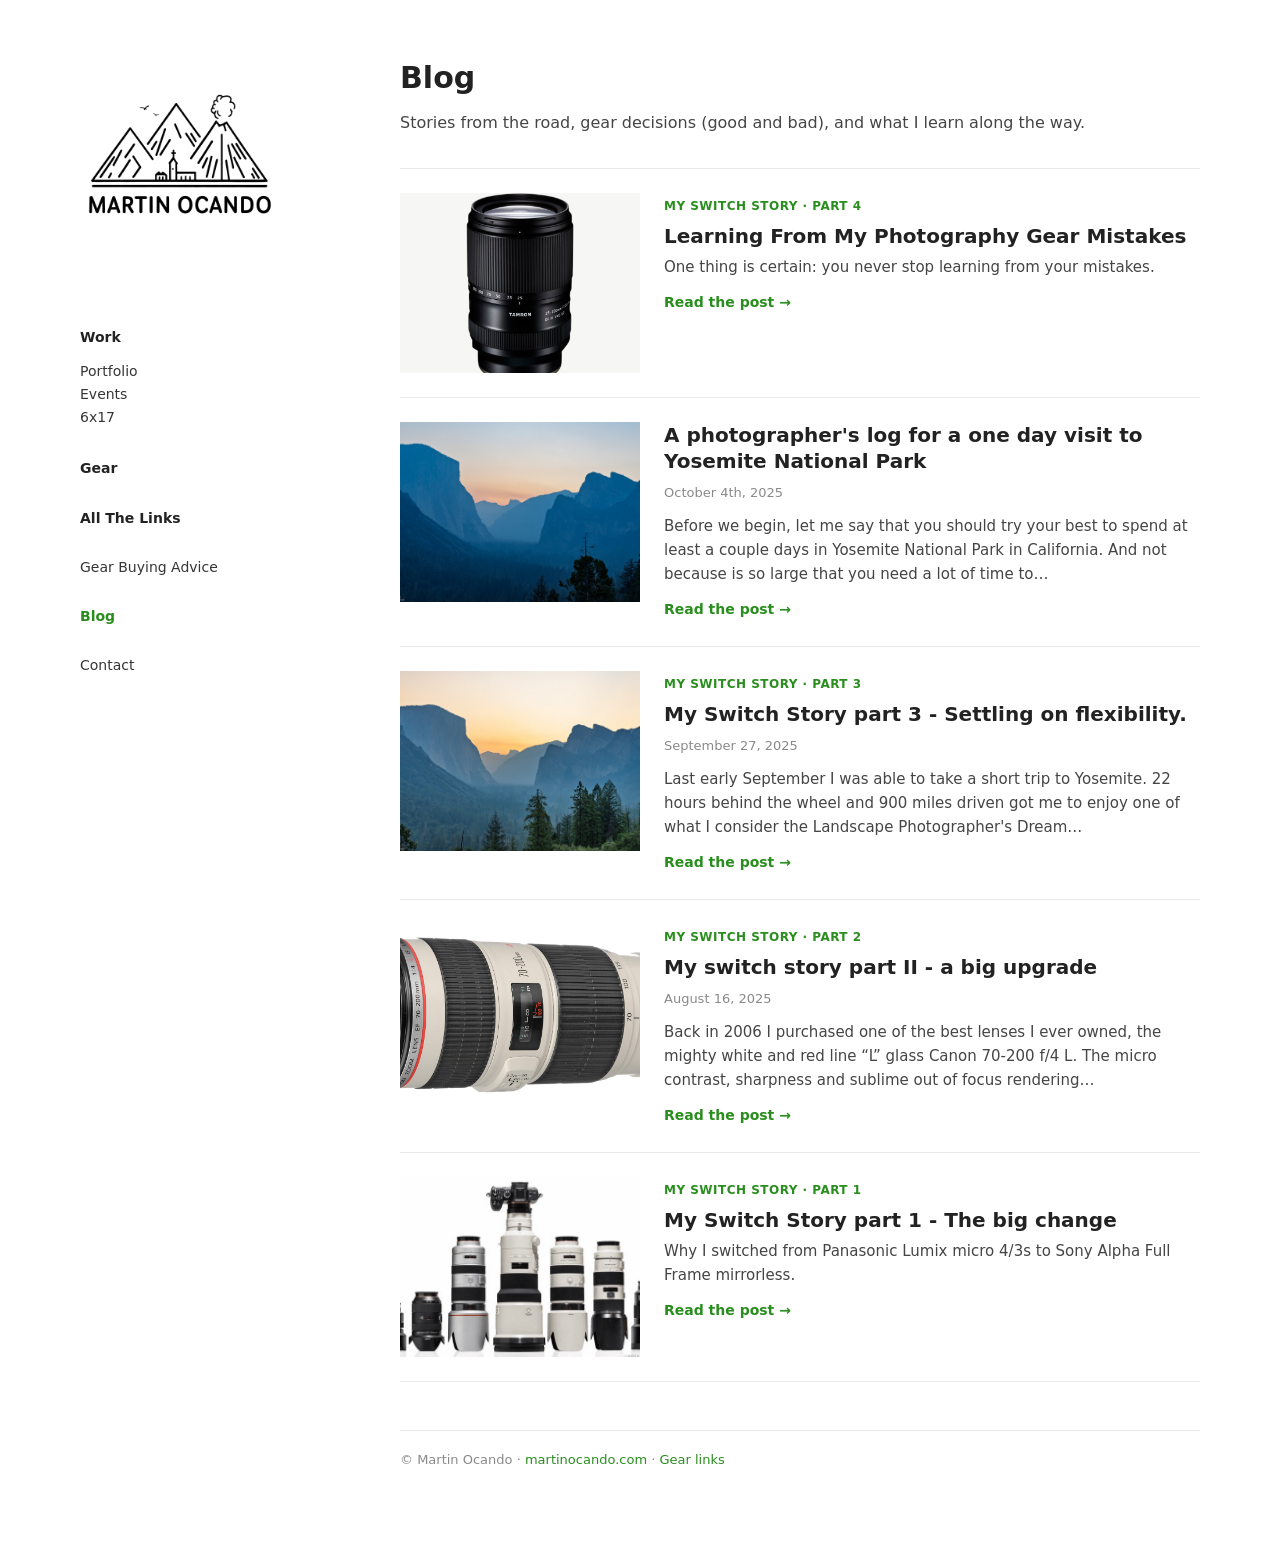
<file: index.html>
<!DOCTYPE html>
<html lang="en">
<head>
<meta charset="utf-8">
<meta name="viewport" content="width=device-width, initial-scale=1">
<title>Blog · Martin Ocando</title>
<meta name="description" content="Photography stories, trip logs and gear decisions by Martin Ocando.">
<link rel="canonical" href="https://blog.martinocando.com/">
<link rel="icon" type="image/png" href="/siteicon_white.png">
<meta property="og:title" content="Blog · Martin Ocando">
<meta property="og:description" content="Photography stories, trip logs and gear decisions by Martin Ocando.">
<meta property="og:url" content="https://blog.martinocando.com/">
<meta property="og:type" content="website">
<link rel="stylesheet" href="/style.css">
</head>
<body>
<div class="layout">

<aside class="sidebar">
  <a class="logo" href="https://martinocando.com/portfolio"><img src="/logo.png" alt="Martin Ocando"></a>
  <button class="menu-toggle" type="button" aria-expanded="false" aria-controls="site-nav">Menu</button>
  <nav class="site-nav" id="site-nav" aria-label="martinocando.com">
    <div class="group">
      <a class="group-title" href="https://martinocando.com/work">Work</a>
      <a href="https://martinocando.com/portfolio">Portfolio</a>
      <a href="https://martinocando.com/events">Events</a>
      <a href="https://martinocando.com/6x17-1">6x17</a>
    </div>
    <div class="group">
      <a class="group-title" href="https://martinocando.com/gear-links">Gear</a>
    </div>
    <div class="group">
      <a class="nav-link" href="https://allthelinks.martinocando.com/">All The Links</a>
    </div>
    <div class="group">
      <a href="https://martinocando.com/purchasing-gear">Gear Buying Advice</a>
    </div>
    <div class="group">
      <a class="nav-link current" href="/">Blog</a>
    </div>
    <div class="group">
      <a href="https://martinocando.com/contact">Contact</a>
    </div>
  </nav>
</aside>

<main class="content" id="top">
<h1>Blog</h1>
<p class="lead">Stories from the road, gear decisions (good and bad), and what I learn along the way.</p>

<ol class="cards">
  <li class="card">
    <a class="card-img" href="/learning-from-mistakes"><img src="images/learning-from-mistakes-cover.png" alt="" loading="lazy"></a>
    <div class="card-text">
      <p class="card-series">My Switch Story · Part 4</p><h2><a href="/learning-from-mistakes">Learning From My Photography Gear Mistakes</a></h2>
      
      <p class="card-excerpt">One thing is certain: you never stop learning from your mistakes.</p>
      <a class="read" href="/learning-from-mistakes">Read the post →</a>
    </div>
  </li>
  <li class="card">
    <a class="card-img" href="/yosemite"><img src="images/yosemite-cover.jpg" alt="" loading="lazy"></a>
    <div class="card-text">
      <h2><a href="/yosemite">A photographer's log for a one day visit to Yosemite National Park</a></h2>
      <p class="card-date">October 4th, 2025</p>
      <p class="card-excerpt">Before we begin, let me say that you should try your best to spend at least a couple days in Yosemite National Park in California. And not because is so large that you need a lot of time to…</p>
      <a class="read" href="/yosemite">Read the post →</a>
    </div>
  </li>
  <li class="card">
    <a class="card-img" href="/switch-iii"><img src="images/switch-iii-cover.jpg" alt="" loading="lazy"></a>
    <div class="card-text">
      <p class="card-series">My Switch Story · Part 3</p><h2><a href="/switch-iii">My Switch Story part 3 - Settling on flexibility.</a></h2>
      <p class="card-date">September 27, 2025</p>
      <p class="card-excerpt">Last early September I was able to take a short trip to Yosemite. 22 hours behind the wheel and 900 miles driven got me to enjoy one of what I consider the Landscape Photographer's Dream…</p>
      <a class="read" href="/switch-iii">Read the post →</a>
    </div>
  </li>
  <li class="card">
    <a class="card-img" href="/switch-ii"><img src="images/switch-ii-cover.png" alt="" loading="lazy"></a>
    <div class="card-text">
      <p class="card-series">My Switch Story · Part 2</p><h2><a href="/switch-ii">My switch story part II - a big upgrade</a></h2>
      <p class="card-date">August 16, 2025</p>
      <p class="card-excerpt">Back in 2006 I purchased one of the best lenses I ever owned, the mighty white and red line “L” glass Canon 70-200 f/4 L. The micro contrast, sharpness and sublime out of focus rendering…</p>
      <a class="read" href="/switch-ii">Read the post →</a>
    </div>
  </li>
  <li class="card">
    <a class="card-img" href="/my-switch-story"><img src="images/my-switch-story-cover.jpg" alt="" loading="lazy"></a>
    <div class="card-text">
      <p class="card-series">My Switch Story · Part 1</p><h2><a href="/my-switch-story">My Switch Story part 1 - The big change</a></h2>
      
      <p class="card-excerpt">Why I switched from Panasonic Lumix micro 4/3s to Sony Alpha Full Frame mirrorless.</p>
      <a class="read" href="/my-switch-story">Read the post →</a>
    </div>
  </li>
</ol>

<footer>
  © Martin Ocando · <a href="https://martinocando.com/">martinocando.com</a> · <a href="https://allthelinks.martinocando.com/">Gear links</a>
</footer>
</main>

</div>
<script src="/site.js"></script>
</body>
</html>
</file>
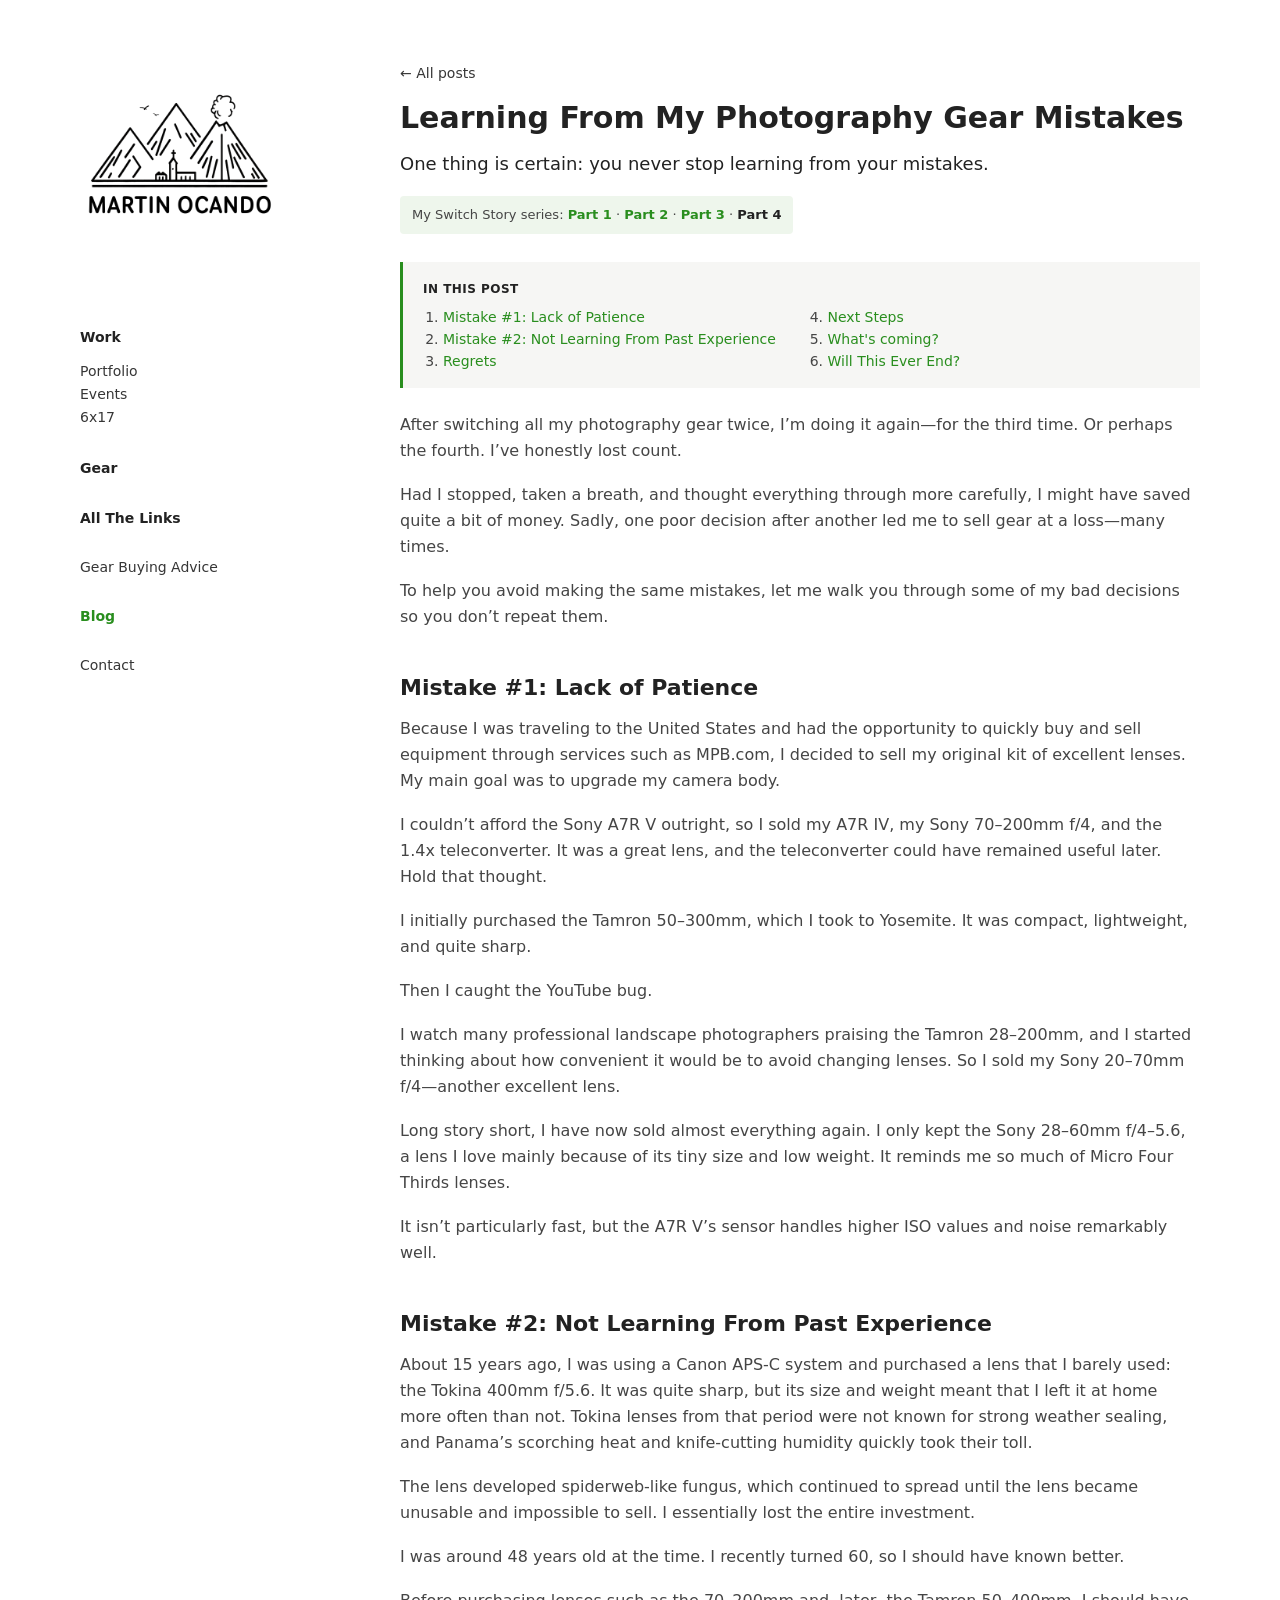
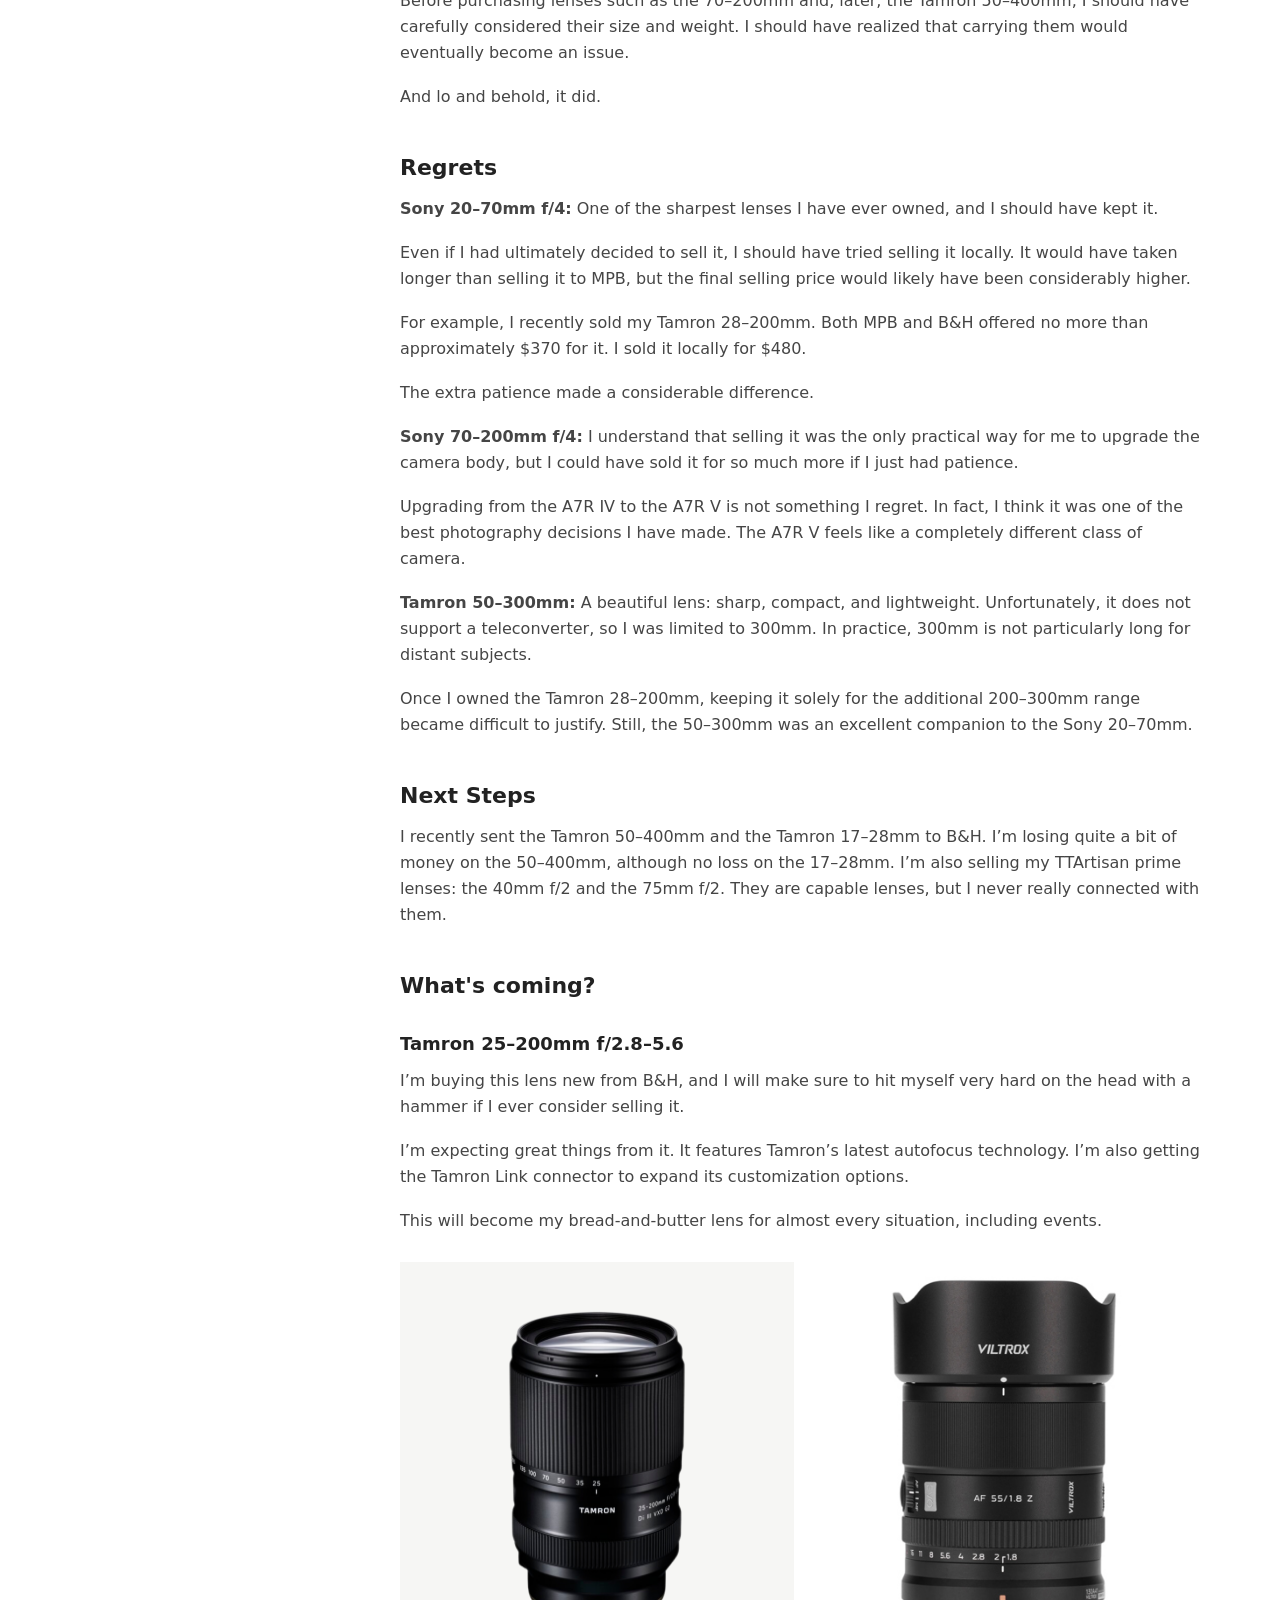
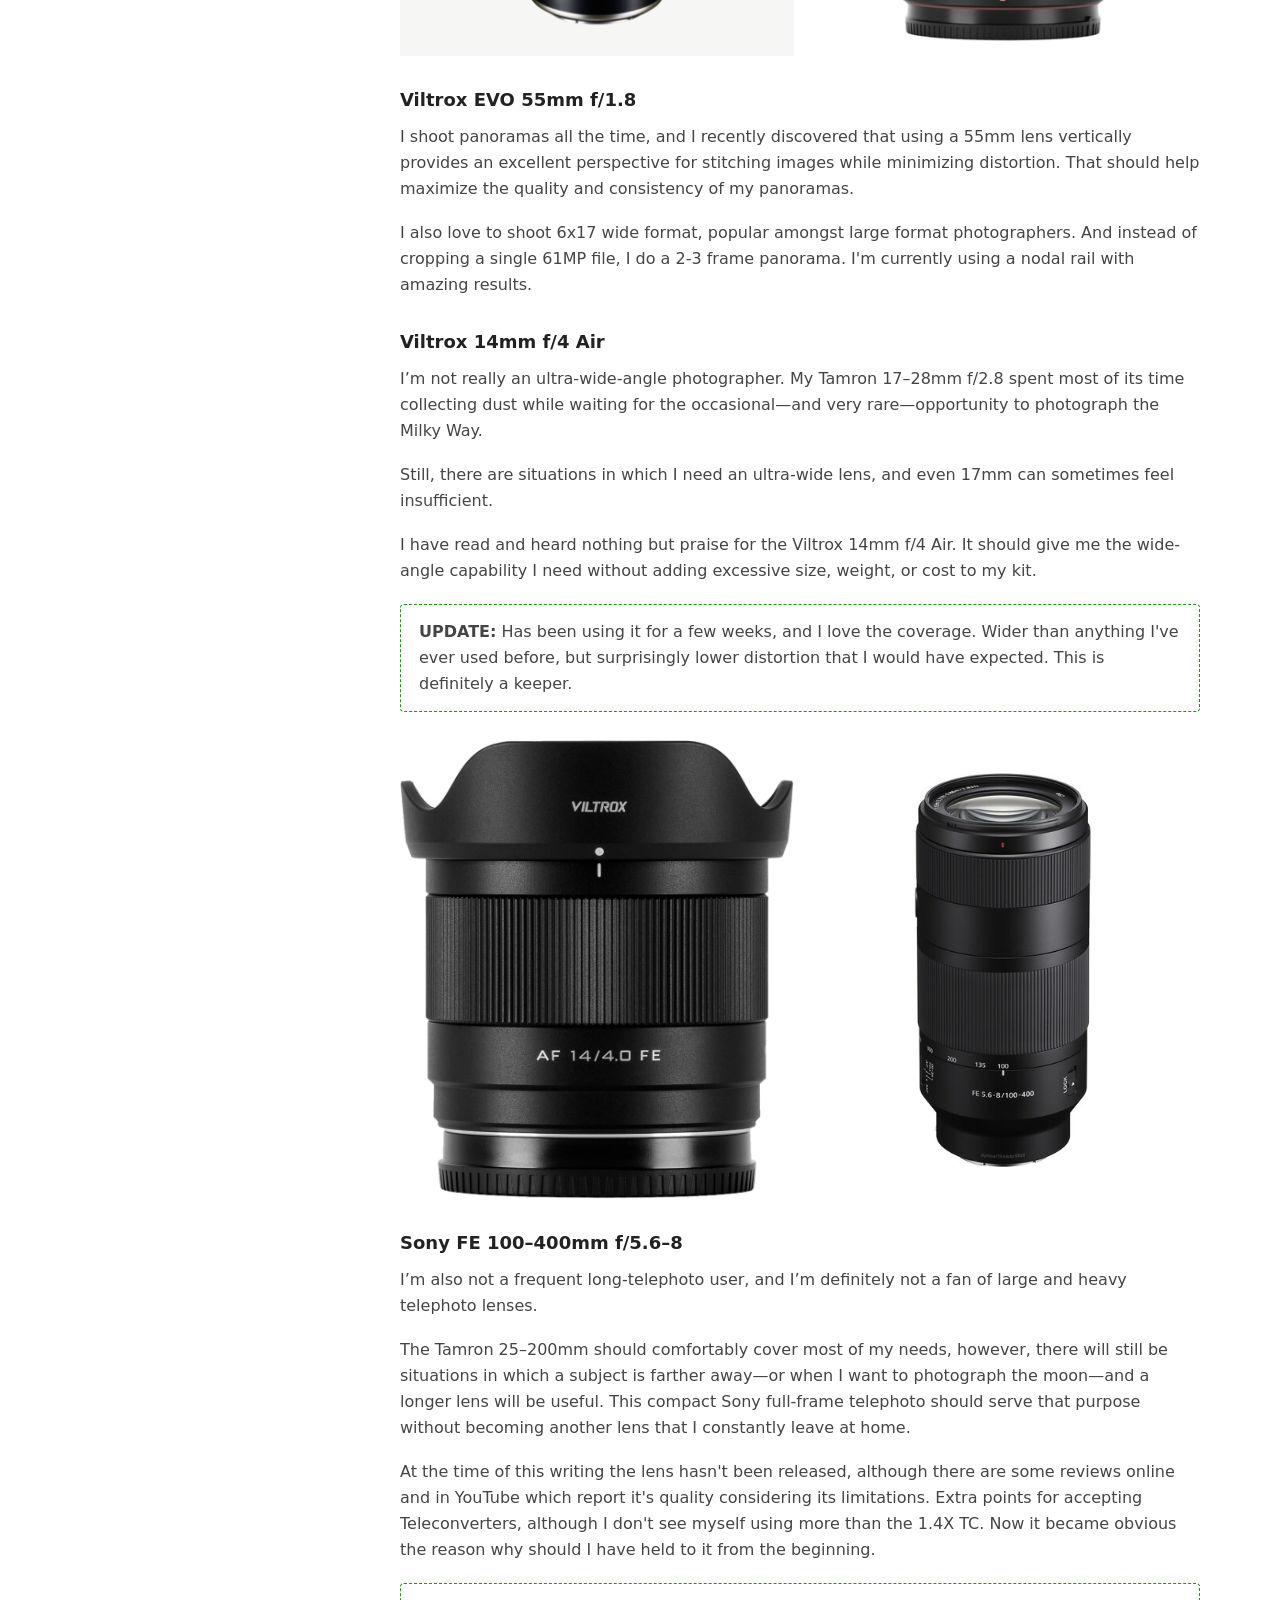
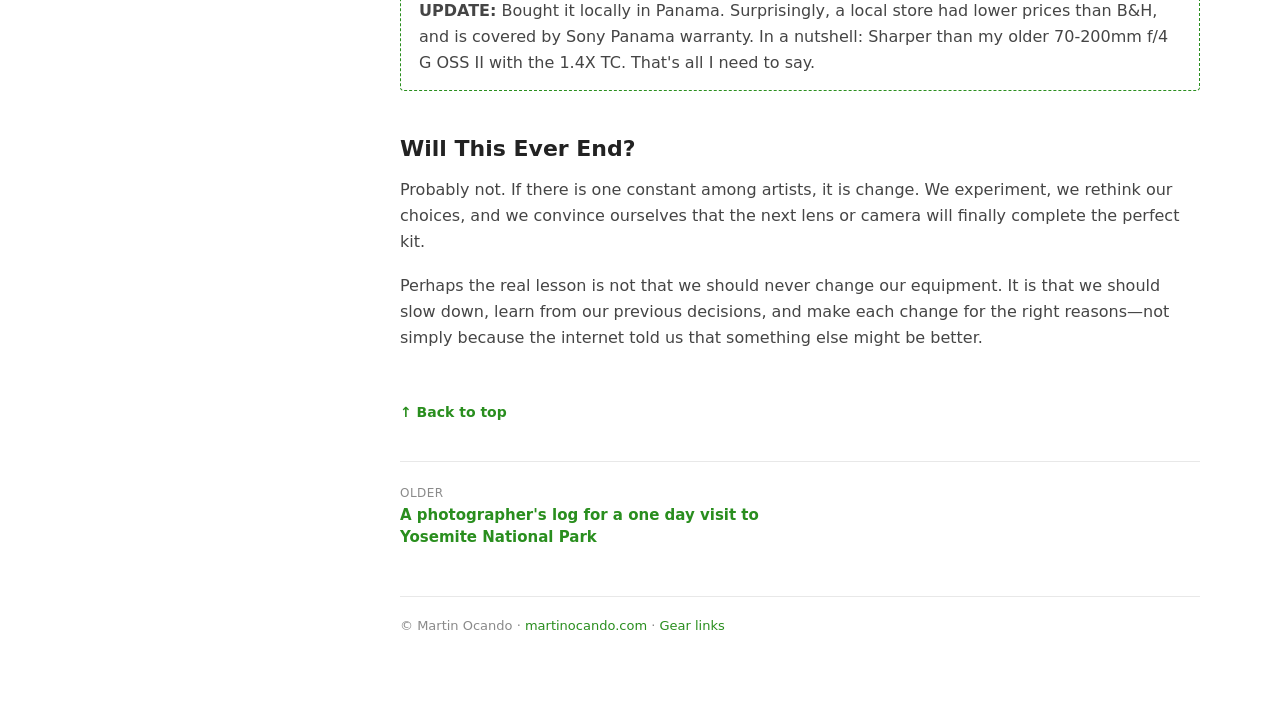
<file: learning-from-mistakes.html>
<!DOCTYPE html>
<html lang="en">
<head>
<meta charset="utf-8">
<meta name="viewport" content="width=device-width, initial-scale=1">
<title>Learning From My Photography Gear Mistakes · Martin Ocando</title>
<meta name="description" content="One thing is certain: you never stop learning from your mistakes.">
<link rel="canonical" href="https://blog.martinocando.com/learning-from-mistakes">
<link rel="icon" type="image/png" href="/siteicon_white.png">
<meta property="og:title" content="Learning From My Photography Gear Mistakes · Martin Ocando">
<meta property="og:description" content="One thing is certain: you never stop learning from your mistakes.">
<meta property="og:url" content="https://blog.martinocando.com/learning-from-mistakes">
<meta property="og:type" content="article">
<meta property="og:image" content="https://blog.martinocando.com/images/learning-from-mistakes-cover.png">
<link rel="stylesheet" href="/style.css">
</head>
<body>
<div class="layout">

<aside class="sidebar">
  <a class="logo" href="https://martinocando.com/portfolio"><img src="/logo.png" alt="Martin Ocando"></a>
  <button class="menu-toggle" type="button" aria-expanded="false" aria-controls="site-nav">Menu</button>
  <nav class="site-nav" id="site-nav" aria-label="martinocando.com">
    <div class="group">
      <a class="group-title" href="https://martinocando.com/work">Work</a>
      <a href="https://martinocando.com/portfolio">Portfolio</a>
      <a href="https://martinocando.com/events">Events</a>
      <a href="https://martinocando.com/6x17-1">6x17</a>
    </div>
    <div class="group">
      <a class="group-title" href="https://martinocando.com/gear-links">Gear</a>
    </div>
    <div class="group">
      <a class="nav-link" href="https://allthelinks.martinocando.com/">All The Links</a>
    </div>
    <div class="group">
      <a href="https://martinocando.com/purchasing-gear">Gear Buying Advice</a>
    </div>
    <div class="group">
      <a class="nav-link current" href="/">Blog</a>
    </div>
    <div class="group">
      <a href="https://martinocando.com/contact">Contact</a>
    </div>
  </nav>
</aside>

<main class="content" id="top">
<a class="back" href="/">← All posts</a>
<article>
<header class="post-header">
<h1>Learning From My Photography Gear Mistakes</h1>
<p class="dek">One thing is certain: you never stop learning from your mistakes.</p>
<p class="series">My Switch Story series: <a href="/my-switch-story">Part 1</a> · <a href="/switch-ii">Part 2</a> · <a href="/switch-iii">Part 3</a> · <strong>Part 4</strong></p>
</header>
<nav class="in-post" aria-label="In this post">
  <span>In this post</span>
  <ol>
    <li><a href="#mistake-1-lack-of-patience">Mistake #1: Lack of Patience</a></li>
    <li><a href="#mistake-2-not-learning-from-past-experience">Mistake #2: Not Learning From Past Experience</a></li>
    <li><a href="#regrets">Regrets</a></li>
    <li><a href="#next-steps">Next Steps</a></li>
    <li><a href="#what-s-coming">What's coming?</a></li>
    <li><a href="#will-this-ever-end">Will This Ever End?</a></li>
  </ol>
</nav>

<div class="post-body">
<p>After switching all my photography gear twice, I’m doing it again—for the third time. Or perhaps the fourth. I’ve honestly lost count.</p>

<p>Had I stopped, taken a breath, and thought everything through more carefully, I might have saved quite a bit of money. Sadly, one poor decision after another led me to sell gear at a loss—many times.</p>

<p>To help you avoid making the same mistakes, let me walk you through some of my bad decisions so you don’t repeat them.</p>

<h2 id="mistake-1-lack-of-patience">Mistake #1: Lack of Patience</h2>

<p>Because I was traveling to the United States and had the opportunity to quickly buy and sell equipment through services such as MPB.com, I decided to sell my original kit of excellent lenses. My main goal was to upgrade my camera body.</p>

<p>I couldn’t afford the Sony A7R V outright, so I sold my A7R IV, my Sony 70–200mm f/4, and the 1.4x teleconverter. It was a great lens, and the teleconverter could have remained useful later. Hold that thought.</p>

<p>I initially purchased the Tamron 50–300mm, which I took to Yosemite. It was compact, lightweight, and quite sharp.</p>

<p>Then I caught the YouTube bug.</p>

<p>I watch many professional landscape photographers praising the Tamron 28–200mm, and I started thinking about how convenient it would be to avoid changing lenses. So I sold my Sony 20–70mm f/4—another excellent lens.</p>

<p>Long story short, I have now sold almost everything again. I only kept the Sony 28–60mm f/4–5.6, a lens I love mainly because of its tiny size and low weight. It reminds me so much of Micro Four Thirds lenses.</p>

<p>It isn’t particularly fast, but the A7R V’s sensor handles higher ISO values and noise remarkably well.</p>

<h2 id="mistake-2-not-learning-from-past-experience">Mistake #2: Not Learning From Past Experience</h2>

<p>About 15 years ago, I was using a Canon APS-C system and purchased a lens that I barely used: the Tokina 400mm f/5.6. It was quite sharp, but its size and weight meant that I left it at home more often than not. Tokina lenses from that period were not known for strong weather sealing, and Panama’s scorching heat and knife-cutting humidity quickly took their toll.</p>

<p>The lens developed spiderweb-like fungus, which continued to spread until the lens became unusable and impossible to sell. I essentially lost the entire investment.</p>

<p>I was around 48 years old at the time. I recently turned 60, so I should have known better.</p>

<p>Before purchasing lenses such as the 70–200mm and, later, the Tamron 50–400mm, I should have carefully considered their size and weight. I should have realized that carrying them would eventually become an issue.</p>

<p>And lo and behold, it did.</p>

<h2 id="regrets">Regrets</h2>

<p><strong>Sony 20–70mm f/4:</strong> One of the sharpest lenses I have ever owned, and I should have kept it.</p>

<p>Even if I had ultimately decided to sell it, I should have tried selling it locally. It would have taken longer than selling it to MPB, but the final selling price would likely have been considerably higher.</p>

<p>For example, I recently sold my Tamron 28–200mm. Both MPB and B&amp;H offered no more than approximately $370 for it. I sold it locally for $480.</p>

<p>The extra patience made a considerable difference.</p>

<p><strong>Sony 70–200mm f/4:</strong> I understand that selling it was the only practical way for me to upgrade the camera body, but I could have sold it for so much more if I just had patience.</p>

<p>Upgrading from the A7R IV to the A7R V is not something I regret. In fact, I think it was one of the best photography decisions I have made. The A7R V feels like a completely different class of camera.</p>

<p><strong>Tamron 50–300mm:</strong> A beautiful lens: sharp, compact, and lightweight. Unfortunately, it does not support a teleconverter, so I was limited to 300mm. In practice, 300mm is not particularly long for distant subjects.</p>

<p>Once I owned the Tamron 28–200mm, keeping it solely for the additional 200–300mm range became difficult to justify. Still, the 50–300mm was an excellent companion to the Sony 20–70mm.</p>

<h2 id="next-steps">Next Steps</h2>

<p>I recently sent the Tamron 50–400mm and the Tamron 17–28mm to B&amp;H. I’m losing quite a bit of money on the 50–400mm, although no loss on the 17–28mm. I’m also selling my TTArtisan prime lenses: the 40mm f/2 and the 75mm f/2. They are capable lenses, but I never really connected with them.</p>

<h2 id="what-s-coming">What's coming?</h2>

<h3 id="tamron-25-200mm-f-2-8-5-6">Tamron 25–200mm f/2.8–5.6</h3>

<p>I’m buying this lens new from B&amp;H, and I will make sure to hit myself very hard on the head with a hammer if I ever consider selling it.</p>

<p>I’m expecting great things from it. It features Tamron’s latest autofocus technology. I’m also getting the Tamron Link connector to expand its customization options.</p>

<p>This will become my bread-and-butter lens for almost every situation, including events.</p>

<figure class="grid">
    <a href="images/learning-from-mistakes-01.png" target="_blank"><img src="images/learning-from-mistakes-01.png" alt="Learning From My Photography Gear Mistakes" loading="lazy"></a>
    <a href="images/learning-from-mistakes-02.png" target="_blank"><img src="images/learning-from-mistakes-02.png" alt="Learning From My Photography Gear Mistakes" loading="lazy"></a>
</figure>

<h3 id="viltrox-evo-55mm-f-1-8">Viltrox EVO 55mm f/1.8</h3>

<p>I shoot panoramas all the time, and I recently discovered that using a 55mm lens vertically provides an excellent perspective for stitching images while minimizing distortion. That should help maximize the quality and consistency of my panoramas.</p>

<p>I also love to shoot 6x17 wide format, popular amongst large format photographers. And instead of cropping a single 61MP file, I do a 2-3 frame panorama. I'm currently using a nodal rail with amazing results.</p>

<h3 id="viltrox-14mm-f-4-air">Viltrox 14mm f/4 Air</h3>

<p>I’m not really an ultra-wide-angle photographer. My Tamron 17–28mm f/2.8 spent most of its time collecting dust while waiting for the occasional—and very rare—opportunity to photograph the Milky Way.</p>

<p>Still, there are situations in which I need an ultra-wide lens, and even 17mm can sometimes feel insufficient.</p>

<p>I have read and heard nothing but praise for the Viltrox 14mm f/4 Air. It should give me the wide-angle capability I need without adding excessive size, weight, or cost to my kit.</p>

<aside class="update"><p><strong>UPDATE:</strong> Has been using it for a few weeks, and I love the coverage. Wider than anything I've ever used before, but surprisingly lower distortion that I would have expected. This is definitely a keeper.</p></aside>

<figure class="grid">
    <a href="images/learning-from-mistakes-03.png" target="_blank"><img src="images/learning-from-mistakes-03.png" alt="Learning From My Photography Gear Mistakes" loading="lazy"></a>
    <a href="images/learning-from-mistakes-04.png" target="_blank"><img src="images/learning-from-mistakes-04.png" alt="Learning From My Photography Gear Mistakes" loading="lazy"></a>
</figure>

<h3 id="sony-fe-100-400mm-f-5-6-8">Sony FE 100–400mm f/5.6–8</h3>

<p>I’m also not a frequent long-telephoto user, and I’m definitely not a fan of large and heavy telephoto lenses.</p>

<p>The Tamron 25–200mm should comfortably cover most of my needs, however, there will still be situations in which a subject is farther away—or when I want to photograph the moon—and a longer lens will be useful. This compact Sony full-frame telephoto should serve that purpose without becoming another lens that I constantly leave at home.</p>

<p>At the time of this writing the lens hasn't been released, although there are some reviews online and in YouTube which report it's quality considering its limitations. Extra points for accepting Teleconverters, although I don't see myself using more than the 1.4X TC. Now it became obvious the reason why should I have held to it from the beginning.</p>

<aside class="update"><p><strong>UPDATE:</strong> Bought it locally in Panama. Surprisingly, a local store had lower prices than B&amp;H, and is covered by Sony Panama warranty. In a nutshell: Sharper than my older 70-200mm f/4 G OSS II with the 1.4X TC. That's all I need to say.</p></aside>

<h2 id="will-this-ever-end">Will This Ever End?</h2>

<p>Probably not. If there is one constant among artists, it is change. We experiment, we rethink our choices, and we convince ourselves that the next lens or camera will finally complete the perfect kit.</p>

<p>Perhaps the real lesson is not that we should never change our equipment. It is that we should slow down, learn from our previous decisions, and make each change for the right reasons—not simply because the internet told us that something else might be better.</p>
</div>
</article>

<a class="top" href="#top">↑ Back to top</a>
<nav class="prev-next"><a class="older" href="/yosemite"><span>Older</span>A photographer's log for a one day visit to Yosemite National Park</a><span></span></nav>

<footer>
  © Martin Ocando · <a href="https://martinocando.com/">martinocando.com</a> · <a href="https://allthelinks.martinocando.com/">Gear links</a>
</footer>
</main>

</div>
<script src="/site.js"></script>
</body>
</html>
</file>
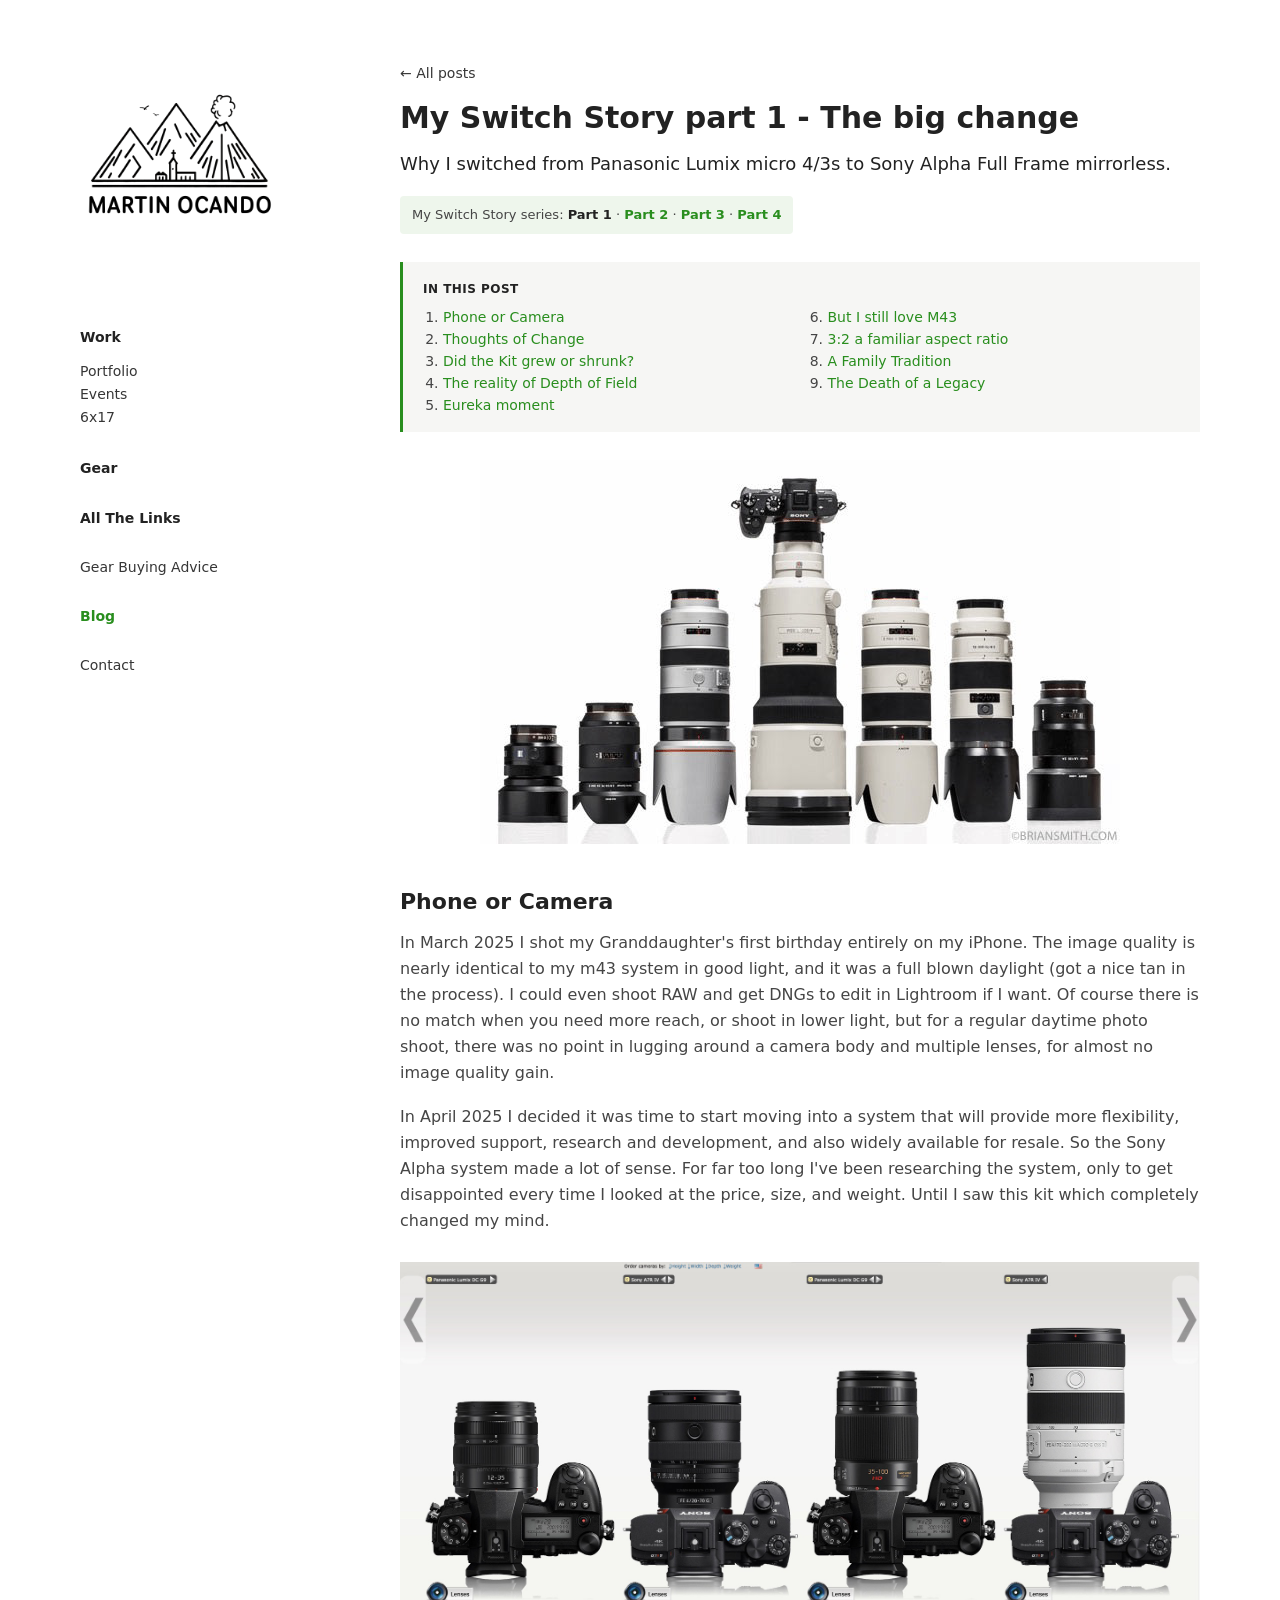
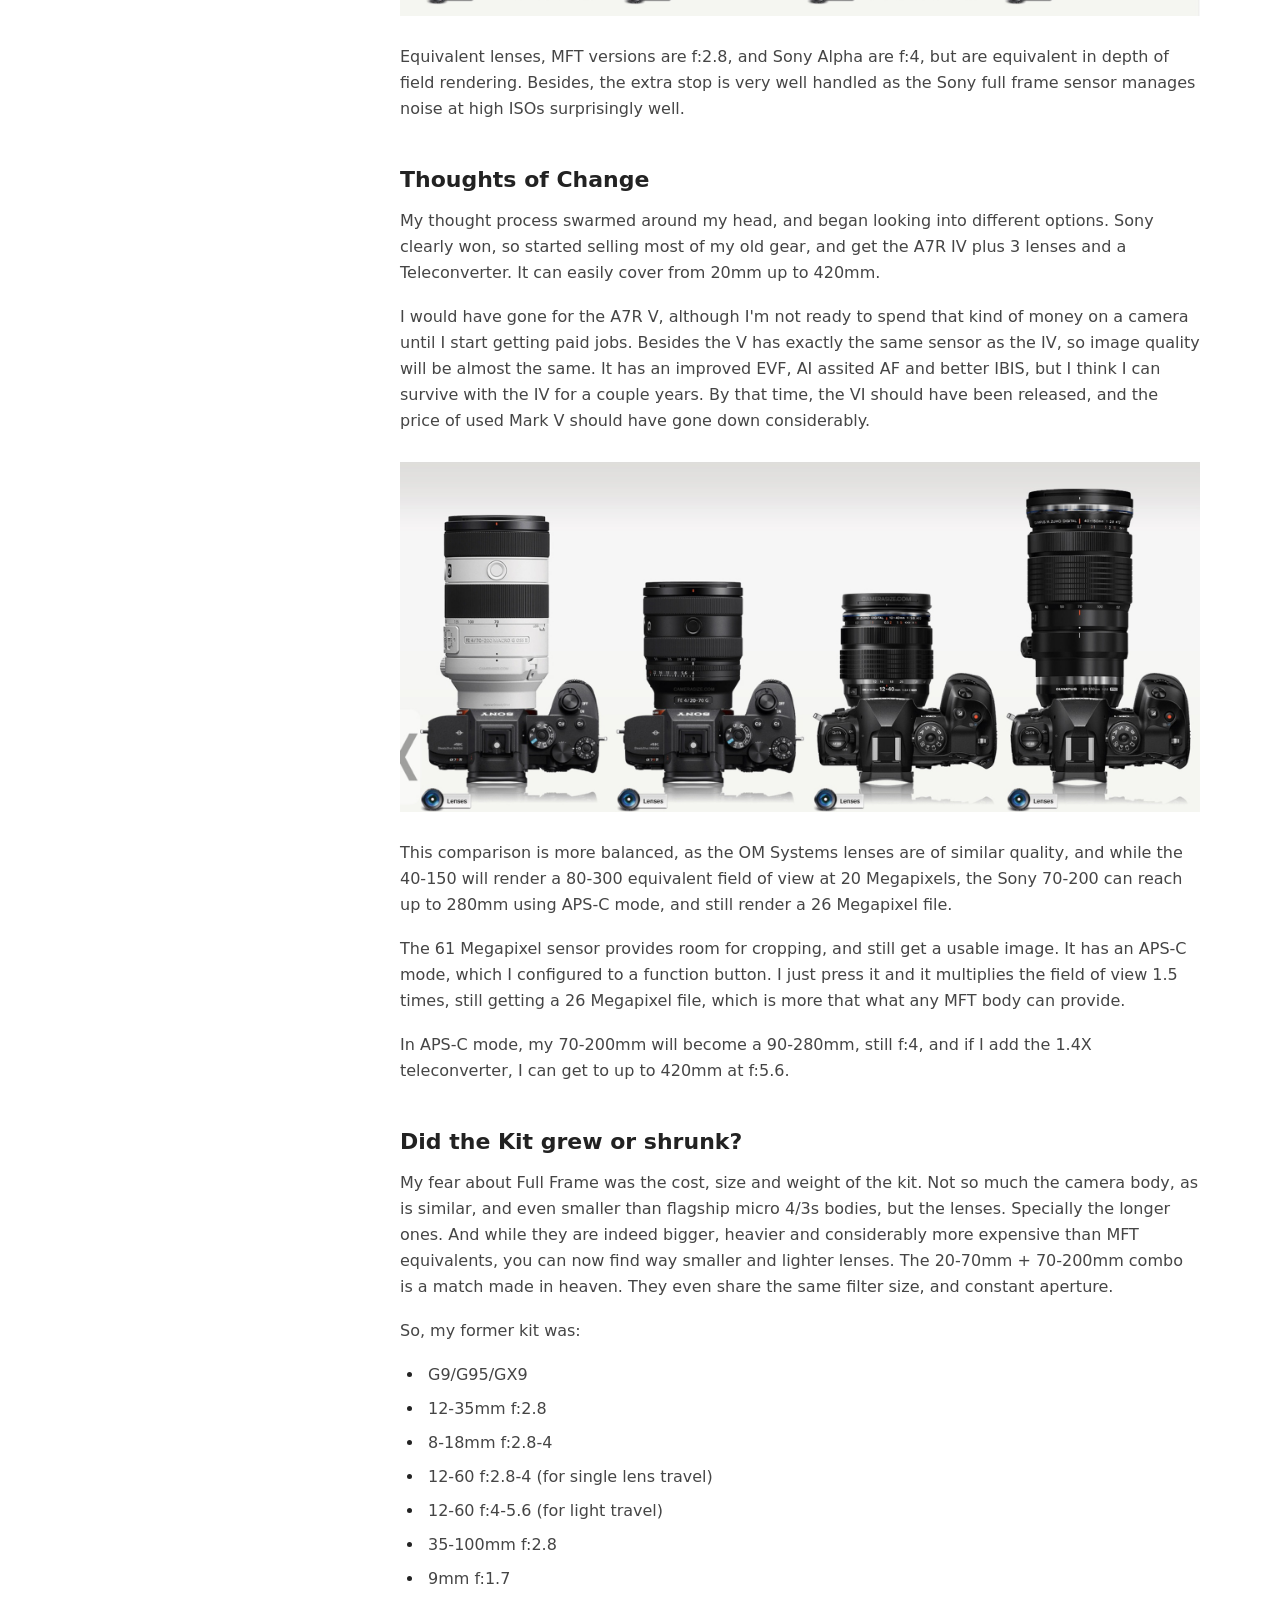
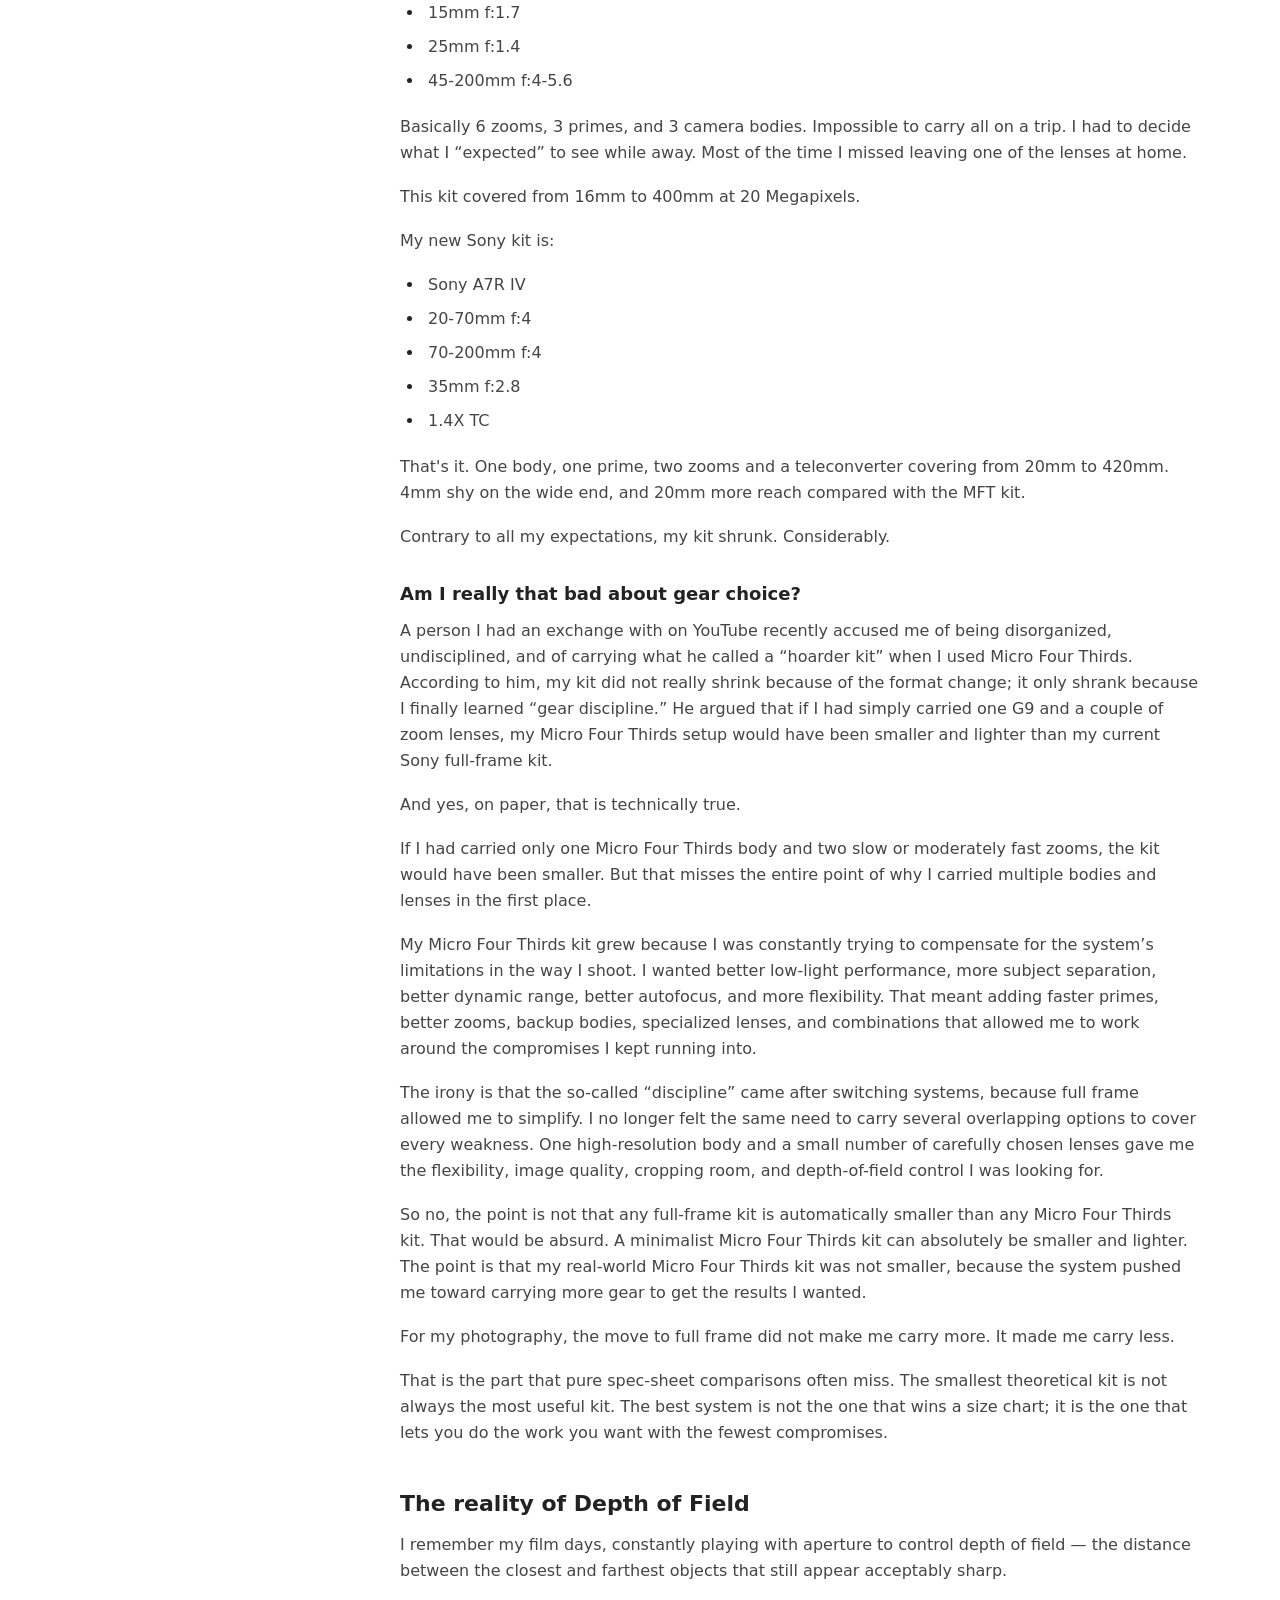
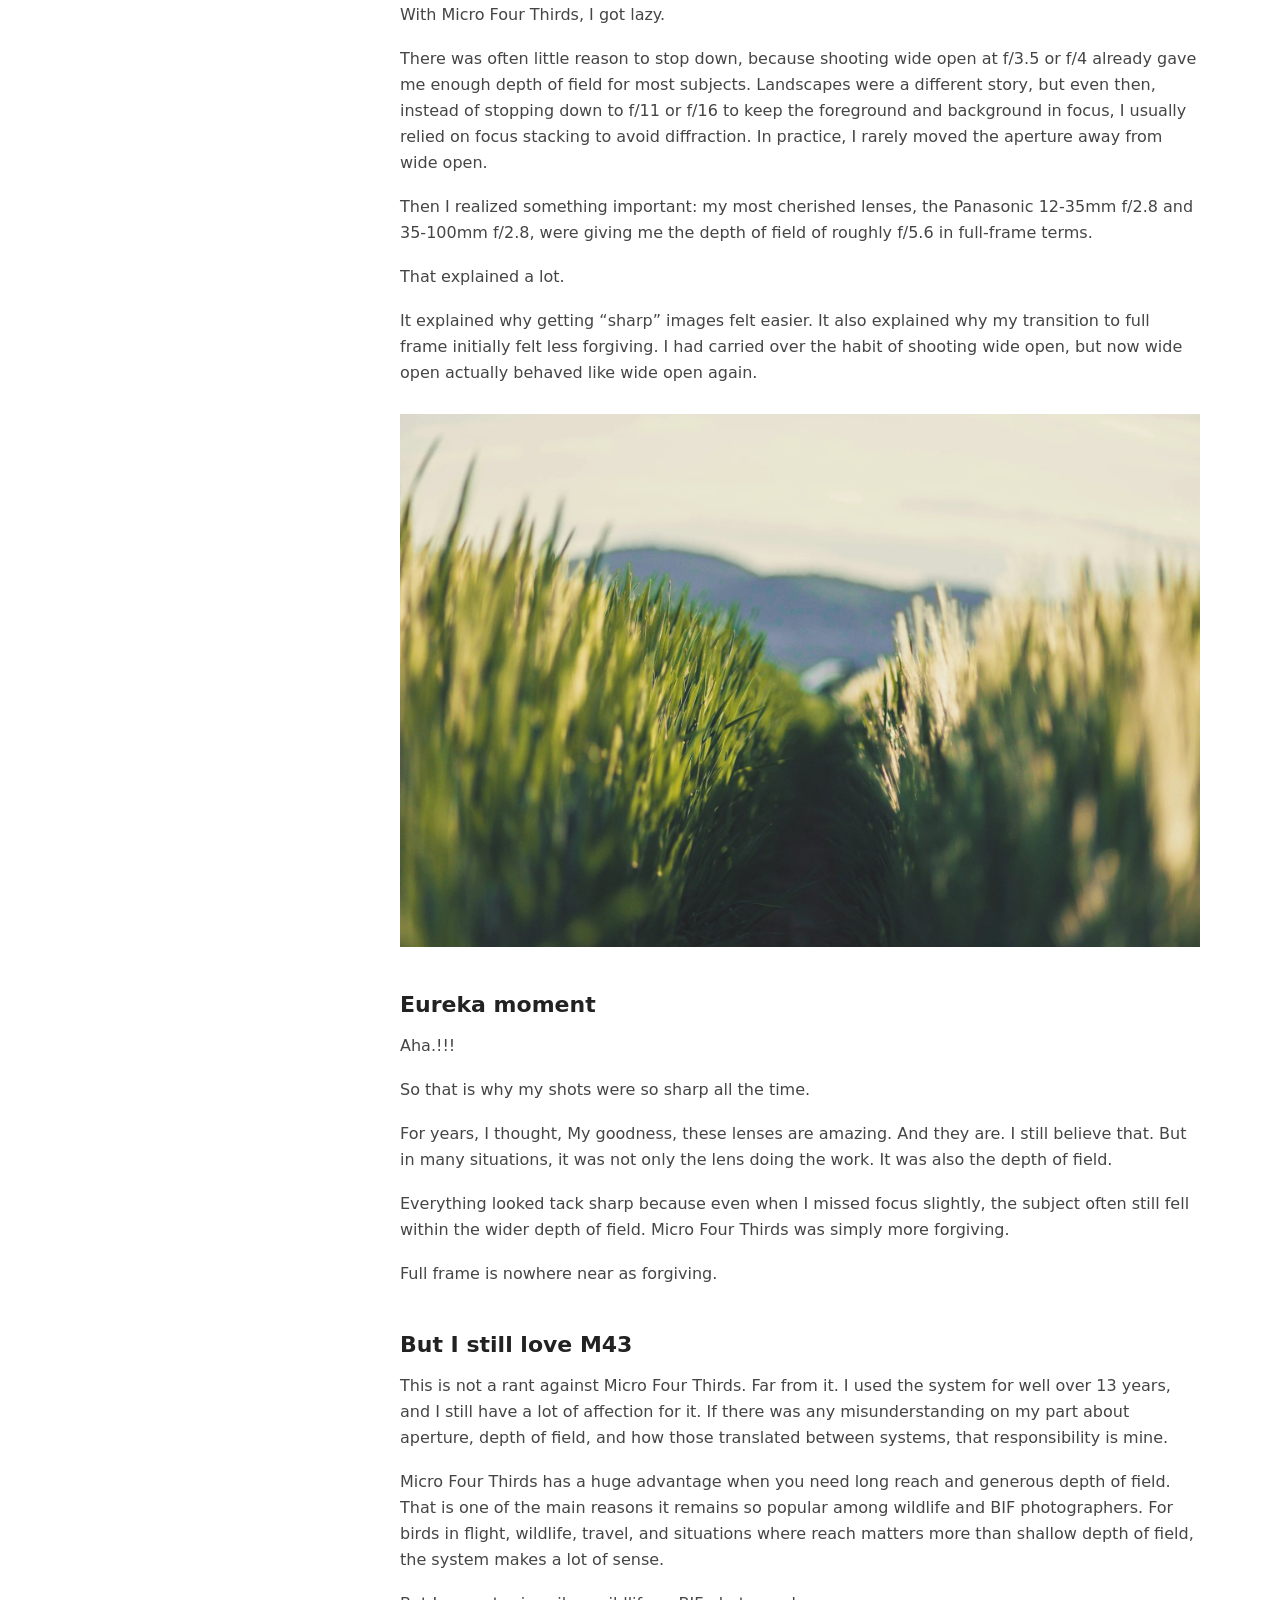
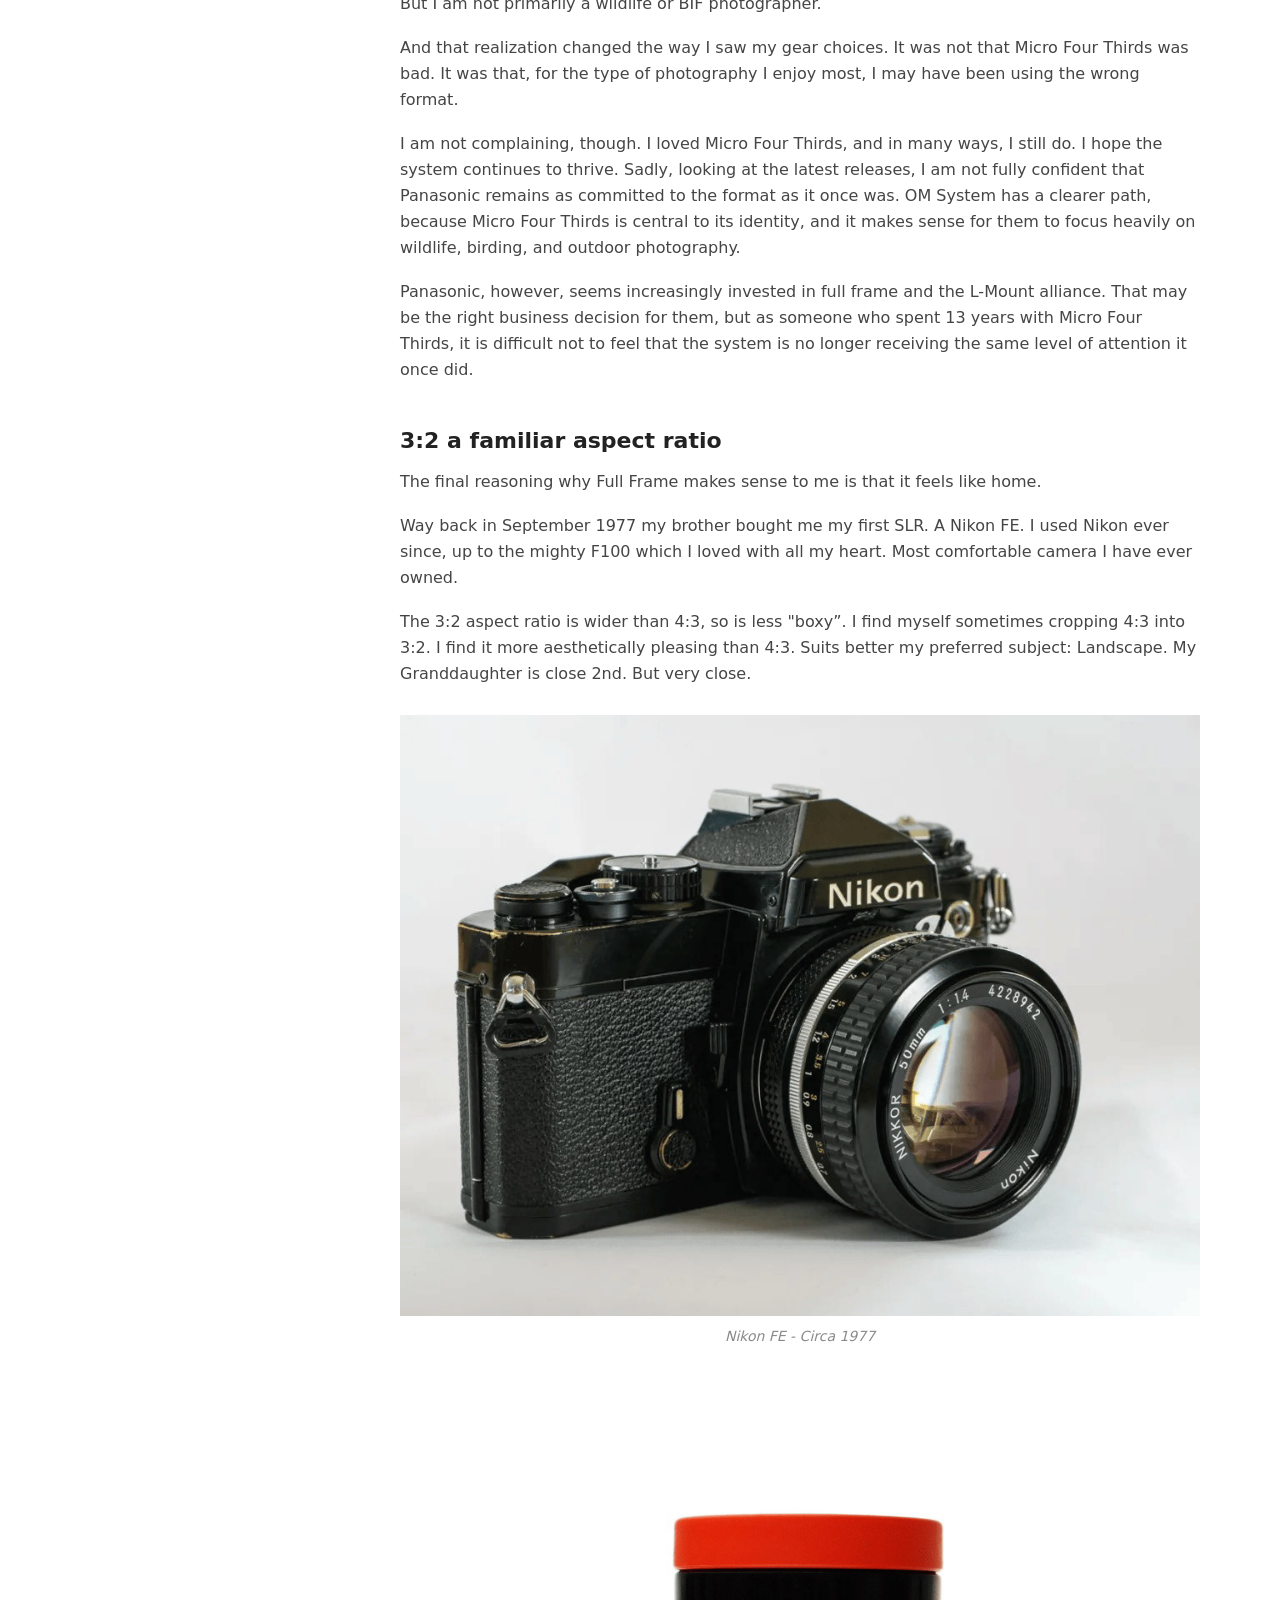
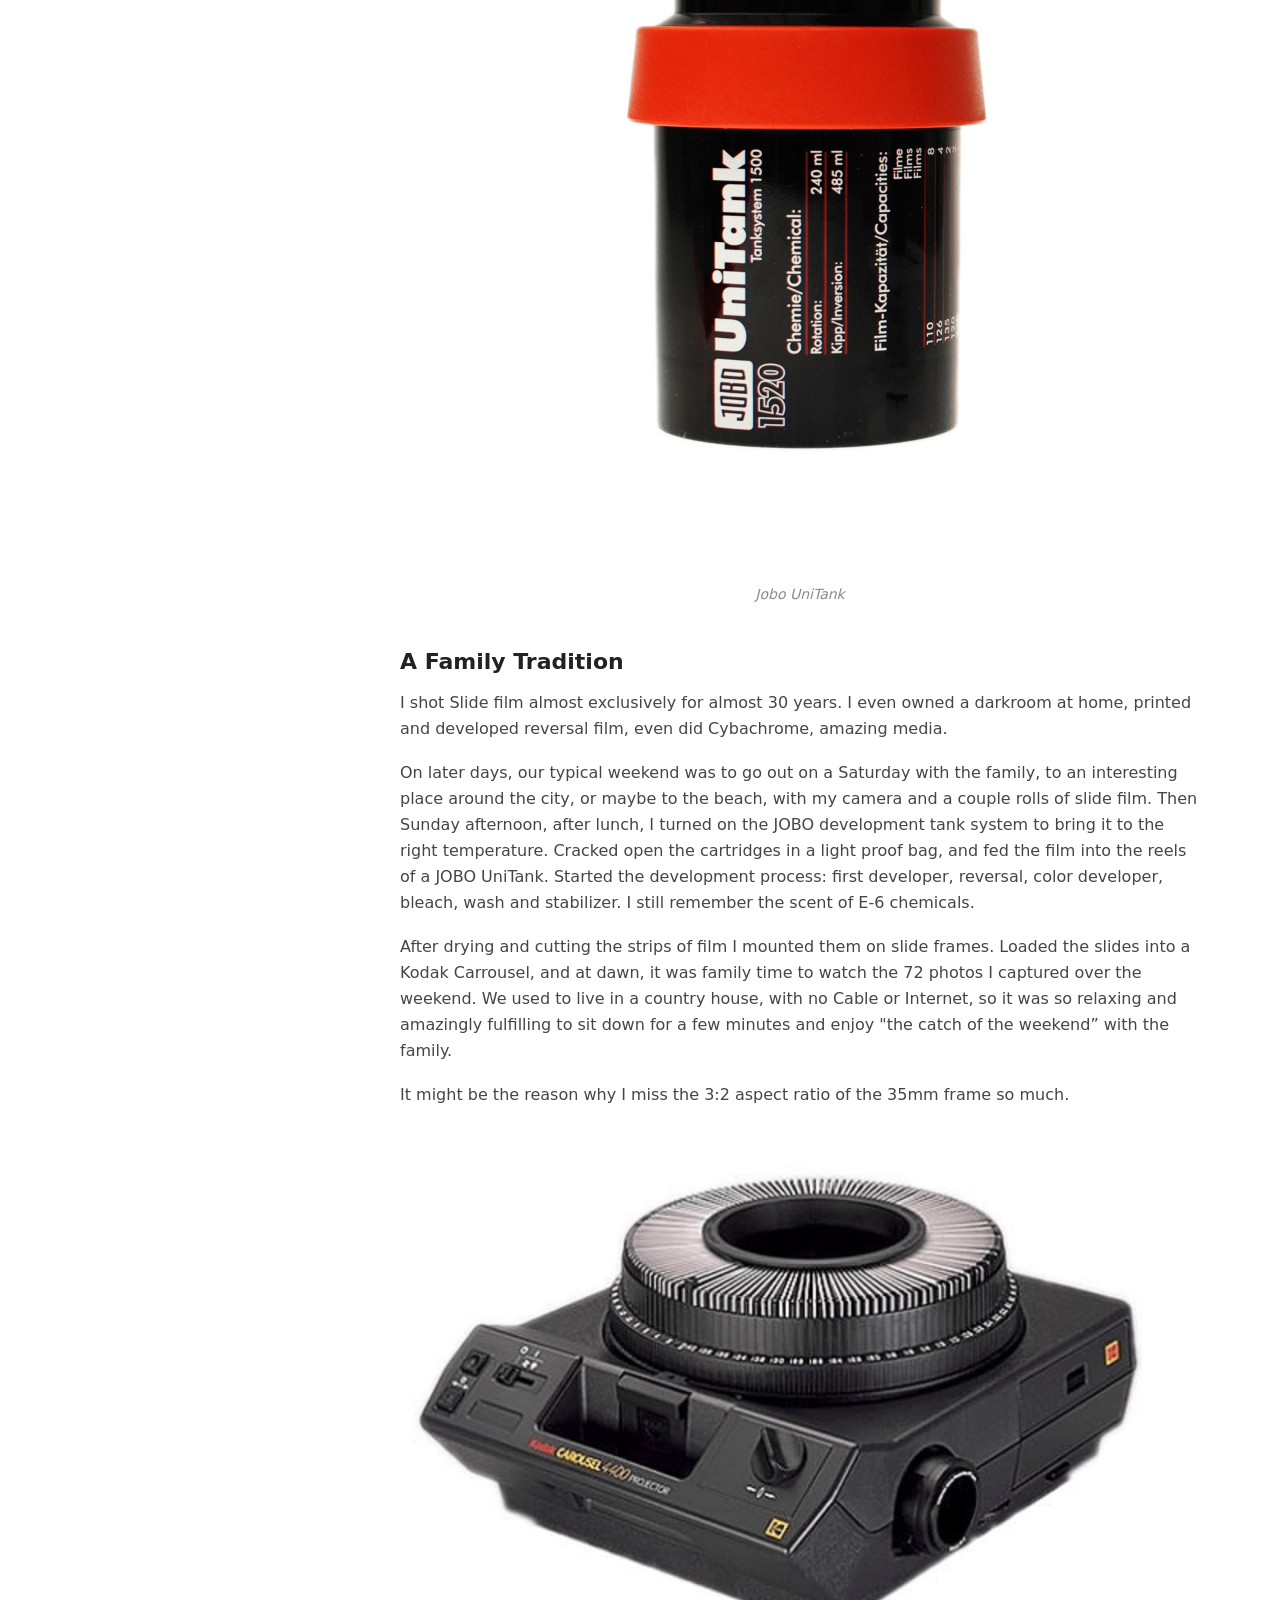
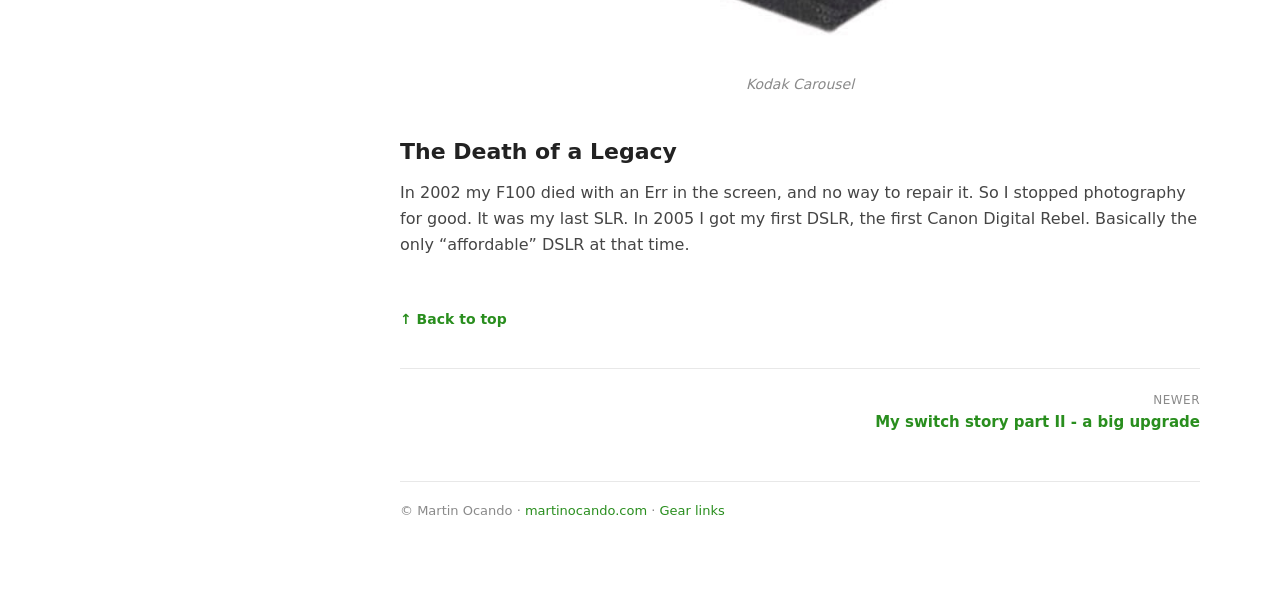
<file: my-switch-story.html>
<!DOCTYPE html>
<html lang="en">
<head>
<meta charset="utf-8">
<meta name="viewport" content="width=device-width, initial-scale=1">
<title>My Switch Story part 1 - The big change · Martin Ocando</title>
<meta name="description" content="Why I switched from Panasonic Lumix micro 4/3s to Sony Alpha Full Frame mirrorless.">
<link rel="canonical" href="https://blog.martinocando.com/my-switch-story">
<link rel="icon" type="image/png" href="/siteicon_white.png">
<meta property="og:title" content="My Switch Story part 1 - The big change · Martin Ocando">
<meta property="og:description" content="Why I switched from Panasonic Lumix micro 4/3s to Sony Alpha Full Frame mirrorless.">
<meta property="og:url" content="https://blog.martinocando.com/my-switch-story">
<meta property="og:type" content="article">
<meta property="og:image" content="https://blog.martinocando.com/images/my-switch-story-cover.jpg">
<link rel="stylesheet" href="/style.css">
</head>
<body>
<div class="layout">

<aside class="sidebar">
  <a class="logo" href="https://martinocando.com/portfolio"><img src="/logo.png" alt="Martin Ocando"></a>
  <button class="menu-toggle" type="button" aria-expanded="false" aria-controls="site-nav">Menu</button>
  <nav class="site-nav" id="site-nav" aria-label="martinocando.com">
    <div class="group">
      <a class="group-title" href="https://martinocando.com/work">Work</a>
      <a href="https://martinocando.com/portfolio">Portfolio</a>
      <a href="https://martinocando.com/events">Events</a>
      <a href="https://martinocando.com/6x17-1">6x17</a>
    </div>
    <div class="group">
      <a class="group-title" href="https://martinocando.com/gear-links">Gear</a>
    </div>
    <div class="group">
      <a class="nav-link" href="https://allthelinks.martinocando.com/">All The Links</a>
    </div>
    <div class="group">
      <a href="https://martinocando.com/purchasing-gear">Gear Buying Advice</a>
    </div>
    <div class="group">
      <a class="nav-link current" href="/">Blog</a>
    </div>
    <div class="group">
      <a href="https://martinocando.com/contact">Contact</a>
    </div>
  </nav>
</aside>

<main class="content" id="top">
<a class="back" href="/">← All posts</a>
<article>
<header class="post-header">
<h1>My Switch Story part 1 - The big change</h1>
<p class="dek">Why I switched from Panasonic Lumix micro 4/3s to Sony Alpha Full Frame mirrorless.</p>
<p class="series">My Switch Story series: <strong>Part 1</strong> · <a href="/switch-ii">Part 2</a> · <a href="/switch-iii">Part 3</a> · <a href="/learning-from-mistakes">Part 4</a></p>
</header>
<nav class="in-post" aria-label="In this post">
  <span>In this post</span>
  <ol>
    <li><a href="#phone-or-camera">Phone or Camera</a></li>
    <li><a href="#thoughts-of-change">Thoughts of Change</a></li>
    <li><a href="#did-the-kit-grew-or-shrunk">Did the Kit grew or shrunk?</a></li>
    <li><a href="#the-reality-of-depth-of-field">The reality of Depth of Field</a></li>
    <li><a href="#eureka-moment">Eureka moment</a></li>
    <li><a href="#but-i-still-love-m43">But I still love M43</a></li>
    <li><a href="#3-2-a-familiar-aspect-ratio">3:2 a familiar aspect ratio</a></li>
    <li><a href="#a-family-tradition">A Family Tradition</a></li>
    <li><a href="#the-death-of-a-legacy">The Death of a Legacy</a></li>
  </ol>
</nav>

<div class="post-body">
<figure class="">
    <a href="images/my-switch-story-01.jpg" target="_blank"><img src="images/my-switch-story-01.jpg" alt="My Switch Story part 1 - The big change" loading="lazy"></a>
</figure>

<h2 id="phone-or-camera">Phone or Camera</h2>

<p>In March 2025 I shot my Granddaughter's first birthday entirely on my iPhone. The image quality is nearly identical to my m43 system in good light, and it was a full blown daylight (got a nice tan in the process). I could even shoot RAW and get DNGs to edit in Lightroom if I want. Of course there is no match when you need more reach, or shoot in lower light, but for a regular daytime photo shoot, there was no point in lugging around a camera body and multiple lenses, for almost no image quality gain.</p>

<p>In April 2025 I decided it was time to start moving into a system that will provide more flexibility, improved support, research and development, and also widely available for resale. So the Sony Alpha system made a lot of sense. For far too long I've been researching the system, only to get disappointed every time I looked at the price, size, and weight. Until I saw this kit which completely changed my mind.</p>

<figure class="">
    <a href="images/my-switch-story-02.jpg" target="_blank"><img src="images/my-switch-story-02.jpg" alt="My Switch Story part 1 - The big change" loading="lazy"></a>
</figure>

<p>Equivalent lenses, MFT versions are f:2.8, and Sony Alpha are f:4, but are equivalent in depth of field rendering. Besides, the extra stop is very well handled as the Sony full frame sensor manages noise at high ISOs surprisingly well.</p>

<h2 id="thoughts-of-change">Thoughts of Change</h2>

<p>My thought process swarmed around my head, and began looking into different options. Sony clearly won, so started selling most of my old gear, and get the A7R IV plus 3 lenses and a Teleconverter. It can easily cover from 20mm up to 420mm.</p>

<p>I would have gone for the A7R V, although I'm not ready to spend that kind of money on a camera until I start getting paid jobs. Besides the V has exactly the same sensor as the IV, so image quality will be almost the same. It has an improved EVF, AI assited AF and better IBIS, but I think I can survive with the IV for a couple years. By that time, the VI should have been released, and the price of used Mark V should have gone down considerably.</p>

<figure class="">
    <a href="images/my-switch-story-03.jpg" target="_blank"><img src="images/my-switch-story-03.jpg" alt="My Switch Story part 1 - The big change" loading="lazy"></a>
</figure>

<p>This comparison is more balanced, as the OM Systems lenses are of similar quality, and while the 40-150 will render a 80-300 equivalent field of view at 20 Megapixels, the Sony 70-200 can reach up to 280mm using APS-C mode, and still render a 26 Megapixel file.</p>

<p>The 61 Megapixel sensor provides room for cropping, and still get a usable image. It has an APS-C mode, which I configured to a function button. I just press it and it multiplies the field of view 1.5 times, still getting a 26 Megapixel file, which is more that what any MFT body can provide.</p>

<p>In APS-C mode, my 70-200mm will become a 90-280mm, still f:4, and if I add the 1.4X teleconverter, I can get to up to 420mm at f:5.6.</p>

<h2 id="did-the-kit-grew-or-shrunk">Did the Kit grew or shrunk?</h2>

<p>My fear about Full Frame was the cost, size and weight of the kit. Not so much the camera body, as is similar, and even smaller than flagship micro 4/3s bodies, but the lenses. Specially the longer ones. And while they are indeed bigger, heavier and considerably more expensive than MFT equivalents, you can now find way smaller and lighter lenses. The 20-70mm + 70-200mm combo is a match made in heaven. They even share the same filter size, and constant aperture.</p>

<p>So, my former kit was:</p>

<ul>
  <li>G9/G95/GX9</li>
  <li>12-35mm f:2.8</li>
  <li>8-18mm f:2.8-4</li>
  <li>12-60 f:2.8-4 (for single lens travel)</li>
  <li>12-60 f:4-5.6 (for light travel)</li>
  <li>35-100mm f:2.8</li>
  <li>9mm f:1.7</li>
  <li>15mm f:1.7</li>
  <li>25mm f:1.4</li>
  <li>45-200mm f:4-5.6</li>
</ul>

<p>Basically 6 zooms, 3 primes, and 3 camera bodies. Impossible to carry all on a trip. I had to decide what I “expected” to see while away. Most of the time I missed leaving one of the lenses at home.</p>

<p>This kit covered from 16mm to 400mm at 20 Megapixels.</p>

<p>My new Sony kit is:</p>

<ul>
  <li>Sony A7R IV</li>
  <li>20-70mm f:4</li>
  <li>70-200mm f:4</li>
  <li>35mm f:2.8</li>
  <li>1.4X TC</li>
</ul>

<p>That's it. One body, one prime, two zooms and a teleconverter covering from 20mm to 420mm. 4mm shy on the wide end, and 20mm more reach compared with the MFT kit.</p>

<p>Contrary to all my expectations, my kit shrunk. Considerably.</p>

<h3 id="am-i-really-that-bad-about-gear-choice">Am I really that bad about gear choice?</h3>

<p>A person I had an exchange with on YouTube recently accused me of being disorganized, undisciplined, and of carrying what he called a “hoarder kit” when I used Micro Four Thirds. According to him, my kit did not really shrink because of the format change; it only shrank because I finally learned “gear discipline.” He argued that if I had simply carried one G9 and a couple of zoom lenses, my Micro Four Thirds setup would have been smaller and lighter than my current Sony full-frame kit.</p>

<p>And yes, on paper, that is technically true.</p>

<p>If I had carried only one Micro Four Thirds body and two slow or moderately fast zooms, the kit would have been smaller. But that misses the entire point of why I carried multiple bodies and lenses in the first place.</p>

<p>My Micro Four Thirds kit grew because I was constantly trying to compensate for the system’s limitations in the way I shoot. I wanted better low-light performance, more subject separation, better dynamic range, better autofocus, and more flexibility. That meant adding faster primes, better zooms, backup bodies, specialized lenses, and combinations that allowed me to work around the compromises I kept running into.</p>

<p>The irony is that the so-called “discipline” came after switching systems, because full frame allowed me to simplify. I no longer felt the same need to carry several overlapping options to cover every weakness. One high-resolution body and a small number of carefully chosen lenses gave me the flexibility, image quality, cropping room, and depth-of-field control I was looking for.</p>

<p>So no, the point is not that any full-frame kit is automatically smaller than any Micro Four Thirds kit. That would be absurd. A minimalist Micro Four Thirds kit can absolutely be smaller and lighter. The point is that my real-world Micro Four Thirds kit was not smaller, because the system pushed me toward carrying more gear to get the results I wanted.</p>

<p>For my photography, the move to full frame did not make me carry more. It made me carry less.</p>

<p>That is the part that pure spec-sheet comparisons often miss. The smallest theoretical kit is not always the most useful kit. The best system is not the one that wins a size chart; it is the one that lets you do the work you want with the fewest compromises.</p>

<h2 id="the-reality-of-depth-of-field">The reality of Depth of Field</h2>

<p>I remember my film days, constantly playing with aperture to control depth of field — the distance between the closest and farthest objects that still appear acceptably sharp.</p>

<p>With Micro Four Thirds, I got lazy.</p>

<p>There was often little reason to stop down, because shooting wide open at f/3.5 or f/4 already gave me enough depth of field for most subjects. Landscapes were a different story, but even then, instead of stopping down to f/11 or f/16 to keep the foreground and background in focus, I usually relied on focus stacking to avoid diffraction. In practice, I rarely moved the aperture away from wide open.</p>

<p>Then I realized something important: my most cherished lenses, the Panasonic 12-35mm f/2.8 and 35-100mm f/2.8, were giving me the depth of field of roughly f/5.6 in full-frame terms.</p>

<p>That explained a lot.</p>

<p>It explained why getting “sharp” images felt easier. It also explained why my transition to full frame initially felt less forgiving. I had carried over the habit of shooting wide open, but now wide open actually behaved like wide open again.</p>

<figure class="">
    <a href="images/my-switch-story-04.jpg" target="_blank"><img src="images/my-switch-story-04.jpg" alt="My Switch Story part 1 - The big change" loading="lazy"></a>
</figure>

<h2 id="eureka-moment">Eureka moment</h2>

<p>Aha.!!!</p>

<p>So that is why my shots were so sharp all the time.</p>

<p>For years, I thought, My goodness, these lenses are amazing. And they are. I still believe that. But in many situations, it was not only the lens doing the work. It was also the depth of field.</p>

<p>Everything looked tack sharp because even when I missed focus slightly, the subject often still fell within the wider depth of field. Micro Four Thirds was simply more forgiving.</p>

<p>Full frame is nowhere near as forgiving.</p>

<h2 id="but-i-still-love-m43">But I still love M43</h2>

<p>This is not a rant against Micro Four Thirds. Far from it. I used the system for well over 13 years, and I still have a lot of affection for it. If there was any misunderstanding on my part about aperture, depth of field, and how those translated between systems, that responsibility is mine.</p>

<p>Micro Four Thirds has a huge advantage when you need long reach and generous depth of field. That is one of the main reasons it remains so popular among wildlife and BIF photographers. For birds in flight, wildlife, travel, and situations where reach matters more than shallow depth of field, the system makes a lot of sense.</p>

<p>But I am not primarily a wildlife or BIF photographer.</p>

<p>And that realization changed the way I saw my gear choices. It was not that Micro Four Thirds was bad. It was that, for the type of photography I enjoy most, I may have been using the wrong format.</p>

<p>I am not complaining, though. I loved Micro Four Thirds, and in many ways, I still do. I hope the system continues to thrive. Sadly, looking at the latest releases, I am not fully confident that Panasonic remains as committed to the format as it once was. OM System has a clearer path, because Micro Four Thirds is central to its identity, and it makes sense for them to focus heavily on wildlife, birding, and outdoor photography.</p>

<p>Panasonic, however, seems increasingly invested in full frame and the L-Mount alliance. That may be the right business decision for them, but as someone who spent 13 years with Micro Four Thirds, it is difficult not to feel that the system is no longer receiving the same level of attention it once did.</p>

<h2 id="3-2-a-familiar-aspect-ratio">3:2 a familiar aspect ratio</h2>

<p>The final reasoning why Full Frame makes sense to me is that it feels like home.</p>

<p>Way back in September 1977 my brother bought me my first SLR. A Nikon FE. I used Nikon ever since, up to the mighty F100 which I loved with all my heart. Most comfortable camera I have ever owned.</p>

<p>The 3:2 aspect ratio is wider than 4:3, so is less "boxy”. I find myself sometimes cropping 4:3 into 3:2. I find it more aesthetically pleasing than 4:3. Suits better my preferred subject: Landscape. My Granddaughter is close 2nd. But very close.</p>

<figure class="">
    <a href="images/my-switch-story-05.jpg" target="_blank"><img src="images/my-switch-story-05.jpg" alt="Nikon FE - Circa 1977" loading="lazy"></a>
    <figcaption>Nikon FE - Circa 1977</figcaption>
</figure>

<figure class="">
    <a href="images/my-switch-story-06.jpg" target="_blank"><img src="images/my-switch-story-06.jpg" alt="Jobo UniTank" loading="lazy"></a>
    <figcaption>Jobo UniTank</figcaption>
</figure>

<h2 id="a-family-tradition">A Family Tradition</h2>

<p>I shot Slide film almost exclusively for almost 30 years. I even owned a darkroom at home, printed and developed reversal film, even did Cybachrome, amazing media.</p>

<p>On later days, our typical weekend was to go out on a Saturday with the family, to an interesting place around the city, or maybe to the beach, with my camera and a couple rolls of slide film. Then Sunday afternoon, after lunch, I turned on the JOBO development tank system to bring it to the right temperature. Cracked open the cartridges in a light proof bag, and fed the film into the reels of a JOBO UniTank. Started the development process: first developer, reversal, color developer, bleach, wash and stabilizer. I still remember the scent of E-6 chemicals.</p>

<p>After drying and cutting the strips of film I mounted them on slide frames. Loaded the slides into a Kodak Carrousel, and at dawn, it was family time to watch the 72 photos I captured over the weekend. We used to live in a country house, with no Cable or Internet, so it was so relaxing and amazingly fulfilling to sit down for a few minutes and enjoy "the catch of the weekend” with the family.</p>

<p>It might be the reason why I miss the 3:2 aspect ratio of the 35mm frame so much.</p>

<figure class="">
    <a href="images/my-switch-story-07.jpg" target="_blank"><img src="images/my-switch-story-07.jpg" alt="Kodak Carousel" loading="lazy"></a>
    <figcaption>Kodak Carousel</figcaption>
</figure>

<h2 id="the-death-of-a-legacy">The Death of a Legacy</h2>

<p>In 2002 my F100 died with an Err in the screen, and no way to repair it. So I stopped photography for good. It was my last SLR. In 2005 I got my first DSLR, the first Canon Digital Rebel. Basically the only “affordable” DSLR at that time.</p>
</div>
</article>

<a class="top" href="#top">↑ Back to top</a>
<nav class="prev-next"><span></span><a class="newer" href="/switch-ii"><span>Newer</span>My switch story part II - a big upgrade</a></nav>

<footer>
  © Martin Ocando · <a href="https://martinocando.com/">martinocando.com</a> · <a href="https://allthelinks.martinocando.com/">Gear links</a>
</footer>
</main>

</div>
<script src="/site.js"></script>
</body>
</html>
</file>
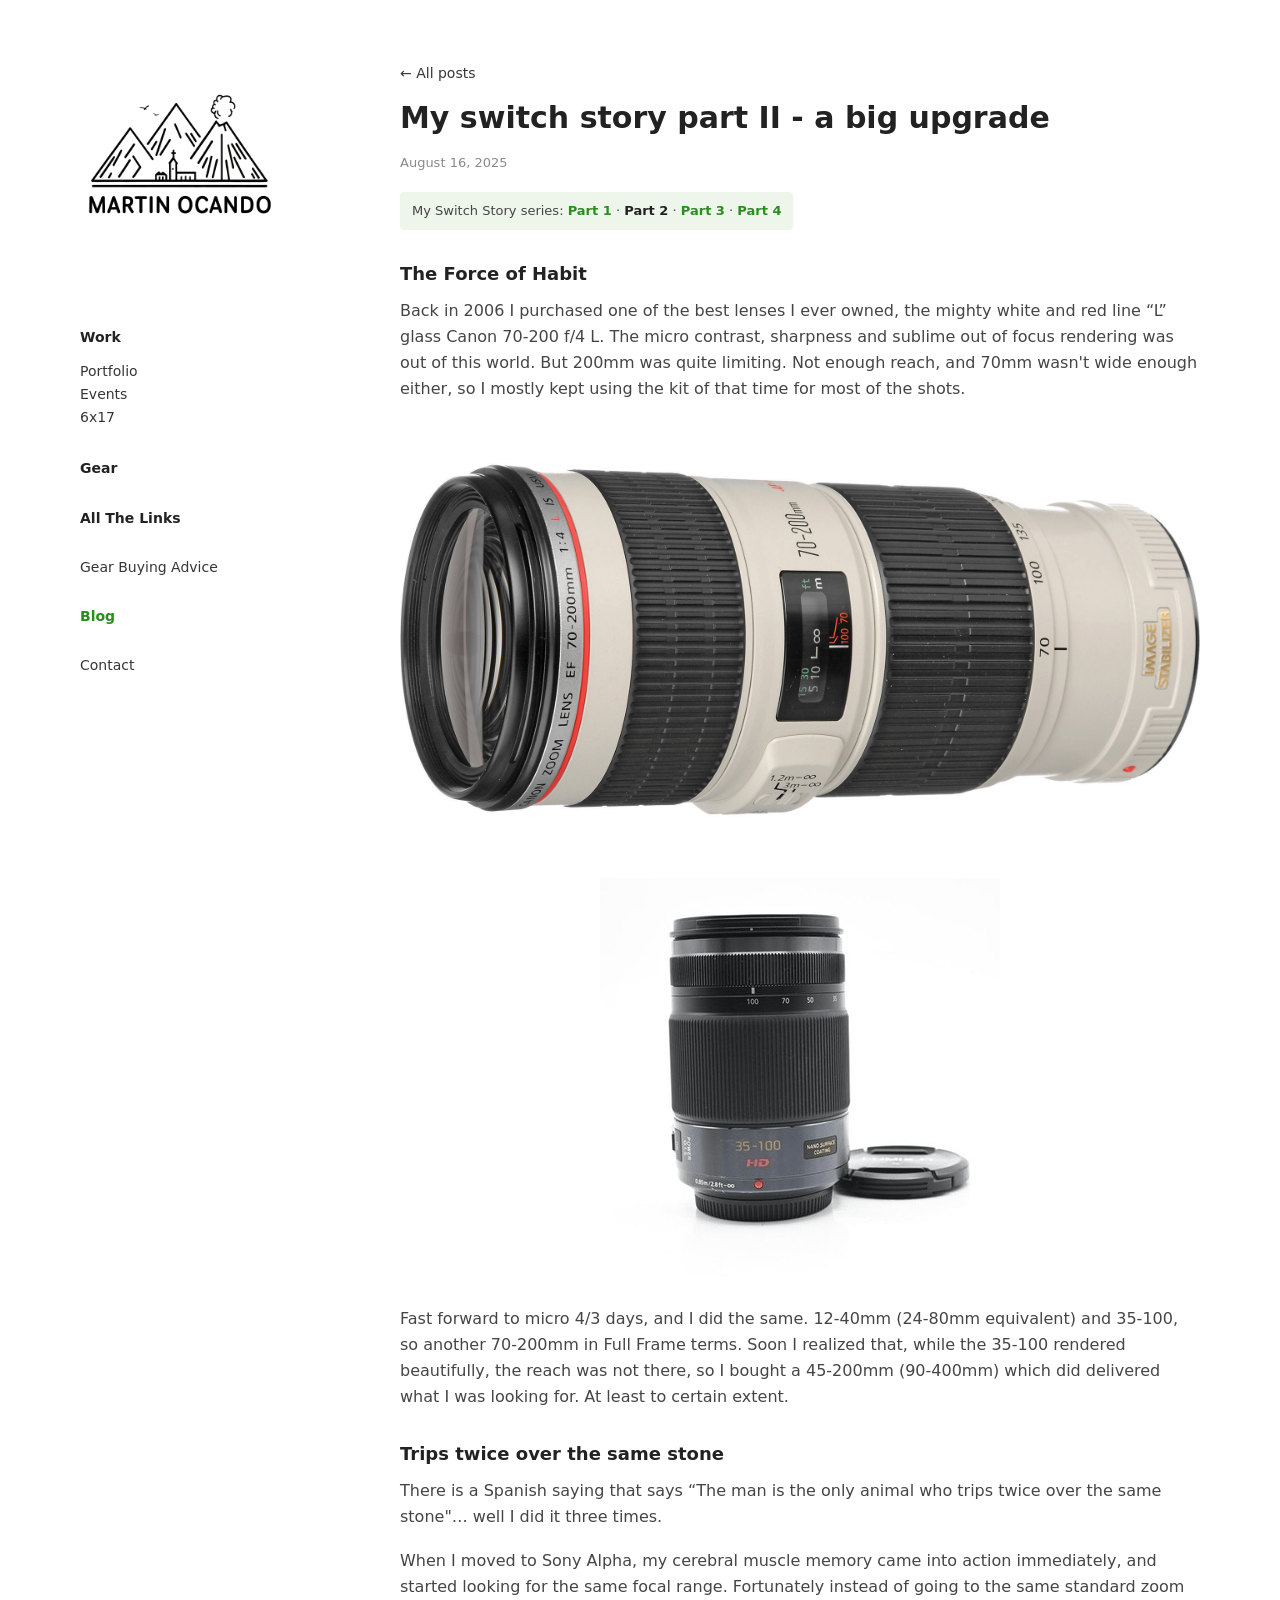
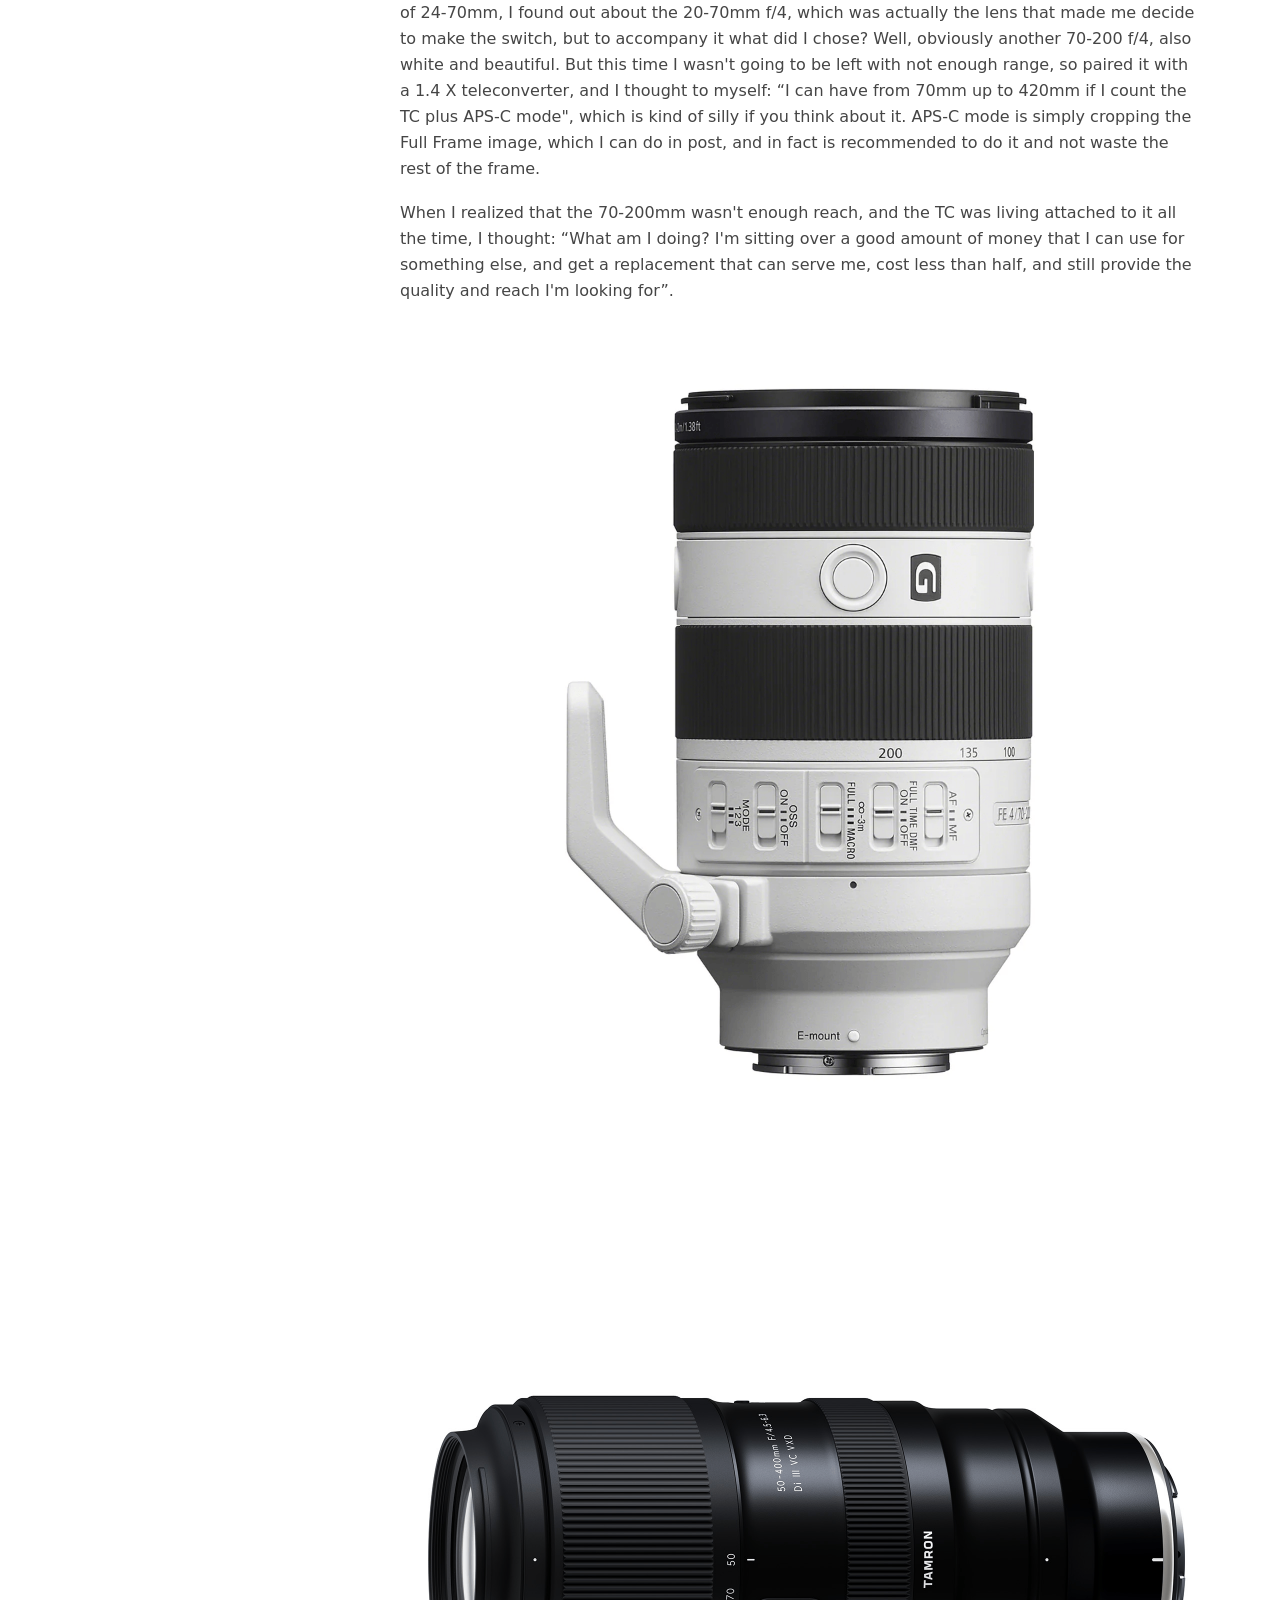
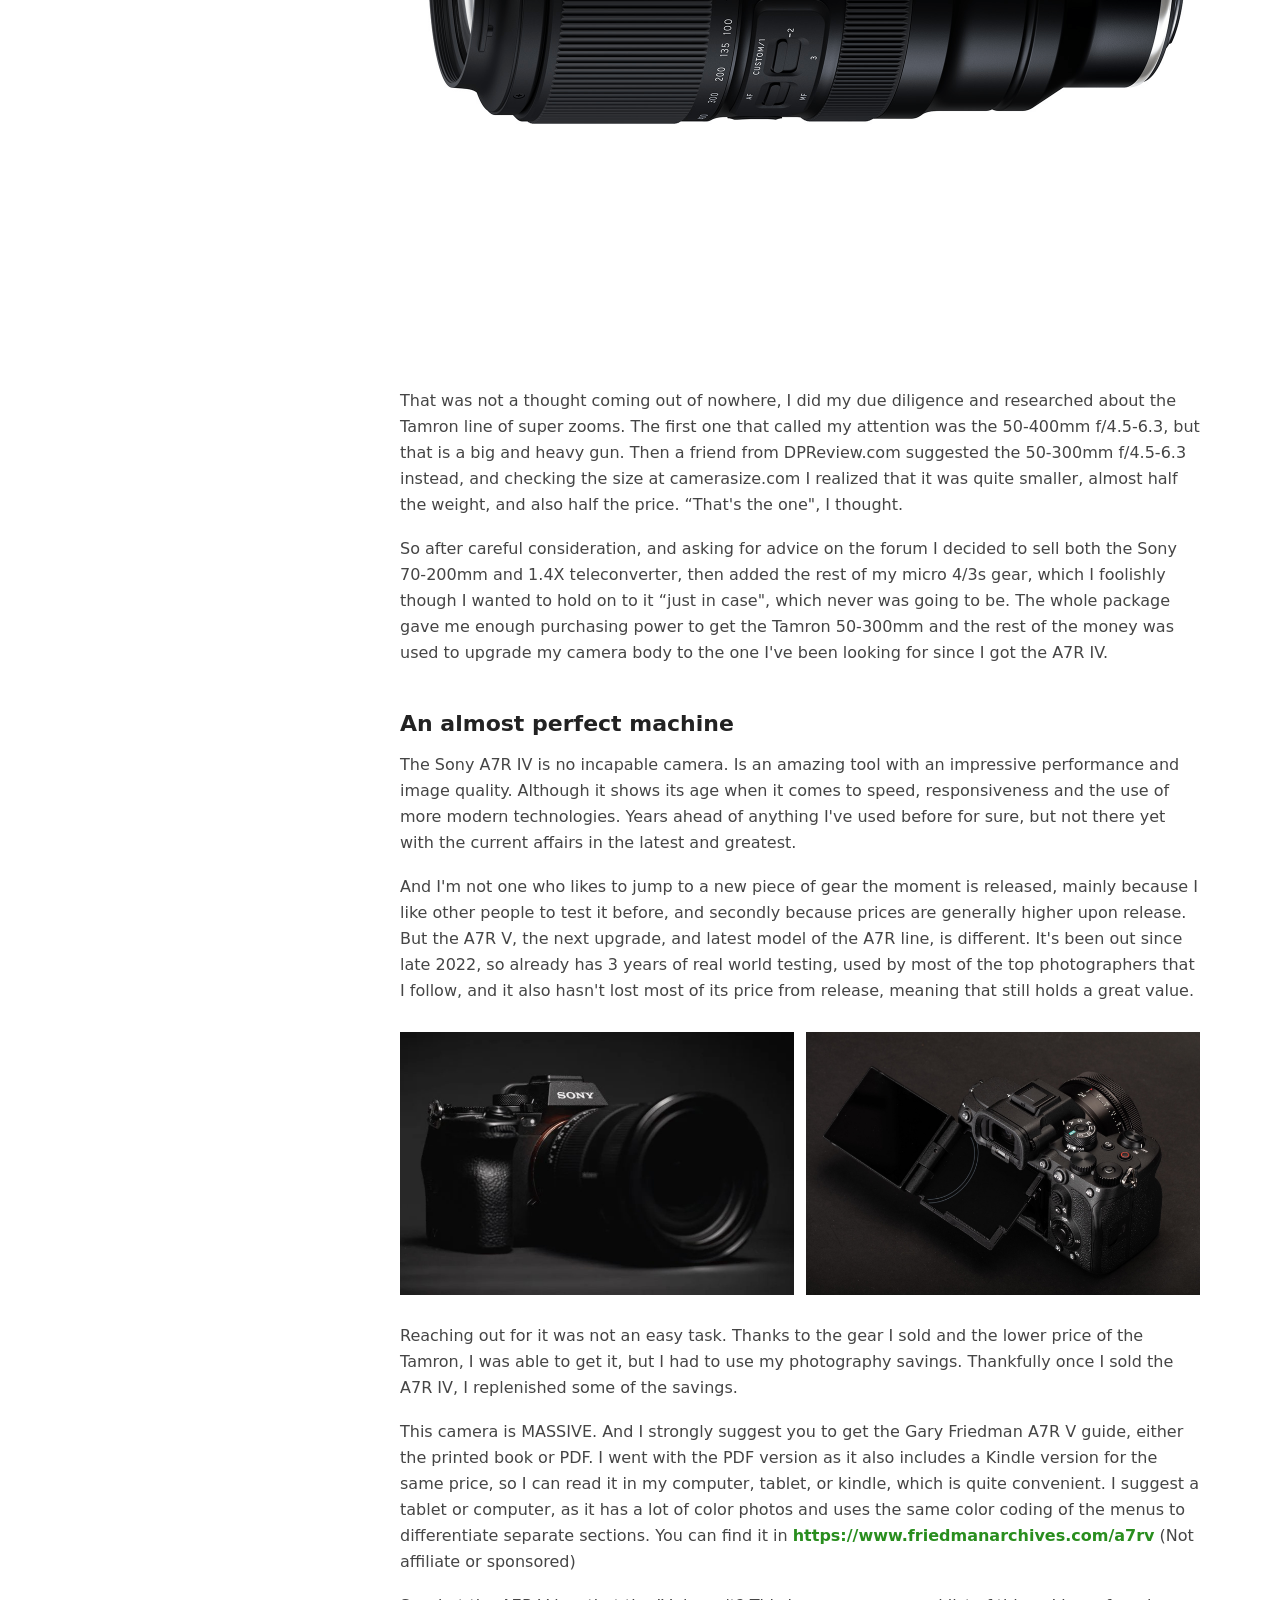
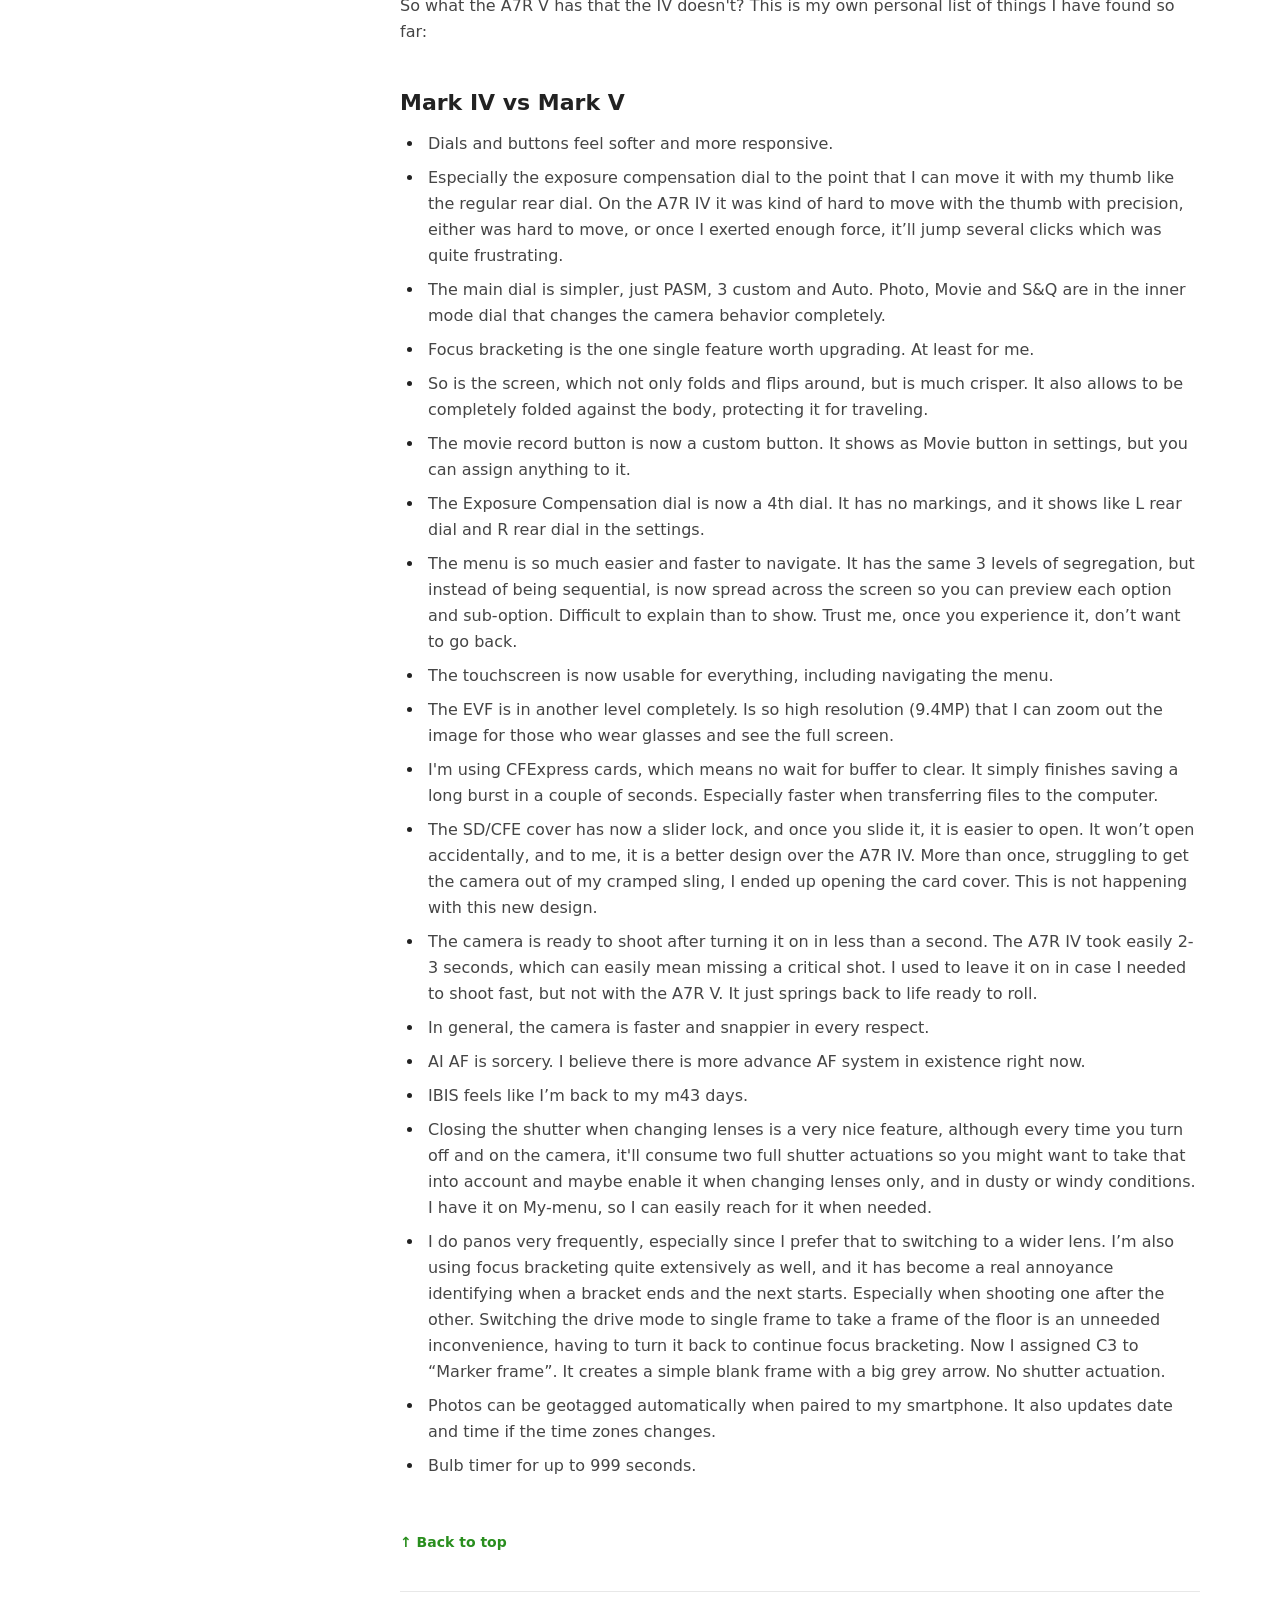
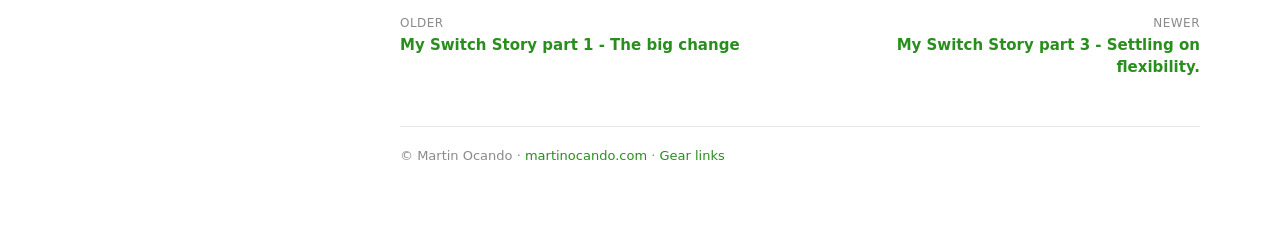
<file: switch-ii.html>
<!DOCTYPE html>
<html lang="en">
<head>
<meta charset="utf-8">
<meta name="viewport" content="width=device-width, initial-scale=1">
<title>My switch story part II - a big upgrade · Martin Ocando</title>
<meta name="description" content="Back in 2006 I purchased one of the best lenses I ever owned, the mighty white and red line “L” glass Canon 70-200 f/4 L. The micro contrast, sharpness…">
<link rel="canonical" href="https://blog.martinocando.com/switch-ii">
<link rel="icon" type="image/png" href="/siteicon_white.png">
<meta property="og:title" content="My switch story part II - a big upgrade · Martin Ocando">
<meta property="og:description" content="Back in 2006 I purchased one of the best lenses I ever owned, the mighty white and red line “L” glass Canon 70-200 f/4 L. The micro contrast, sharpness…">
<meta property="og:url" content="https://blog.martinocando.com/switch-ii">
<meta property="og:type" content="article">
<meta property="og:image" content="https://blog.martinocando.com/images/switch-ii-cover.png">
<link rel="stylesheet" href="/style.css">
</head>
<body>
<div class="layout">

<aside class="sidebar">
  <a class="logo" href="https://martinocando.com/portfolio"><img src="/logo.png" alt="Martin Ocando"></a>
  <button class="menu-toggle" type="button" aria-expanded="false" aria-controls="site-nav">Menu</button>
  <nav class="site-nav" id="site-nav" aria-label="martinocando.com">
    <div class="group">
      <a class="group-title" href="https://martinocando.com/work">Work</a>
      <a href="https://martinocando.com/portfolio">Portfolio</a>
      <a href="https://martinocando.com/events">Events</a>
      <a href="https://martinocando.com/6x17-1">6x17</a>
    </div>
    <div class="group">
      <a class="group-title" href="https://martinocando.com/gear-links">Gear</a>
    </div>
    <div class="group">
      <a class="nav-link" href="https://allthelinks.martinocando.com/">All The Links</a>
    </div>
    <div class="group">
      <a href="https://martinocando.com/purchasing-gear">Gear Buying Advice</a>
    </div>
    <div class="group">
      <a class="nav-link current" href="/">Blog</a>
    </div>
    <div class="group">
      <a href="https://martinocando.com/contact">Contact</a>
    </div>
  </nav>
</aside>

<main class="content" id="top">
<a class="back" href="/">← All posts</a>
<article>
<header class="post-header">
<h1>My switch story part II - a big upgrade</h1>
<p class="post-date">August 16, 2025</p>
<p class="series">My Switch Story series: <a href="/my-switch-story">Part 1</a> · <strong>Part 2</strong> · <a href="/switch-iii">Part 3</a> · <a href="/learning-from-mistakes">Part 4</a></p>
</header>

<div class="post-body">
<h3 id="the-force-of-habit">The Force of Habit</h3>

<p>Back in 2006 I purchased one of the best lenses I ever owned, the mighty white and red line “L” glass Canon 70-200 f/4 L. The micro contrast, sharpness and sublime out of focus rendering was out of this world. But 200mm was quite limiting. Not enough reach, and 70mm wasn't wide enough either, so I mostly kept using the kit of that time for most of the shots.</p>

<figure class="">
    <a href="images/switch-ii-01.png" target="_blank"><img src="images/switch-ii-01.png" alt="My switch story part II - a big upgrade" loading="lazy"></a>
</figure>

<figure class="">
    <a href="images/switch-ii-02.png" target="_blank"><img src="images/switch-ii-02.png" alt="My switch story part II - a big upgrade" loading="lazy"></a>
</figure>

<p>Fast forward to micro 4/3 days, and I did the same. 12-40mm (24-80mm equivalent) and 35-100, so another 70-200mm in Full Frame terms. Soon I realized that, while the 35-100 rendered beautifully, the reach was not there, so I bought a 45-200mm (90-400mm) which did delivered what I was looking for. At least to certain extent.</p>

<h3 id="trips-twice-over-the-same-stone">Trips twice over the same stone</h3>

<p>There is a Spanish saying that says “The man is the only animal who trips twice over the same stone"… well I did it three times.</p>

<p>When I moved to Sony Alpha, my cerebral muscle memory came into action immediately, and started looking for the same focal range. Fortunately instead of going to the same standard zoom of 24-70mm, I found out about the 20-70mm f/4, which was actually the lens that made me decide to make the switch, but to accompany it what did I chose? Well, obviously another 70-200 f/4, also white and beautiful. But this time I wasn't going to be left with not enough range, so paired it with a 1.4 X teleconverter, and I thought to myself: “I can have from 70mm up to 420mm if I count the TC plus APS-C mode", which is kind of silly if you think about it. APS-C mode is simply cropping the Full Frame image, which I can do in post, and in fact is recommended to do it and not waste the rest of the frame.</p>

<p>When I realized that the 70-200mm wasn't enough reach, and the TC was living attached to it all the time, I thought: “What am I doing? I'm sitting over a good amount of money that I can use for something else, and get a replacement that can serve me, cost less than half, and still provide the quality and reach I'm looking for”.</p>

<figure class="">
    <a href="images/switch-ii-03.png" target="_blank"><img src="images/switch-ii-03.png" alt="My switch story part II - a big upgrade" loading="lazy"></a>
</figure>

<figure class="">
    <a href="images/switch-ii-04.png" target="_blank"><img src="images/switch-ii-04.png" alt="My switch story part II - a big upgrade" loading="lazy"></a>
</figure>

<p>That was not a thought coming out of nowhere, I did my due diligence and researched about the Tamron line of super zooms. The first one that called my attention was the 50-400mm f/4.5-6.3, but that is a big and heavy gun. Then a friend from DPReview.com suggested the 50-300mm f/4.5-6.3 instead, and checking the size at camerasize.com I realized that it was quite smaller, almost half the weight, and also half the price. “That's the one", I thought.</p>

<p>So after careful consideration, and asking for advice on the forum I decided to sell both the Sony 70-200mm and 1.4X teleconverter, then added the rest of my micro 4/3s gear, which I foolishly though I wanted to hold on to it “just in case", which never was going to be. The whole package gave me enough purchasing power to get the Tamron 50-300mm and the rest of the money was used to upgrade my camera body to the one I've been looking for since I got the A7R IV.</p>

<h2 id="an-almost-perfect-machine">An almost perfect machine</h2>

<p>The Sony A7R IV is no incapable camera. Is an amazing tool with an impressive performance and image quality. Although it shows its age when it comes to speed, responsiveness and the use of more modern technologies. Years ahead of anything I've used before for sure, but not there yet with the current affairs in the latest and greatest.</p>

<p>And I'm not one who likes to jump to a new piece of gear the moment is released, mainly because I like other people to test it before, and secondly because prices are generally higher upon release. But the A7R V, the next upgrade, and latest model of the A7R line, is different. It's been out since late 2022, so already has 3 years of real world testing, used by most of the top photographers that I follow, and it also hasn't lost most of its price from release, meaning that still holds a great value.</p>

<figure class="grid">
    <a href="images/switch-ii-05.jpg" target="_blank"><img src="images/switch-ii-05.jpg" alt="My switch story part II - a big upgrade" loading="lazy"></a>
    <a href="images/switch-ii-06.jpg" target="_blank"><img src="images/switch-ii-06.jpg" alt="My switch story part II - a big upgrade" loading="lazy"></a>
</figure>

<p>Reaching out for it was not an easy task. Thanks to the gear I sold and the lower price of the Tamron, I was able to get it, but I had to use my photography savings. Thankfully once I sold the A7R IV, I replenished some of the savings.</p>

<p>This camera is MASSIVE. And I strongly suggest you to get the Gary Friedman A7R V guide, either the printed book or PDF. I went with the PDF version as it also includes a Kindle version for the same price, so I can read it in my computer, tablet, or kindle, which is quite convenient. I suggest a tablet or computer, as it has a lot of color photos and uses the same color coding of the menus to differentiate separate sections. You can find it in <a href="https://www.friedmanarchives.com/a7rv" target="_blank" rel="noopener">https://www.friedmanarchives.com/a7rv</a> (Not affiliate or sponsored)</p>

<p>So what the A7R V has that the IV doesn't? This is my own personal list of things I have found so far:</p>

<h2 id="mark-iv-vs-mark-v">Mark IV vs Mark V</h2>

<ul>
  <li>Dials and buttons feel softer and more responsive.</li>
  <li>Especially the exposure compensation dial to the point that I can move it with my thumb like the regular rear dial. On the A7R IV it was kind of hard to move with the thumb with precision, either was hard to move, or once I exerted enough force, it’ll jump several clicks which was quite frustrating.</li>
  <li>The main dial is simpler, just PASM, 3 custom and Auto. Photo, Movie and S&amp;Q are in the inner mode dial that changes the camera behavior completely.</li>
  <li>Focus bracketing is the one single feature worth upgrading. At least for me.</li>
  <li>So is the screen, which not only folds and flips around, but is much crisper. It also allows to be completely folded against the body, protecting it for traveling.</li>
  <li>The movie record button is now a custom button. It shows as Movie button in settings, but you can assign anything to it.</li>
  <li>The Exposure Compensation dial is now a 4th dial. It has no markings, and it shows like L rear dial and R rear dial in the settings.</li>
  <li>The menu is so much easier and faster to navigate. It has the same 3 levels of segregation, but instead of being sequential, is now spread across the screen so you can preview each option and sub-option. Difficult to explain than to show. Trust me, once you experience it, don’t want to go back.</li>
  <li>The touchscreen is now usable for everything, including navigating the menu.</li>
  <li>The EVF is in another level completely. Is so high resolution (9.4MP) that I can zoom out the image for those who wear glasses and see the full screen.</li>
  <li>I'm using CFExpress cards, which means no wait for buffer to clear. It simply finishes saving a long burst in a couple of seconds. Especially faster when transferring files to the computer.</li>
  <li>The SD/CFE cover has now a slider lock, and once you slide it, it is easier to open. It won’t open accidentally, and to me, it is a better design over the A7R IV. More than once, struggling to get the camera out of my cramped sling, I ended up opening the card cover. This is not happening with this new design.</li>
  <li>The camera is ready to shoot after turning it on in less than a second. The A7R IV took easily 2-3 seconds, which can easily mean missing a critical shot. I used to leave it on in case I needed to shoot fast, but not with the A7R V. It just springs back to life ready to roll.</li>
  <li>In general, the camera is faster and snappier in every respect.</li>
  <li>AI AF is sorcery. I believe there is more advance AF system in existence right now.</li>
  <li>IBIS feels like I’m back to my m43 days.</li>
  <li>Closing the shutter when changing lenses is a very nice feature, although every time you turn off and on the camera, it'll consume two full shutter actuations so you might want to take that into account and maybe enable it when changing lenses only, and in dusty or windy conditions. I have it on My-menu, so I can easily reach for it when needed.</li>
  <li>I do panos very frequently, especially since I prefer that to switching to a wider lens. I’m also using focus bracketing quite extensively as well, and it has become a real annoyance identifying when a bracket ends and the next starts. Especially when shooting one after the other. Switching the drive mode to single frame to take a frame of the floor is an unneeded inconvenience, having to turn it back to continue focus bracketing. Now I assigned C3 to “Marker frame”. It creates a simple blank frame with a big grey arrow. No shutter actuation.</li>
  <li>Photos can be geotagged automatically when paired to my smartphone. It also updates date and time if the time zones changes.</li>
  <li>Bulb timer for up to 999 seconds.</li>
</ul>
</div>
</article>

<a class="top" href="#top">↑ Back to top</a>
<nav class="prev-next"><a class="older" href="/my-switch-story"><span>Older</span>My Switch Story part 1 - The big change</a><a class="newer" href="/switch-iii"><span>Newer</span>My Switch Story part 3 - Settling on flexibility.</a></nav>

<footer>
  © Martin Ocando · <a href="https://martinocando.com/">martinocando.com</a> · <a href="https://allthelinks.martinocando.com/">Gear links</a>
</footer>
</main>

</div>
<script src="/site.js"></script>
</body>
</html>
</file>
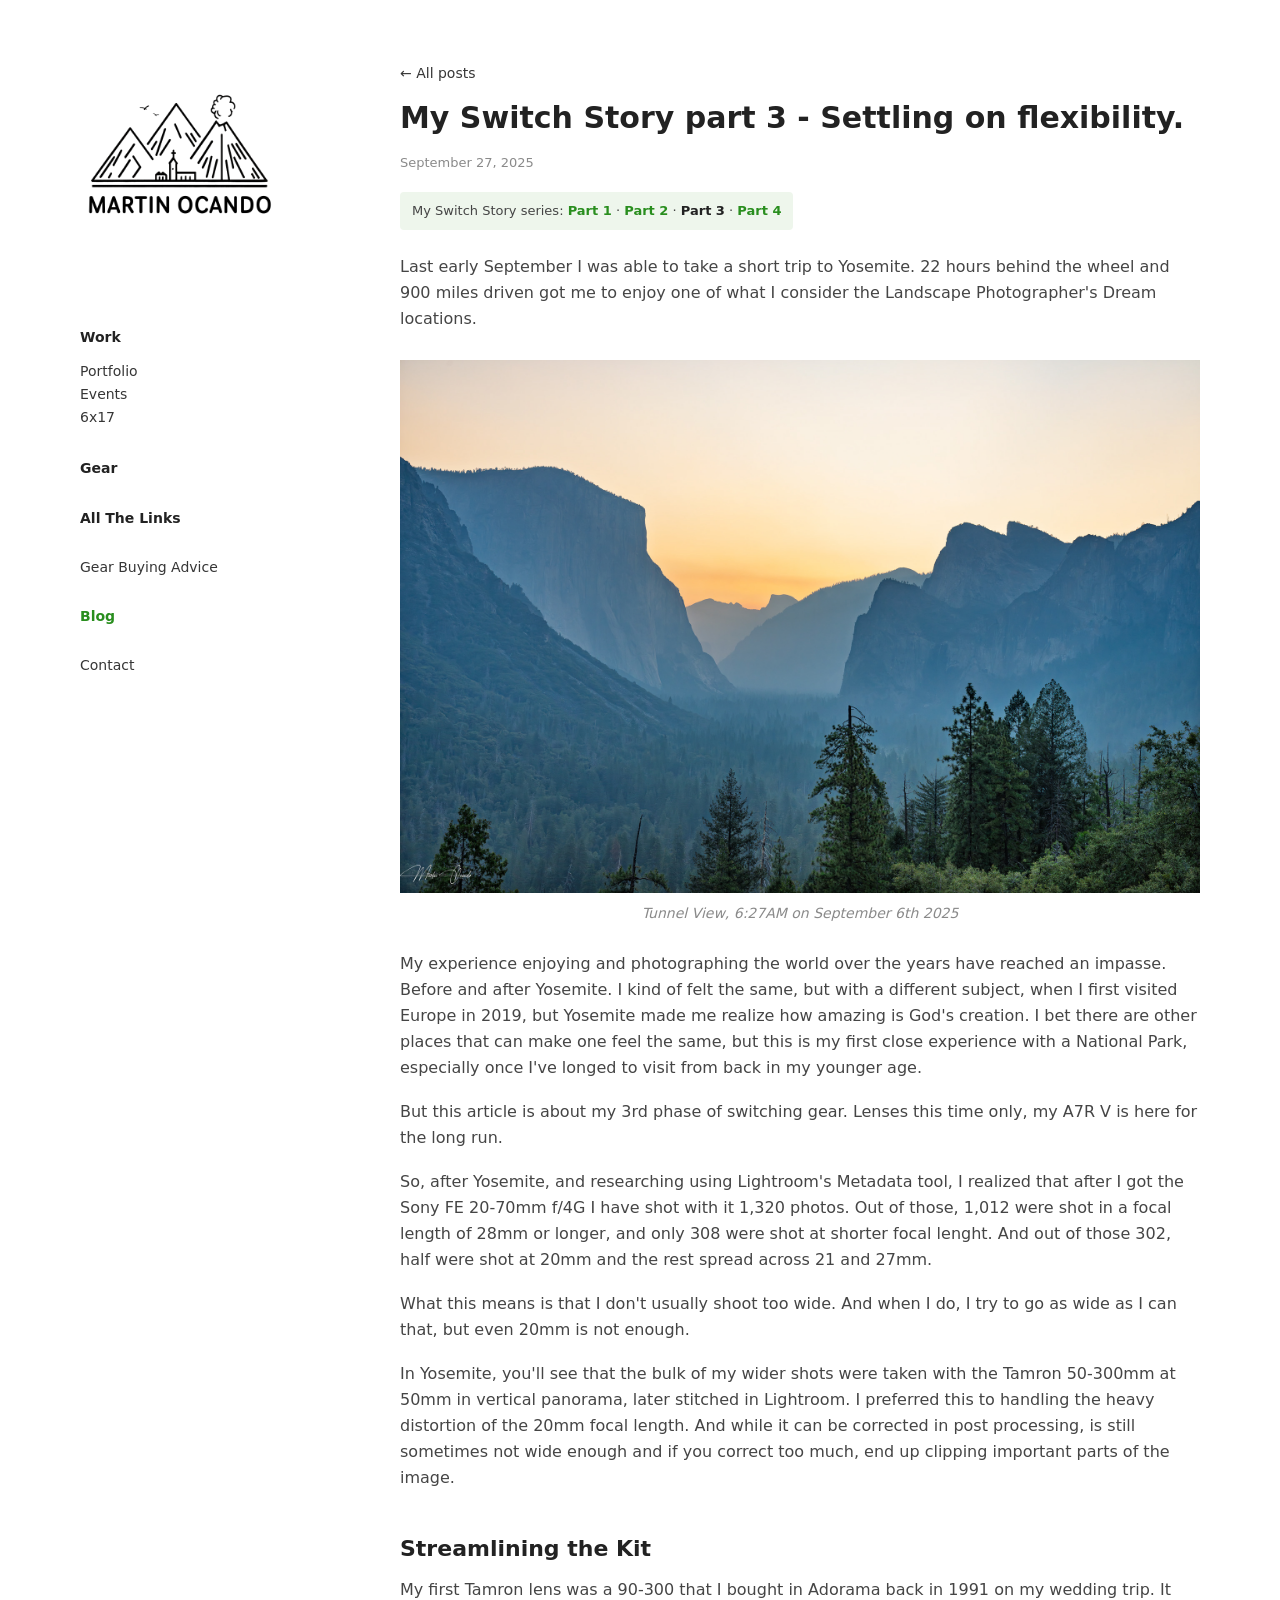
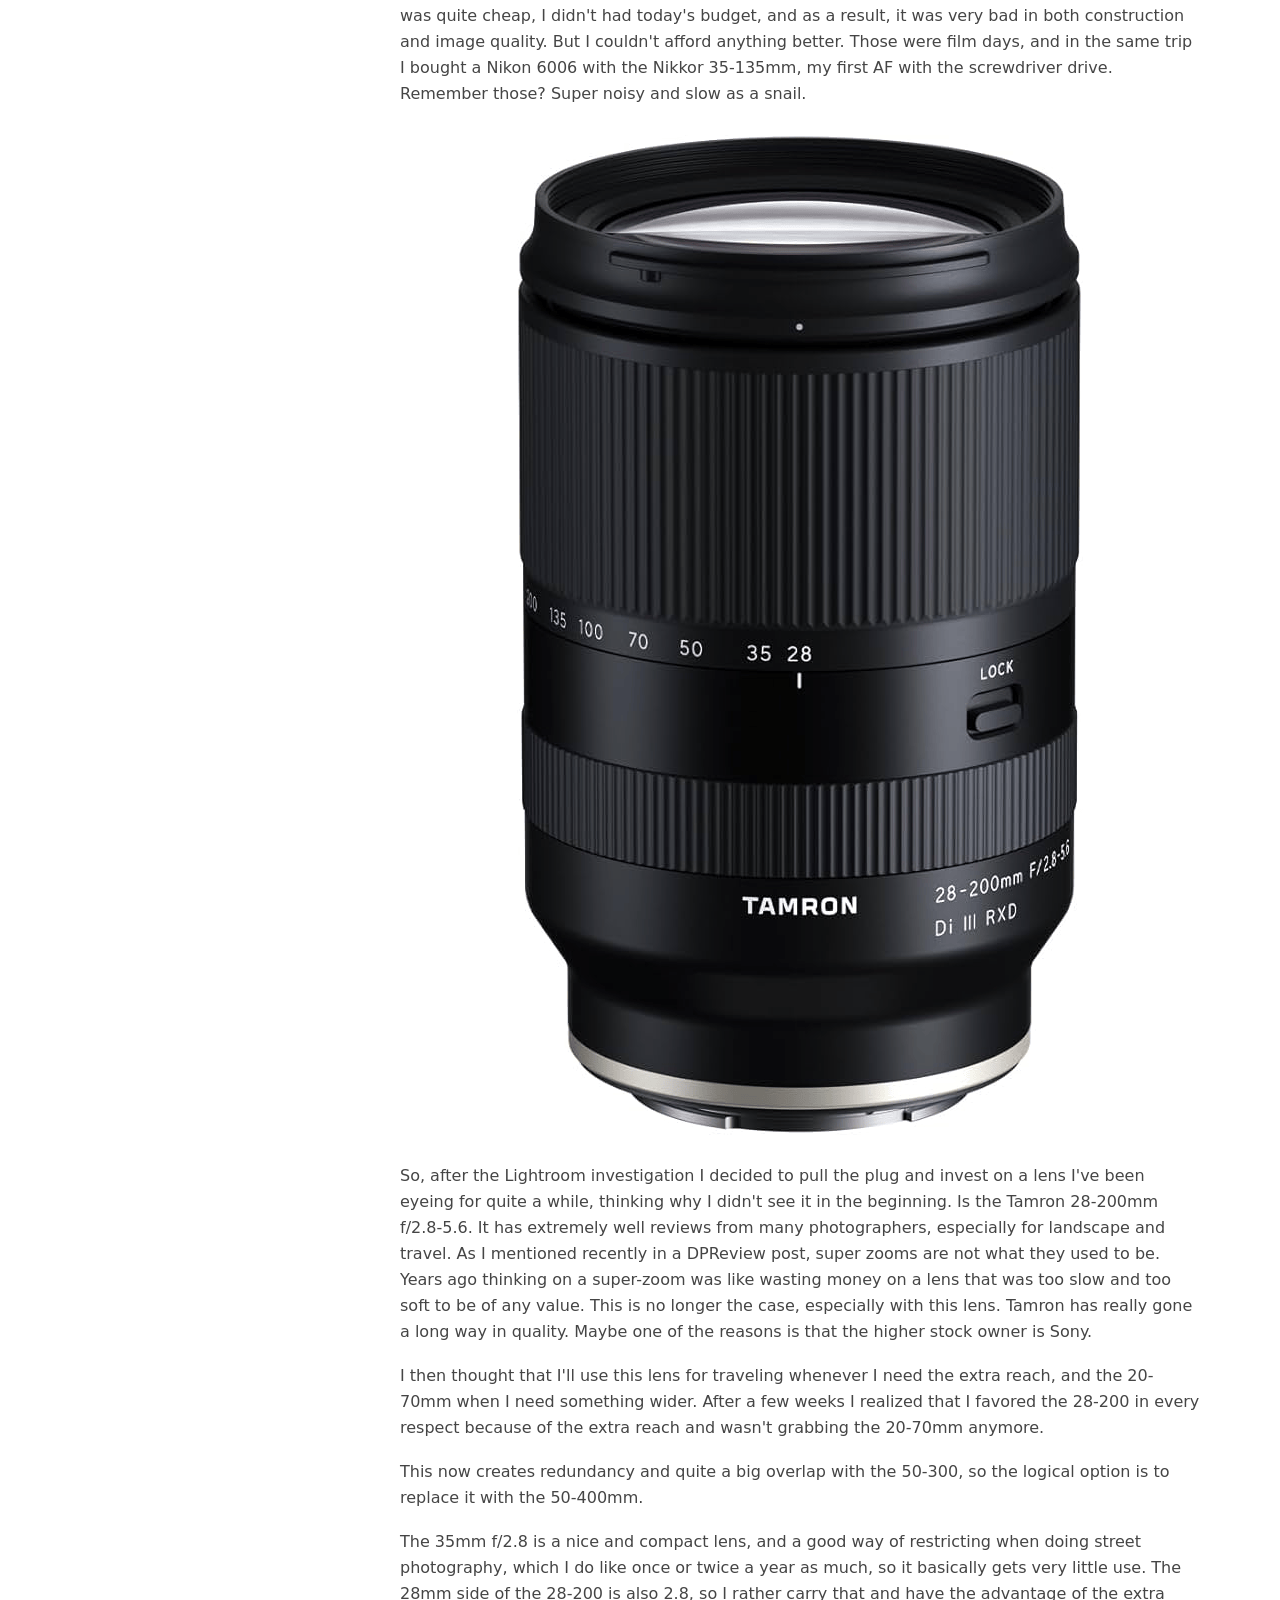
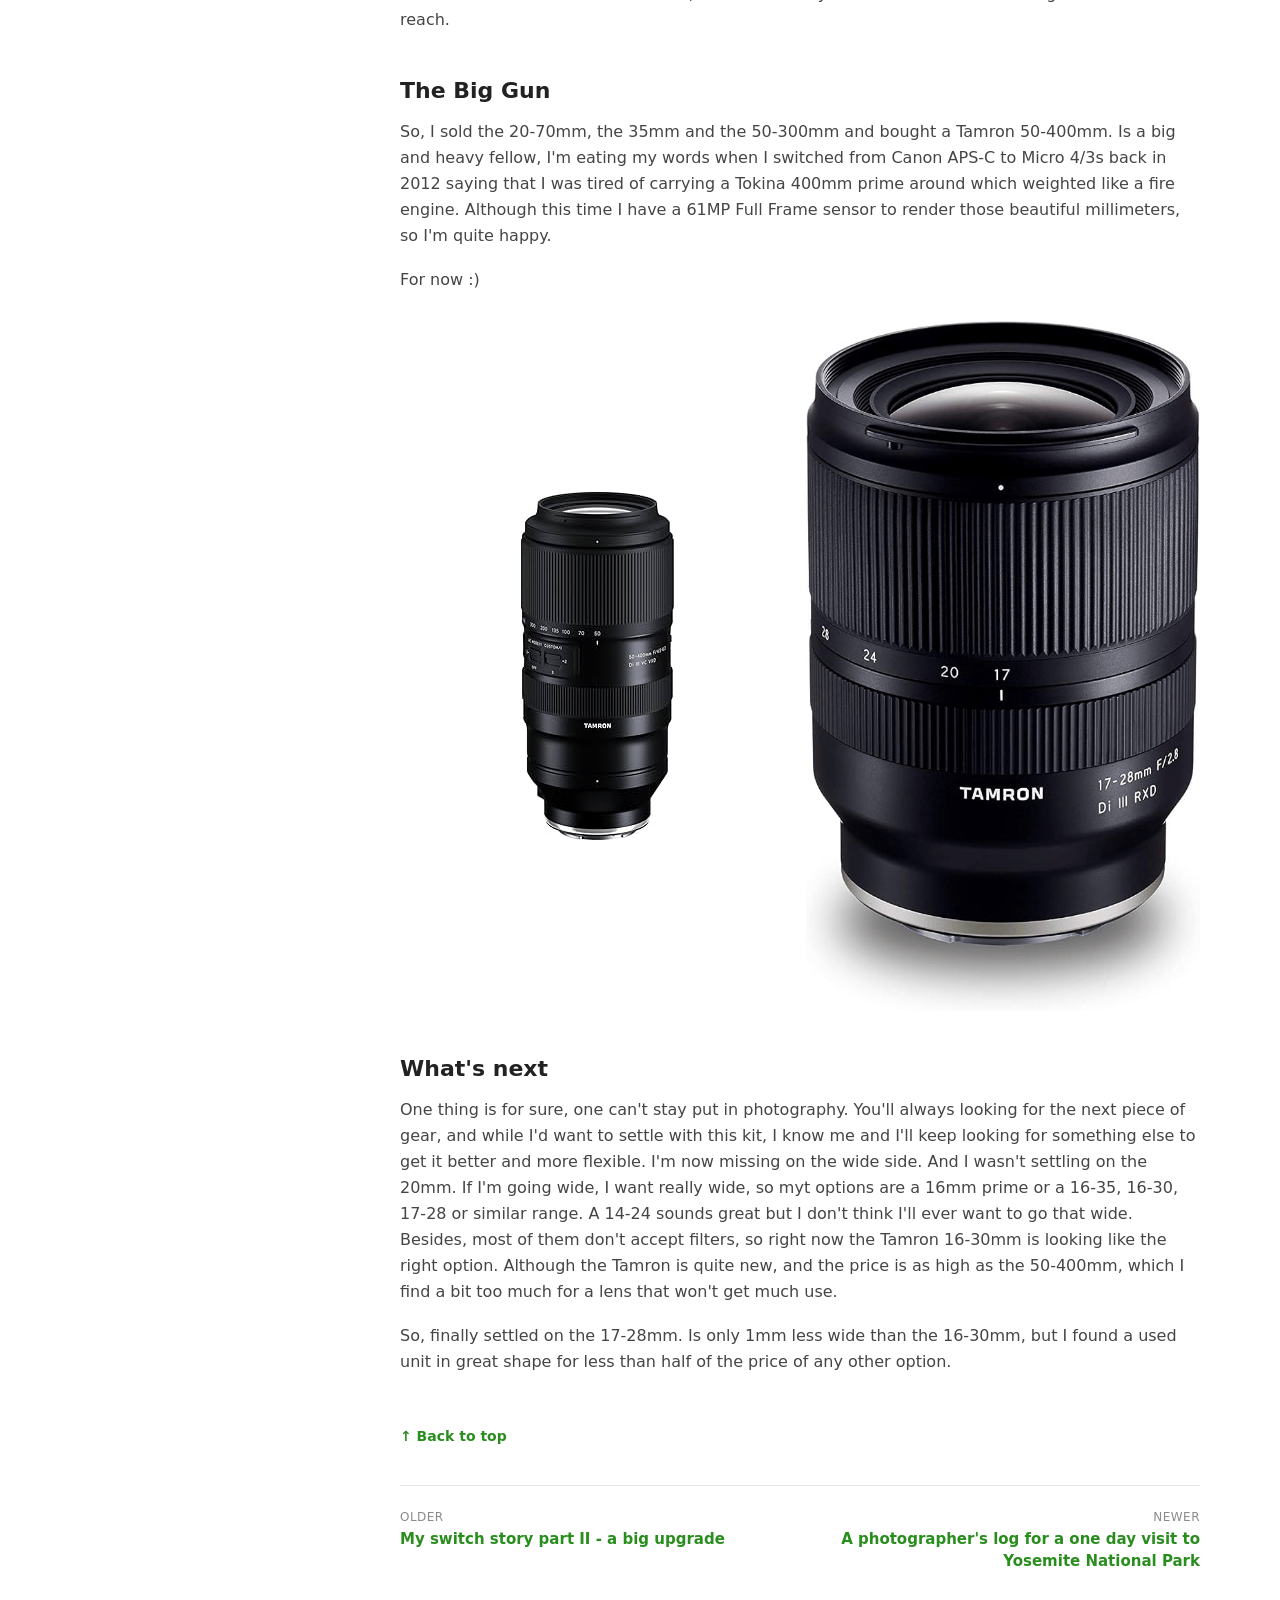
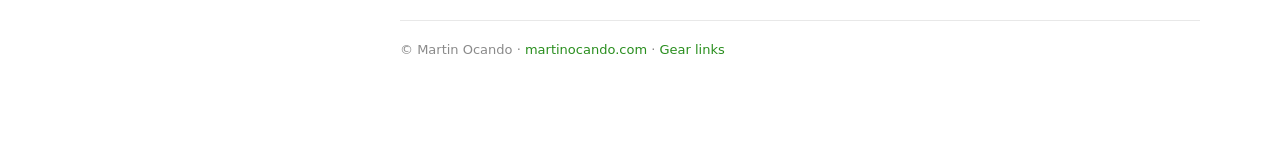
<file: switch-iii.html>
<!DOCTYPE html>
<html lang="en">
<head>
<meta charset="utf-8">
<meta name="viewport" content="width=device-width, initial-scale=1">
<title>My Switch Story part 3 - Settling on flexibility. · Martin Ocando</title>
<meta name="description" content="Last early September I was able to take a short trip to Yosemite. 22 hours behind the wheel and 900 miles driven got me to enjoy one of what I consider…">
<link rel="canonical" href="https://blog.martinocando.com/switch-iii">
<link rel="icon" type="image/png" href="/siteicon_white.png">
<meta property="og:title" content="My Switch Story part 3 - Settling on flexibility. · Martin Ocando">
<meta property="og:description" content="Last early September I was able to take a short trip to Yosemite. 22 hours behind the wheel and 900 miles driven got me to enjoy one of what I consider…">
<meta property="og:url" content="https://blog.martinocando.com/switch-iii">
<meta property="og:type" content="article">
<meta property="og:image" content="https://blog.martinocando.com/images/switch-iii-cover.jpg">
<link rel="stylesheet" href="/style.css">
</head>
<body>
<div class="layout">

<aside class="sidebar">
  <a class="logo" href="https://martinocando.com/portfolio"><img src="/logo.png" alt="Martin Ocando"></a>
  <button class="menu-toggle" type="button" aria-expanded="false" aria-controls="site-nav">Menu</button>
  <nav class="site-nav" id="site-nav" aria-label="martinocando.com">
    <div class="group">
      <a class="group-title" href="https://martinocando.com/work">Work</a>
      <a href="https://martinocando.com/portfolio">Portfolio</a>
      <a href="https://martinocando.com/events">Events</a>
      <a href="https://martinocando.com/6x17-1">6x17</a>
    </div>
    <div class="group">
      <a class="group-title" href="https://martinocando.com/gear-links">Gear</a>
    </div>
    <div class="group">
      <a class="nav-link" href="https://allthelinks.martinocando.com/">All The Links</a>
    </div>
    <div class="group">
      <a href="https://martinocando.com/purchasing-gear">Gear Buying Advice</a>
    </div>
    <div class="group">
      <a class="nav-link current" href="/">Blog</a>
    </div>
    <div class="group">
      <a href="https://martinocando.com/contact">Contact</a>
    </div>
  </nav>
</aside>

<main class="content" id="top">
<a class="back" href="/">← All posts</a>
<article>
<header class="post-header">
<h1>My Switch Story part 3 - Settling on flexibility.</h1>
<p class="post-date">September 27, 2025</p>
<p class="series">My Switch Story series: <a href="/my-switch-story">Part 1</a> · <a href="/switch-ii">Part 2</a> · <strong>Part 3</strong> · <a href="/learning-from-mistakes">Part 4</a></p>
</header>

<div class="post-body">
<p>Last early September I was able to take a short trip to Yosemite. 22 hours behind the wheel and 900 miles driven got me to enjoy one of what I consider the Landscape Photographer's Dream locations.</p>

<figure class="">
    <a href="images/switch-iii-01.jpg" target="_blank"><img src="images/switch-iii-01.jpg" alt="Tunnel View, 6:27AM on September 6th 2025" loading="lazy"></a>
    <figcaption>Tunnel View, 6:27AM on September 6th 2025</figcaption>
</figure>

<p>My experience enjoying and photographing the world over the years have reached an impasse. Before and after Yosemite. I kind of felt the same, but with a different subject, when I first visited Europe in 2019, but Yosemite made me realize how amazing is God's creation. I bet there are other places that can make one feel the same, but this is my first close experience with a National Park, especially once I've longed to visit from back in my younger age.</p>

<p>But this article is about my 3rd phase of switching gear. Lenses this time only, my A7R V is here for the long run.</p>

<p>So, after Yosemite, and researching using Lightroom's Metadata tool, I realized that after I got the Sony FE 20-70mm f/4G I have shot with it 1,320 photos. Out of those, 1,012 were shot in a focal length of 28mm or longer, and only 308 were shot at shorter focal lenght. And out of those 302, half were shot at 20mm and the rest spread across 21 and 27mm.</p>

<p>What this means is that I don't usually shoot too wide. And when I do, I try to go as wide as I can that, but even 20mm is not enough.</p>

<p>In Yosemite, you'll see that the bulk of my wider shots were taken with the Tamron 50-300mm at 50mm in vertical panorama, later stitched in Lightroom. I preferred this to handling the heavy distortion of the 20mm focal length. And while it can be corrected in post processing, is still sometimes not wide enough and if you correct too much, end up clipping important parts of the image.</p>

<h2 id="streamlining-the-kit">Streamlining the Kit</h2>

<p>My first Tamron lens was a 90-300 that I bought in Adorama back in 1991 on my wedding trip. It was quite cheap, I didn't had today's budget, and as a result, it was very bad in both construction and image quality. But I couldn't afford anything better. Those were film days, and in the same trip I bought a Nikon 6006 with the Nikkor 35-135mm, my first AF with the screwdriver drive. Remember those? Super noisy and slow as a snail.</p>

<figure class="">
    <a href="images/switch-iii-02.png" target="_blank"><img src="images/switch-iii-02.png" alt="My Switch Story part 3 - Settling on flexibility." loading="lazy"></a>
</figure>

<p>So, after the Lightroom investigation I decided to pull the plug and invest on a lens I've been eyeing for quite a while, thinking why I didn't see it in the beginning. Is the Tamron 28-200mm f/2.8-5.6. It has extremely well reviews from many photographers, especially for landscape and travel. As I mentioned recently in a DPReview post, super zooms are not what they used to be. Years ago thinking on a super-zoom was like wasting money on a lens that was too slow and too soft to be of any value. This is no longer the case, especially with this lens. Tamron has really gone a long way in quality. Maybe one of the reasons is that the higher stock owner is Sony.</p>

<p>I then thought that I'll use this lens for traveling whenever I need the extra reach, and the 20-70mm when I need something wider. After a few weeks I realized that I favored the 28-200 in every respect because of the extra reach and wasn't grabbing the 20-70mm anymore.</p>

<p>This now creates redundancy and quite a big overlap with the 50-300, so the logical option is to replace it with the 50-400mm.</p>

<p>The 35mm f/2.8 is a nice and compact lens, and a good way of restricting when doing street photography, which I do like once or twice a year as much, so it basically gets very little use. The 28mm side of the 28-200 is also 2.8, so I rather carry that and have the advantage of the extra reach.</p>

<h2 id="the-big-gun">The Big Gun</h2>

<p>So, I sold the 20-70mm, the 35mm and the 50-300mm and bought a Tamron 50-400mm. Is a big and heavy fellow, I'm eating my words when I switched from Canon APS-C to Micro 4/3s back in 2012 saying that I was tired of carrying a Tokina 400mm prime around which weighted like a fire engine. Although this time I have a 61MP Full Frame sensor to render those beautiful millimeters, so I'm quite happy.</p>

<p>For now :)</p>

<figure class="grid">
    <a href="images/switch-iii-03.png" target="_blank"><img src="images/switch-iii-03.png" alt="My Switch Story part 3 - Settling on flexibility." loading="lazy"></a>
    <a href="images/switch-iii-04.png" target="_blank"><img src="images/switch-iii-04.png" alt="My Switch Story part 3 - Settling on flexibility." loading="lazy"></a>
</figure>

<h2 id="what-s-next">What's next</h2>

<p>One thing is for sure, one can't stay put in photography. You'll always looking for the next piece of gear, and while I'd want to settle with this kit, I know me and I'll keep looking for something else to get it better and more flexible. I'm now missing on the wide side. And I wasn't settling on the 20mm. If I'm going wide, I want really wide, so myt options are a 16mm prime or a 16-35, 16-30, 17-28 or similar range. A 14-24 sounds great but I don't think I'll ever want to go that wide. Besides, most of them don't accept filters, so right now the Tamron 16-30mm is looking like the right option. Although the Tamron is quite new, and the price is as high as the 50-400mm, which I find a bit too much for a lens that won't get much use.</p>

<p>So, finally settled on the 17-28mm. Is only 1mm less wide than the 16-30mm, but I found a used unit in great shape for less than half of the price of any other option.</p>
</div>
</article>

<a class="top" href="#top">↑ Back to top</a>
<nav class="prev-next"><a class="older" href="/switch-ii"><span>Older</span>My switch story part II - a big upgrade</a><a class="newer" href="/yosemite"><span>Newer</span>A photographer's log for a one day visit to Yosemite National Park</a></nav>

<footer>
  © Martin Ocando · <a href="https://martinocando.com/">martinocando.com</a> · <a href="https://allthelinks.martinocando.com/">Gear links</a>
</footer>
</main>

</div>
<script src="/site.js"></script>
</body>
</html>
</file>
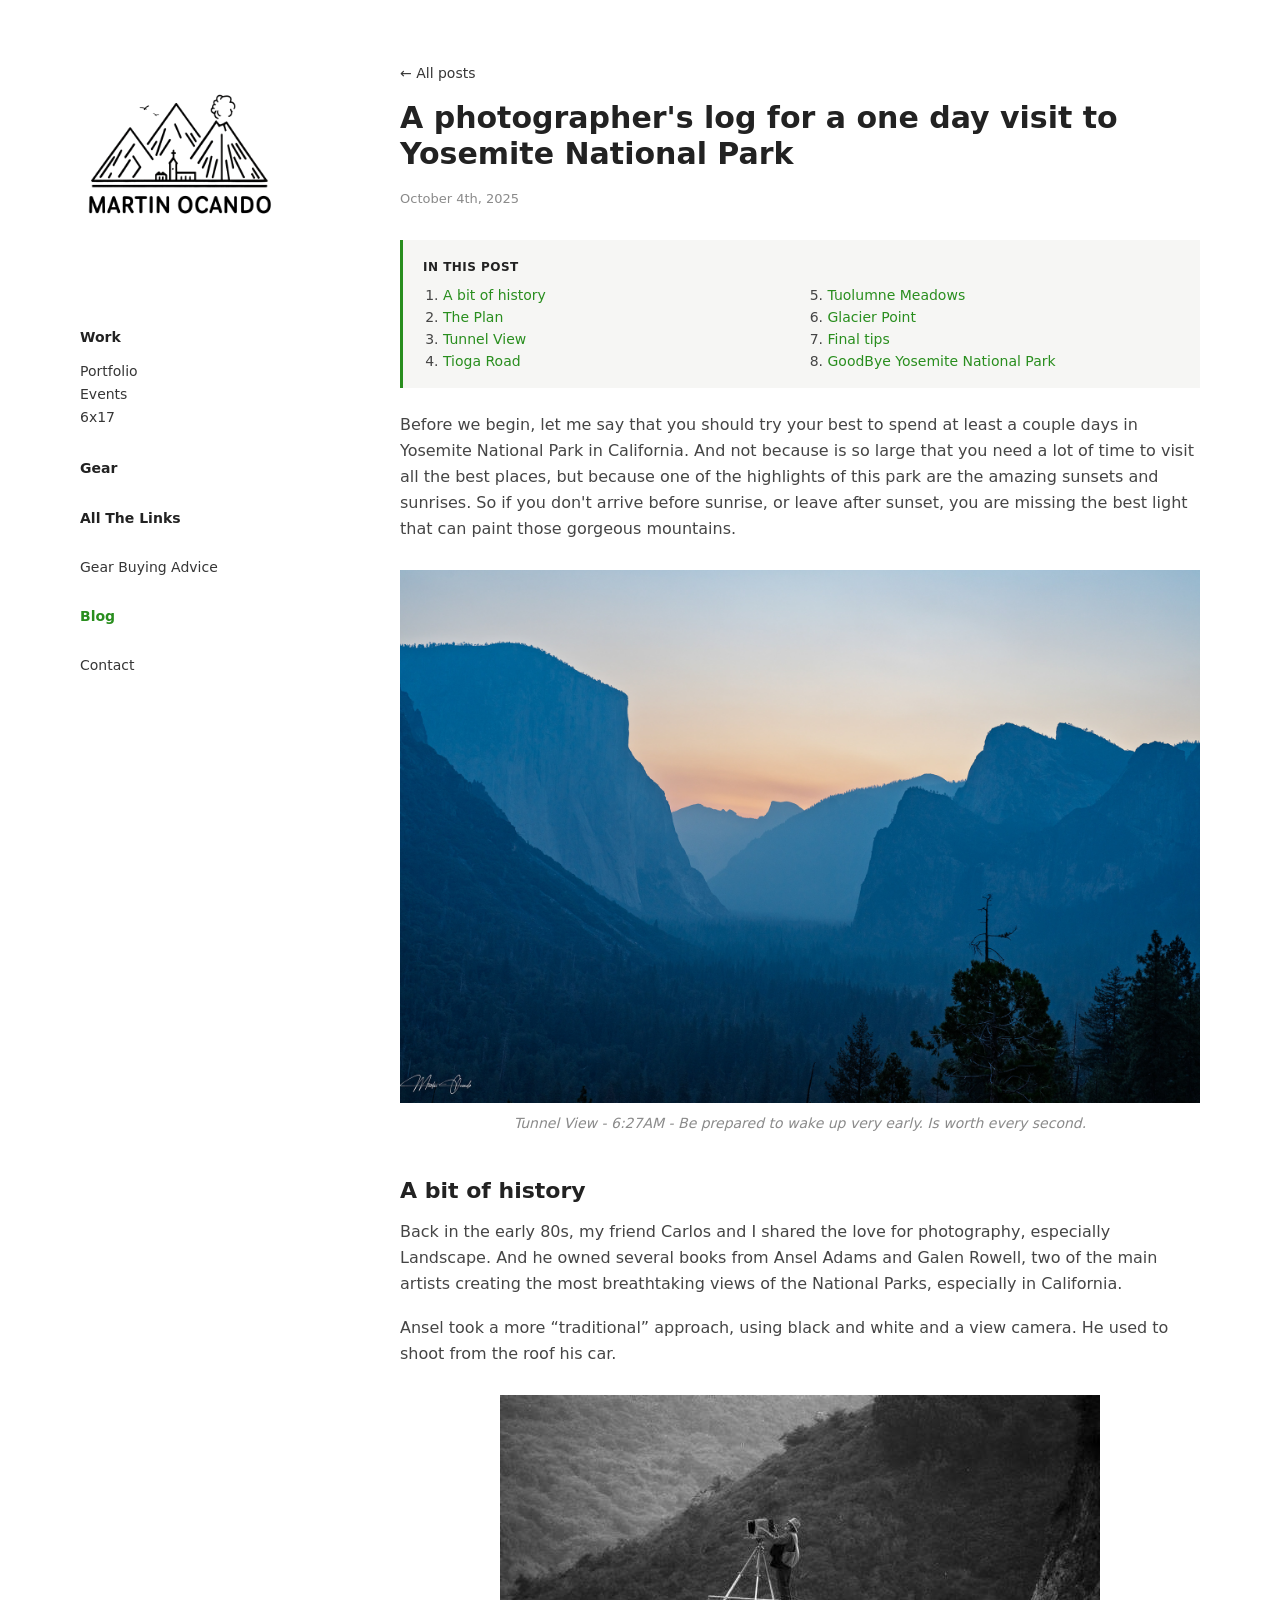
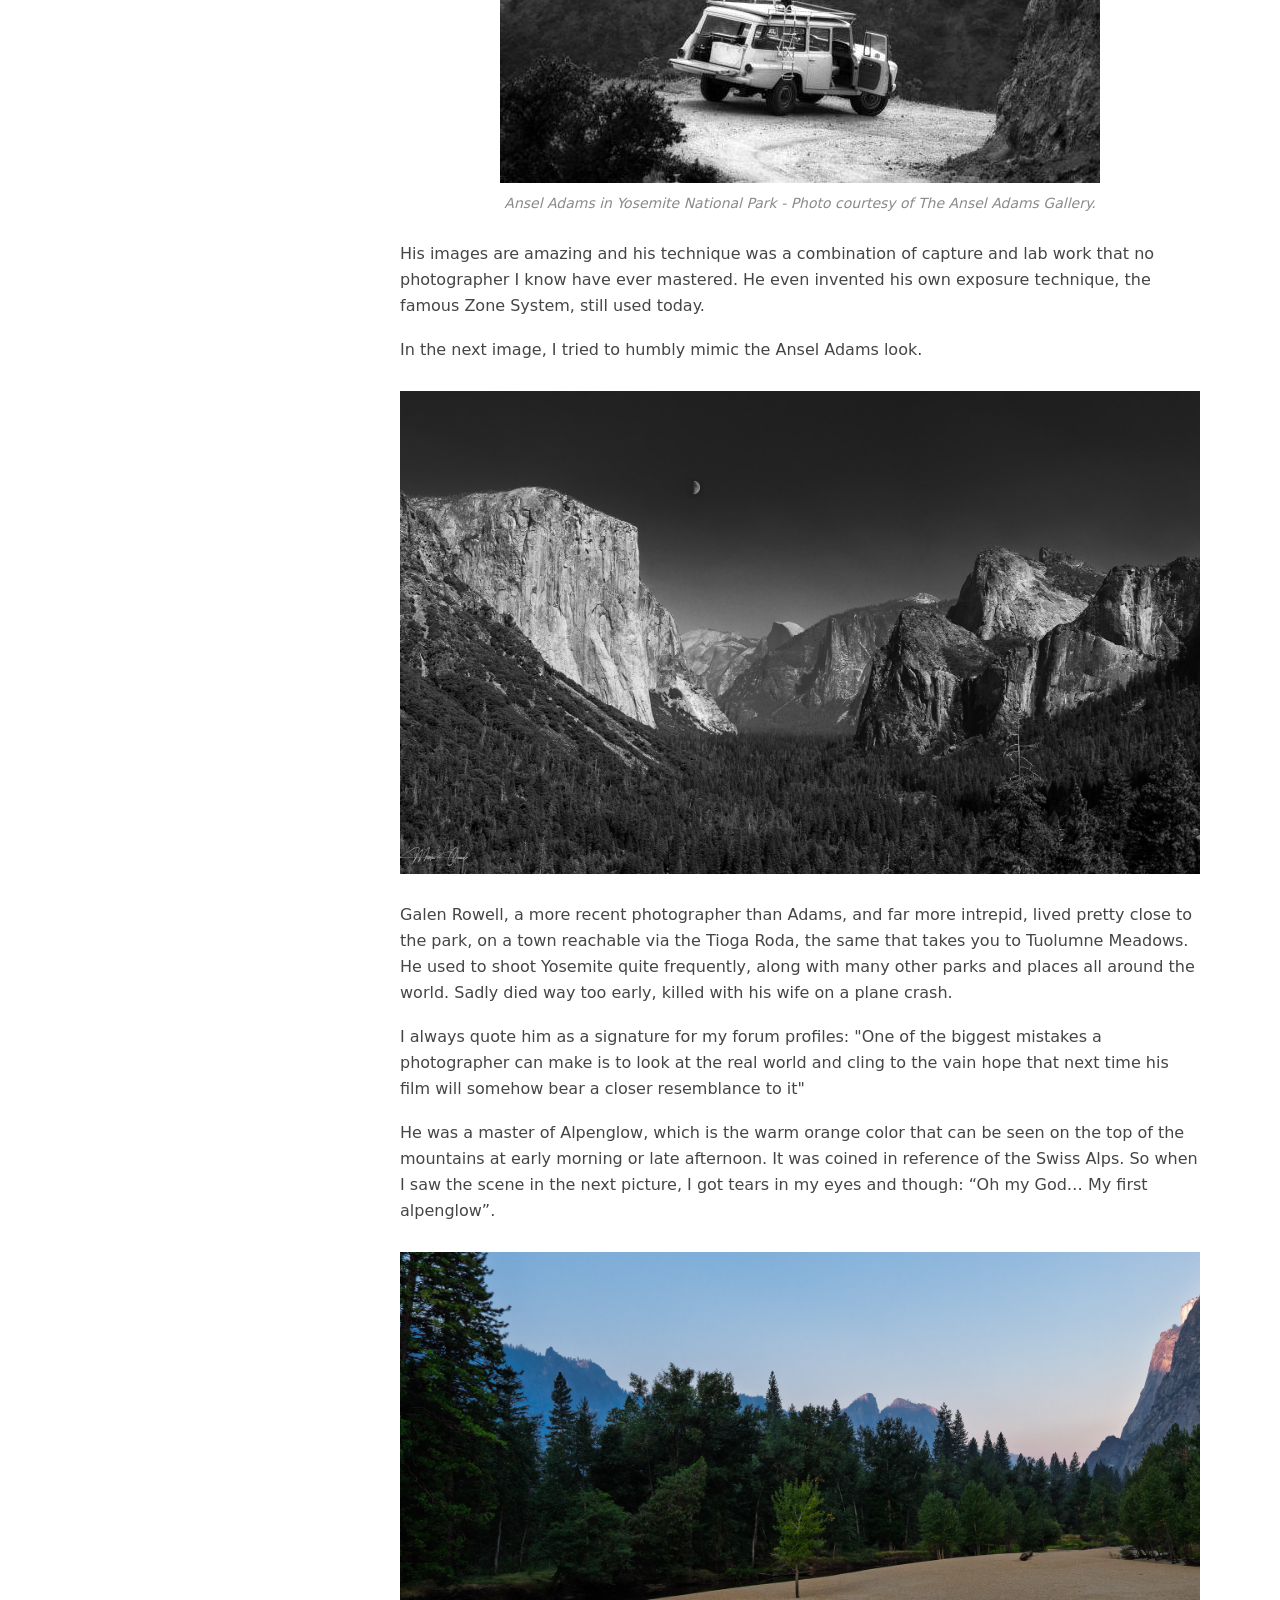
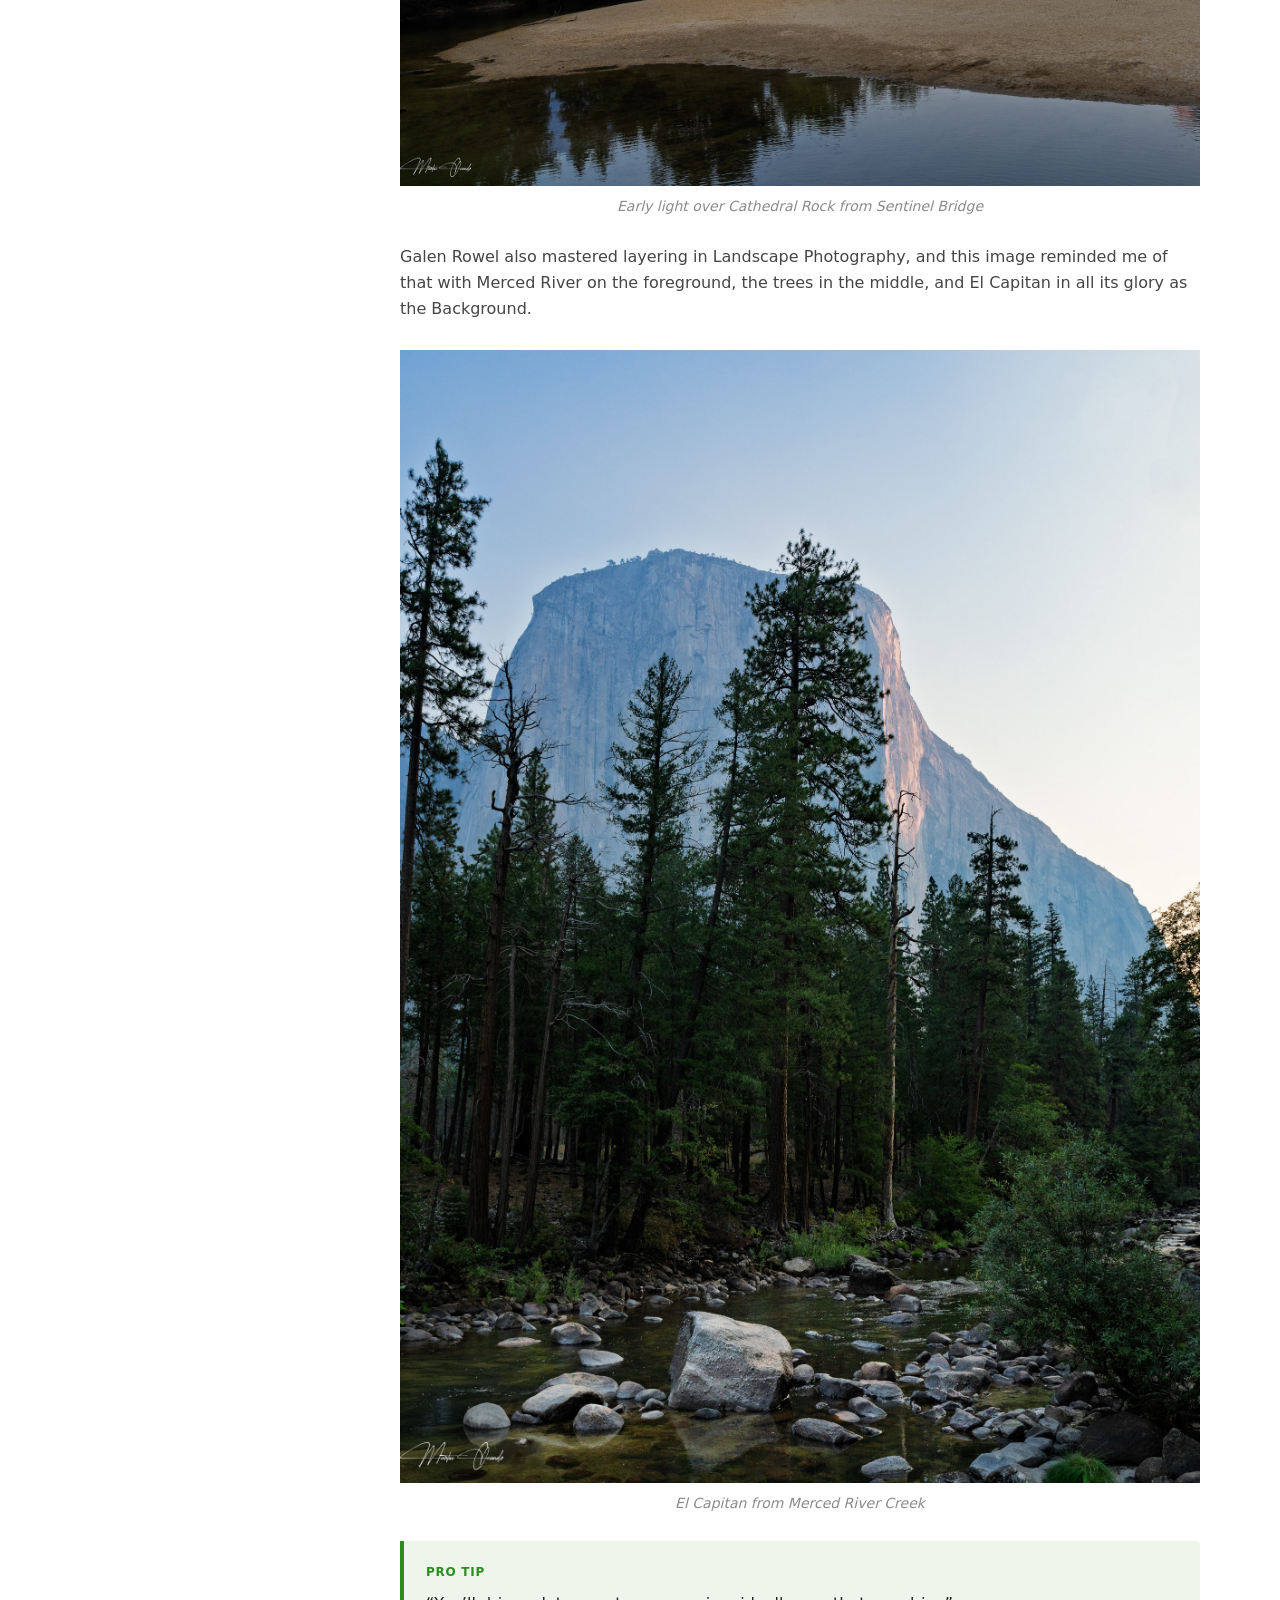
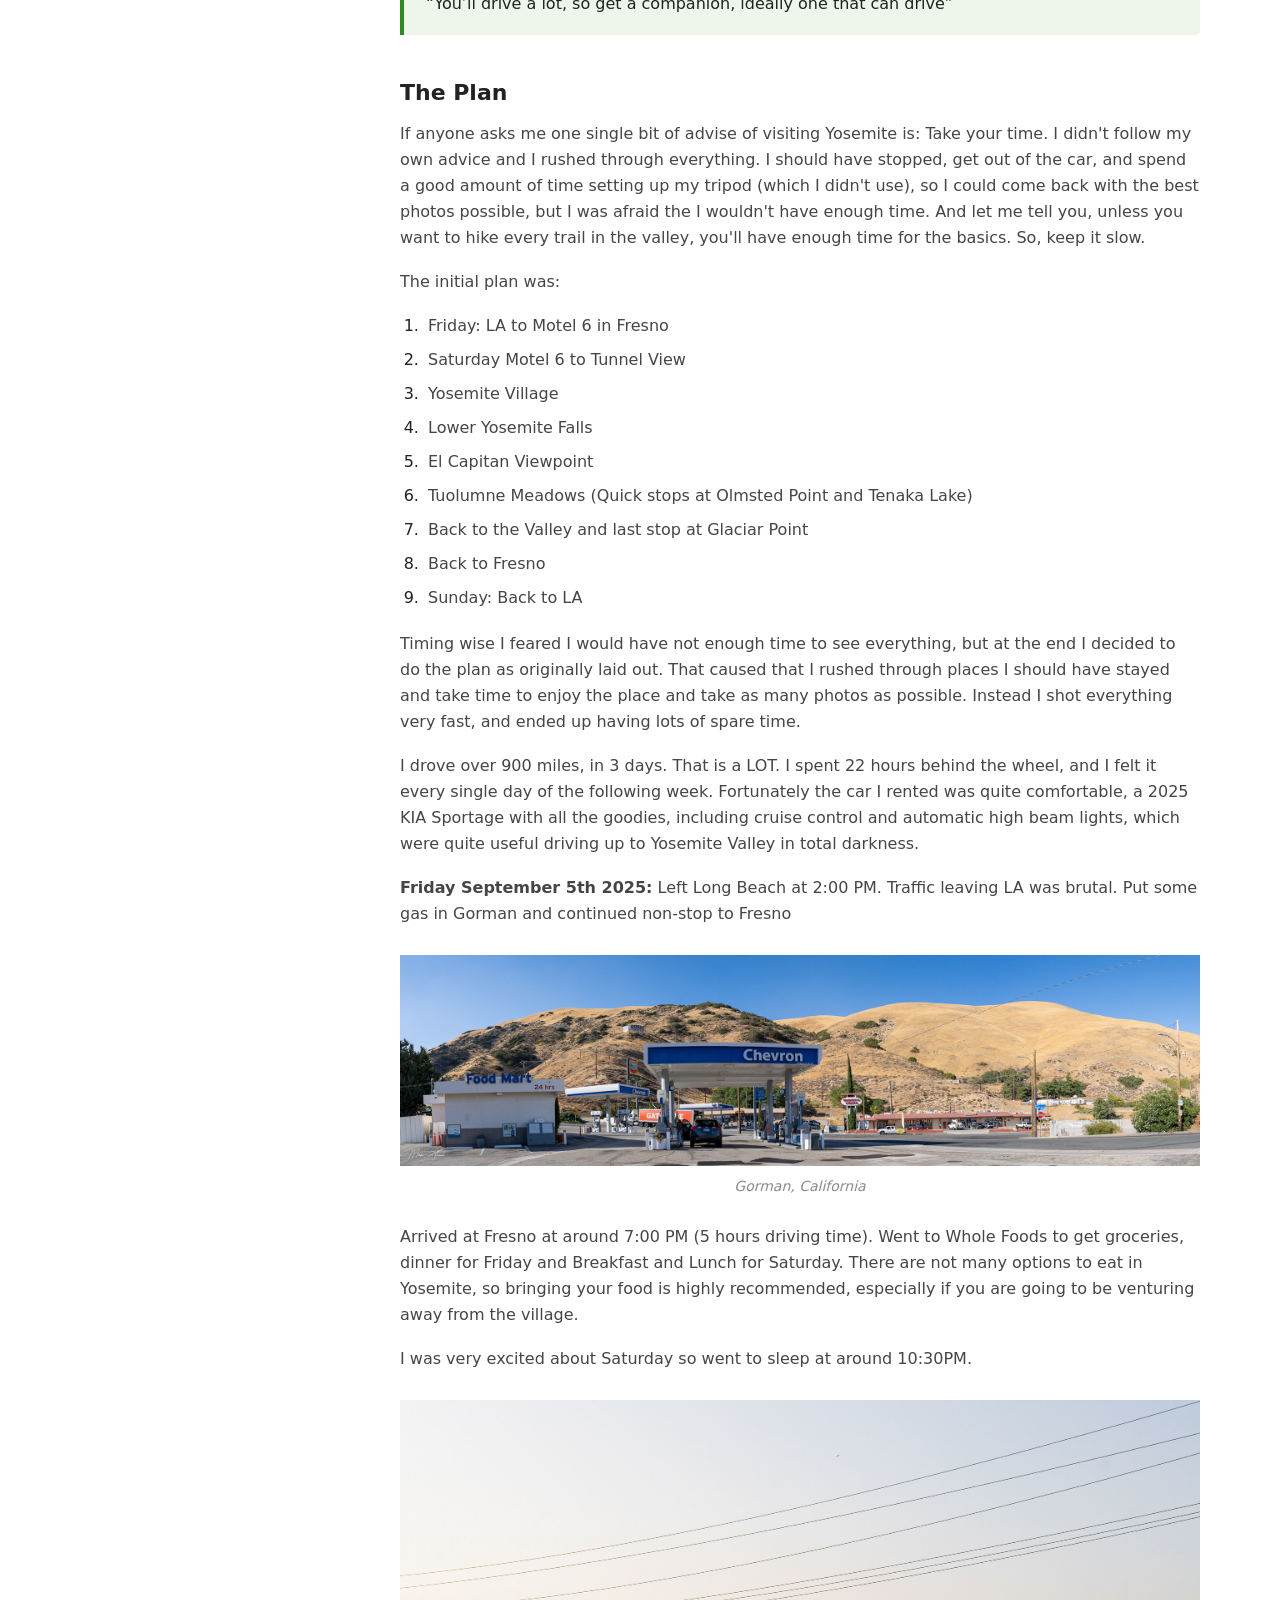
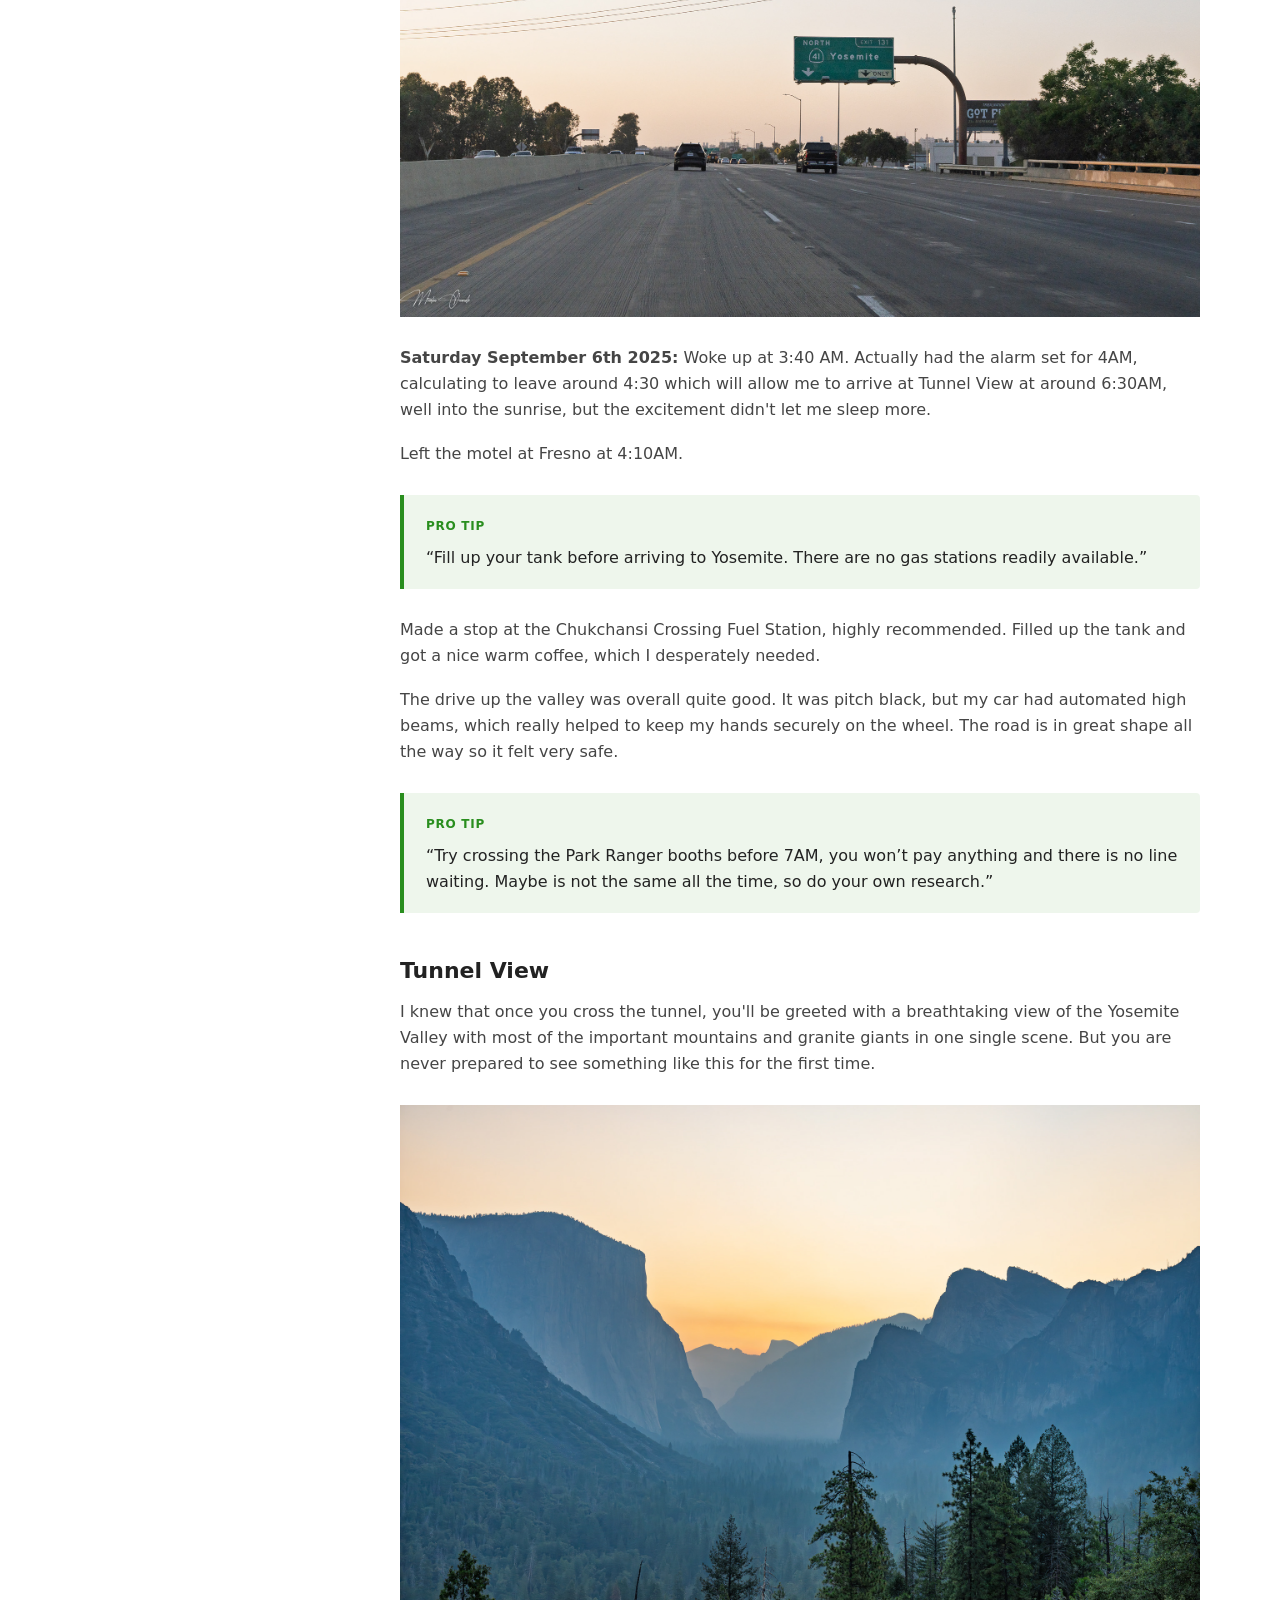
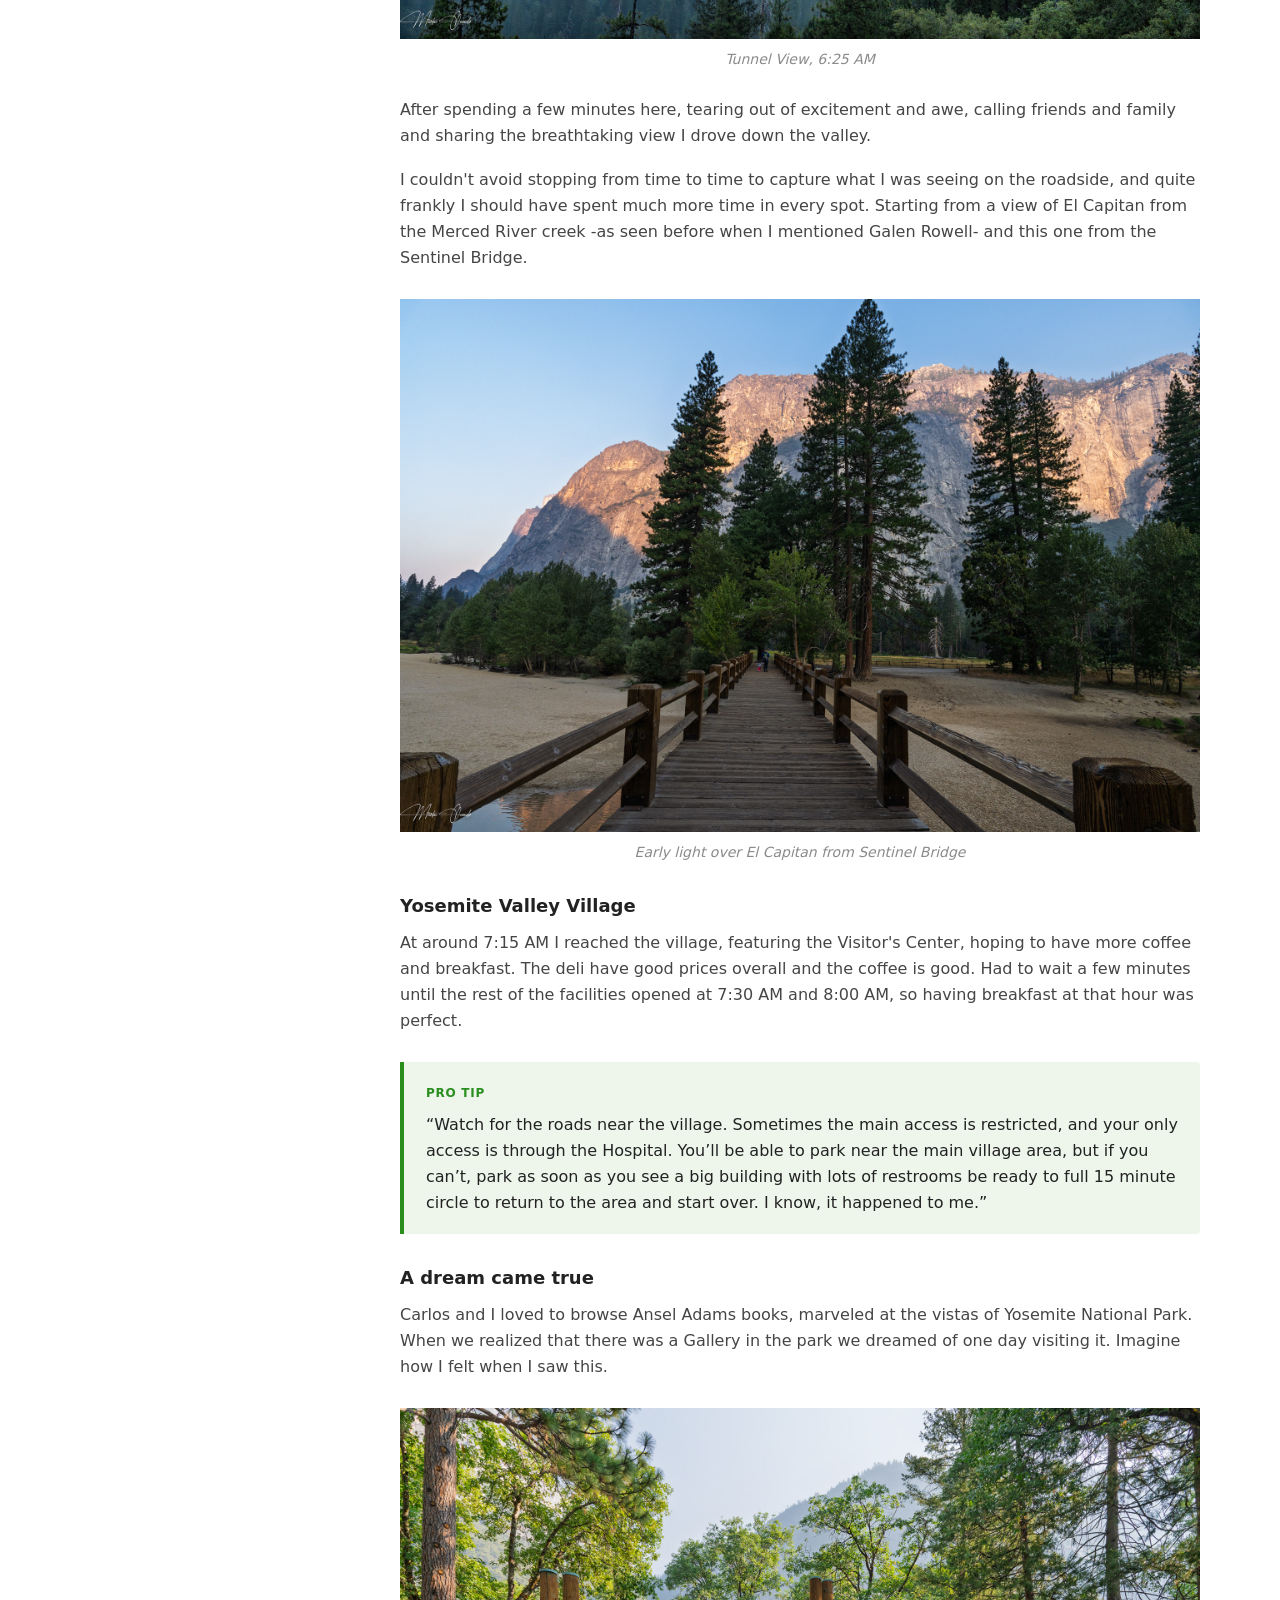
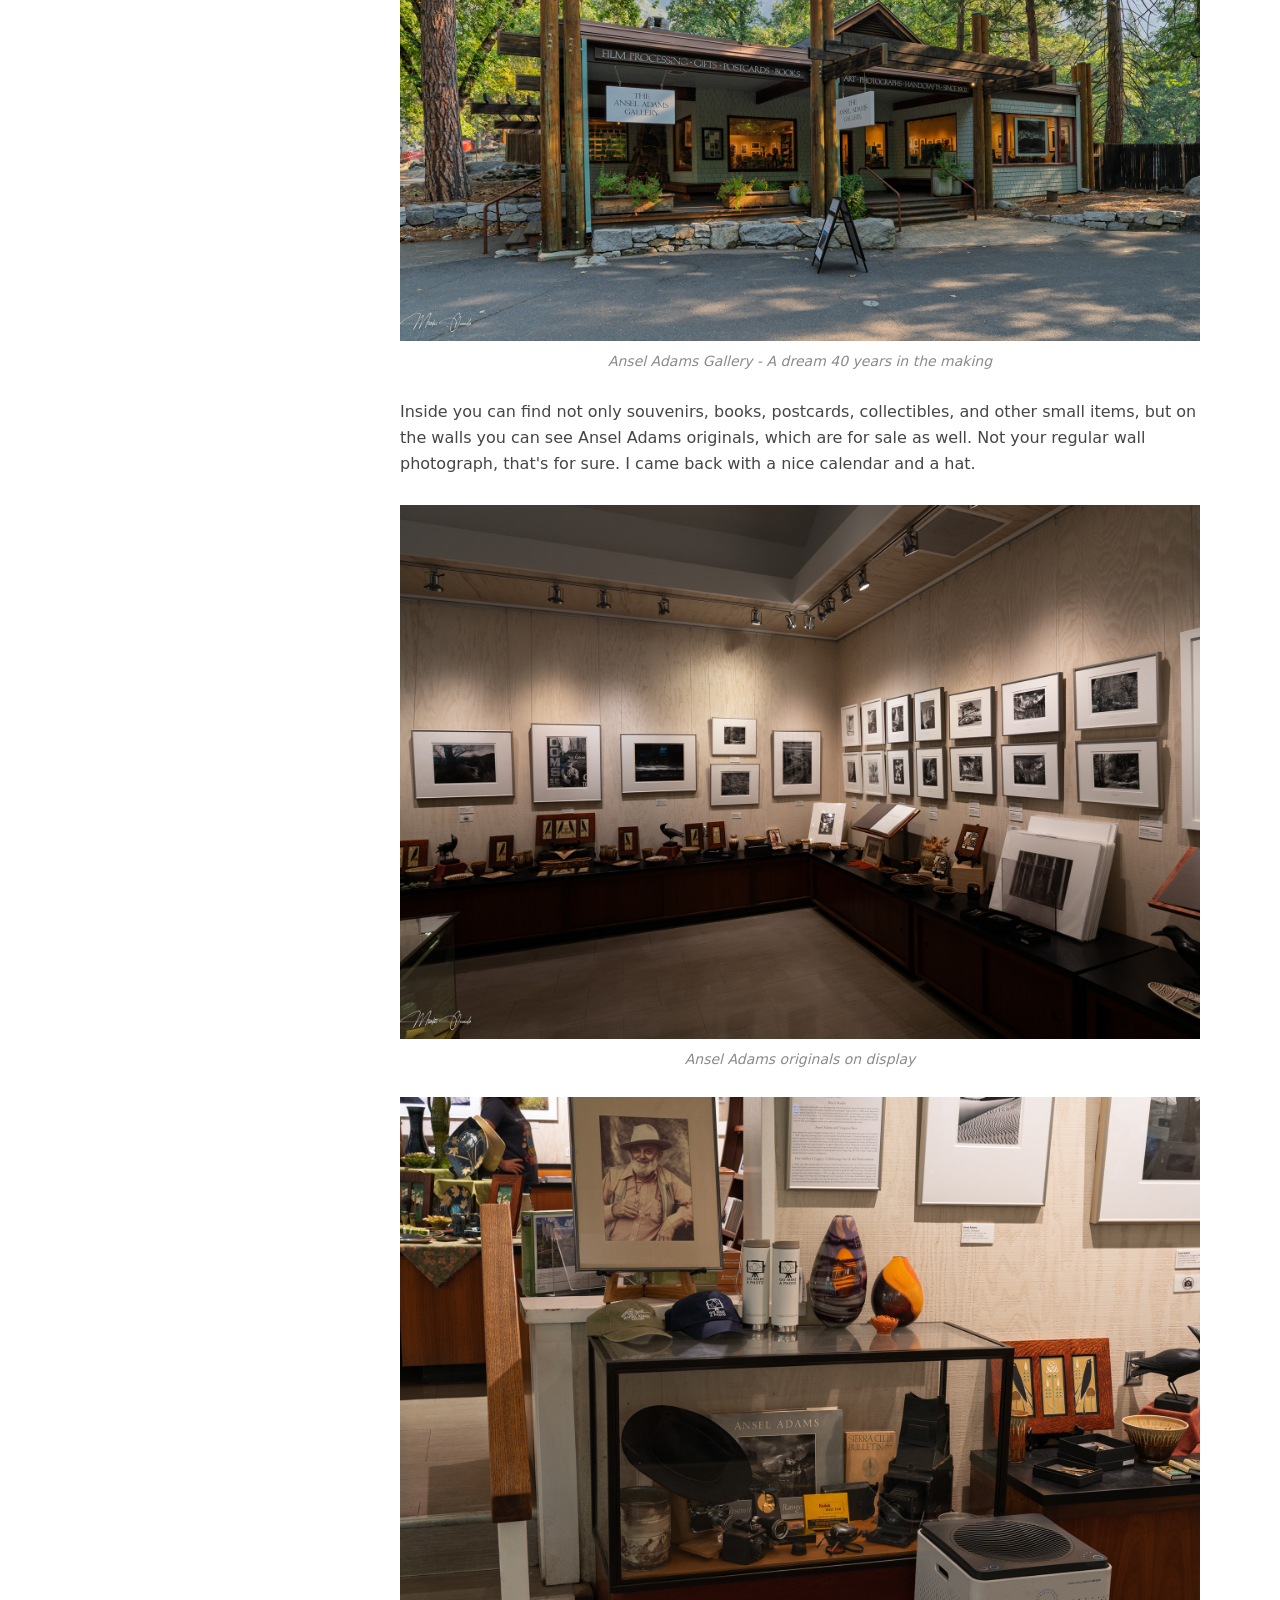
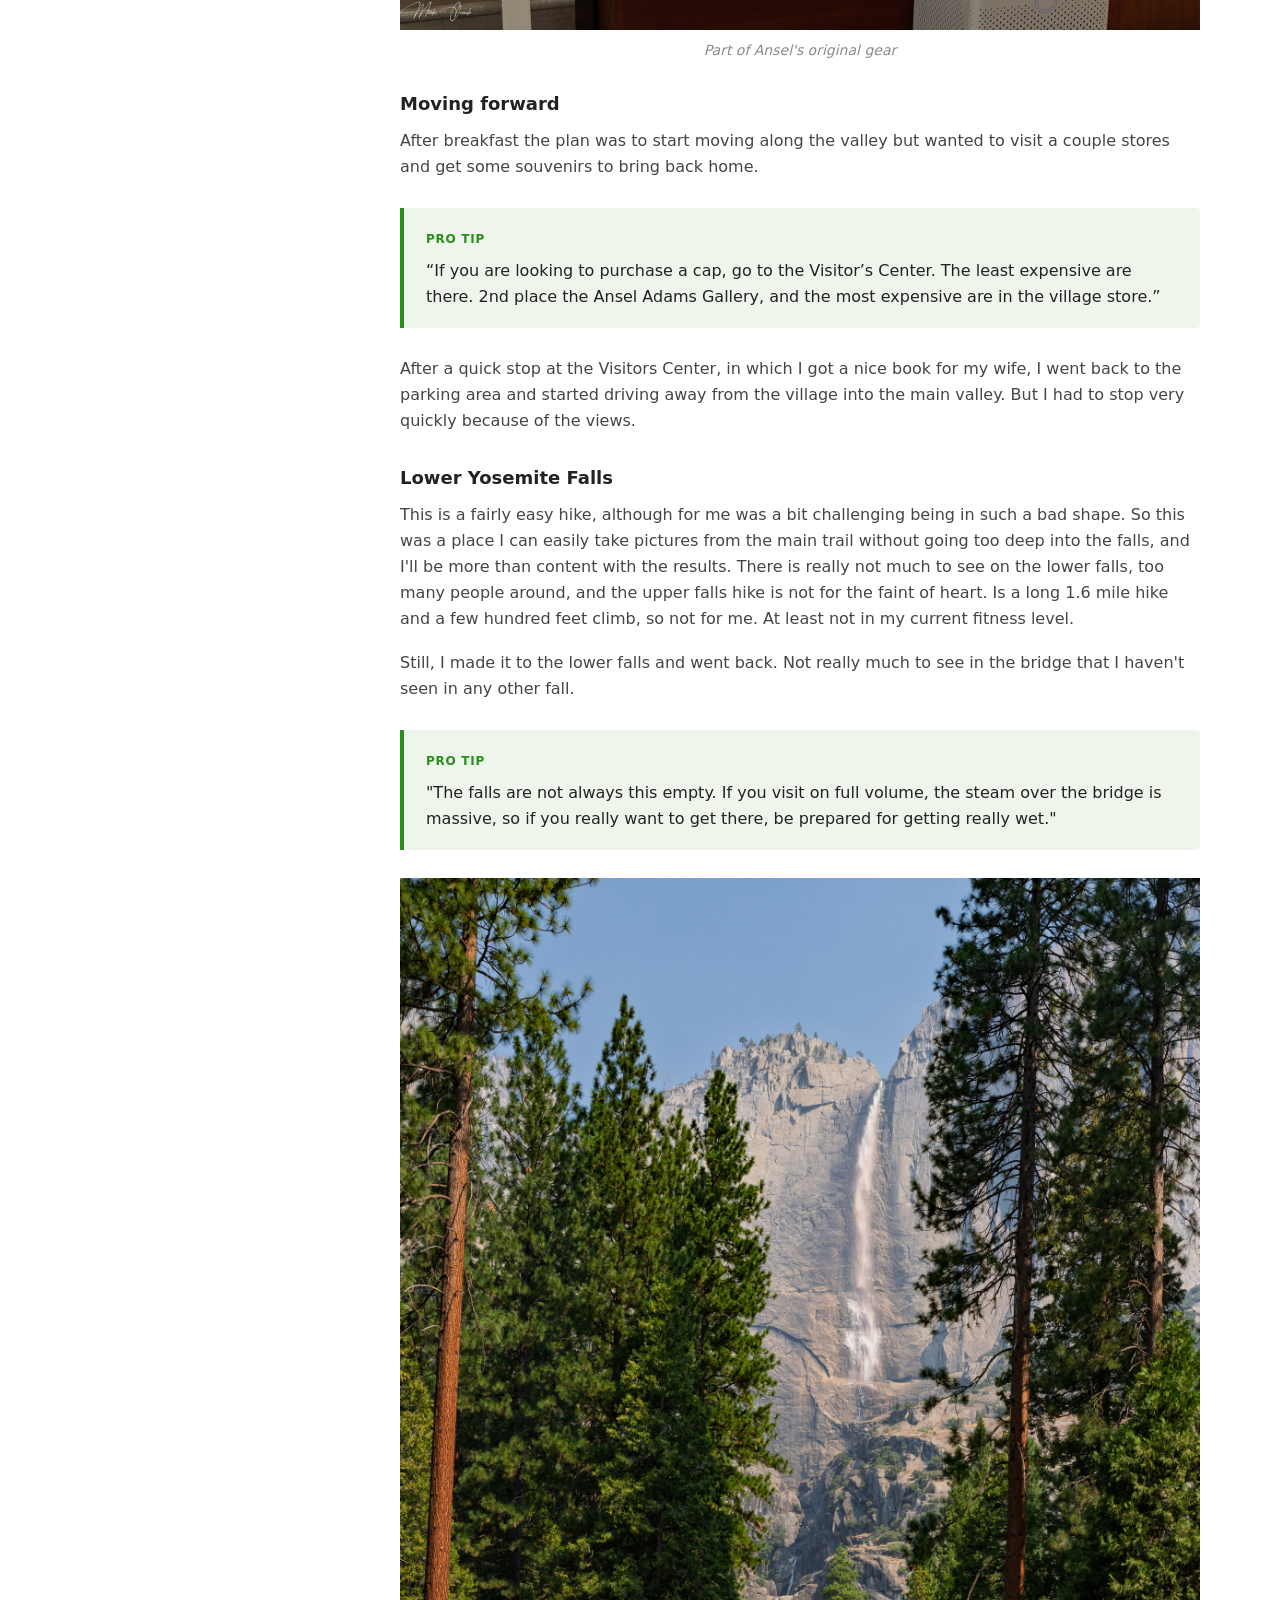
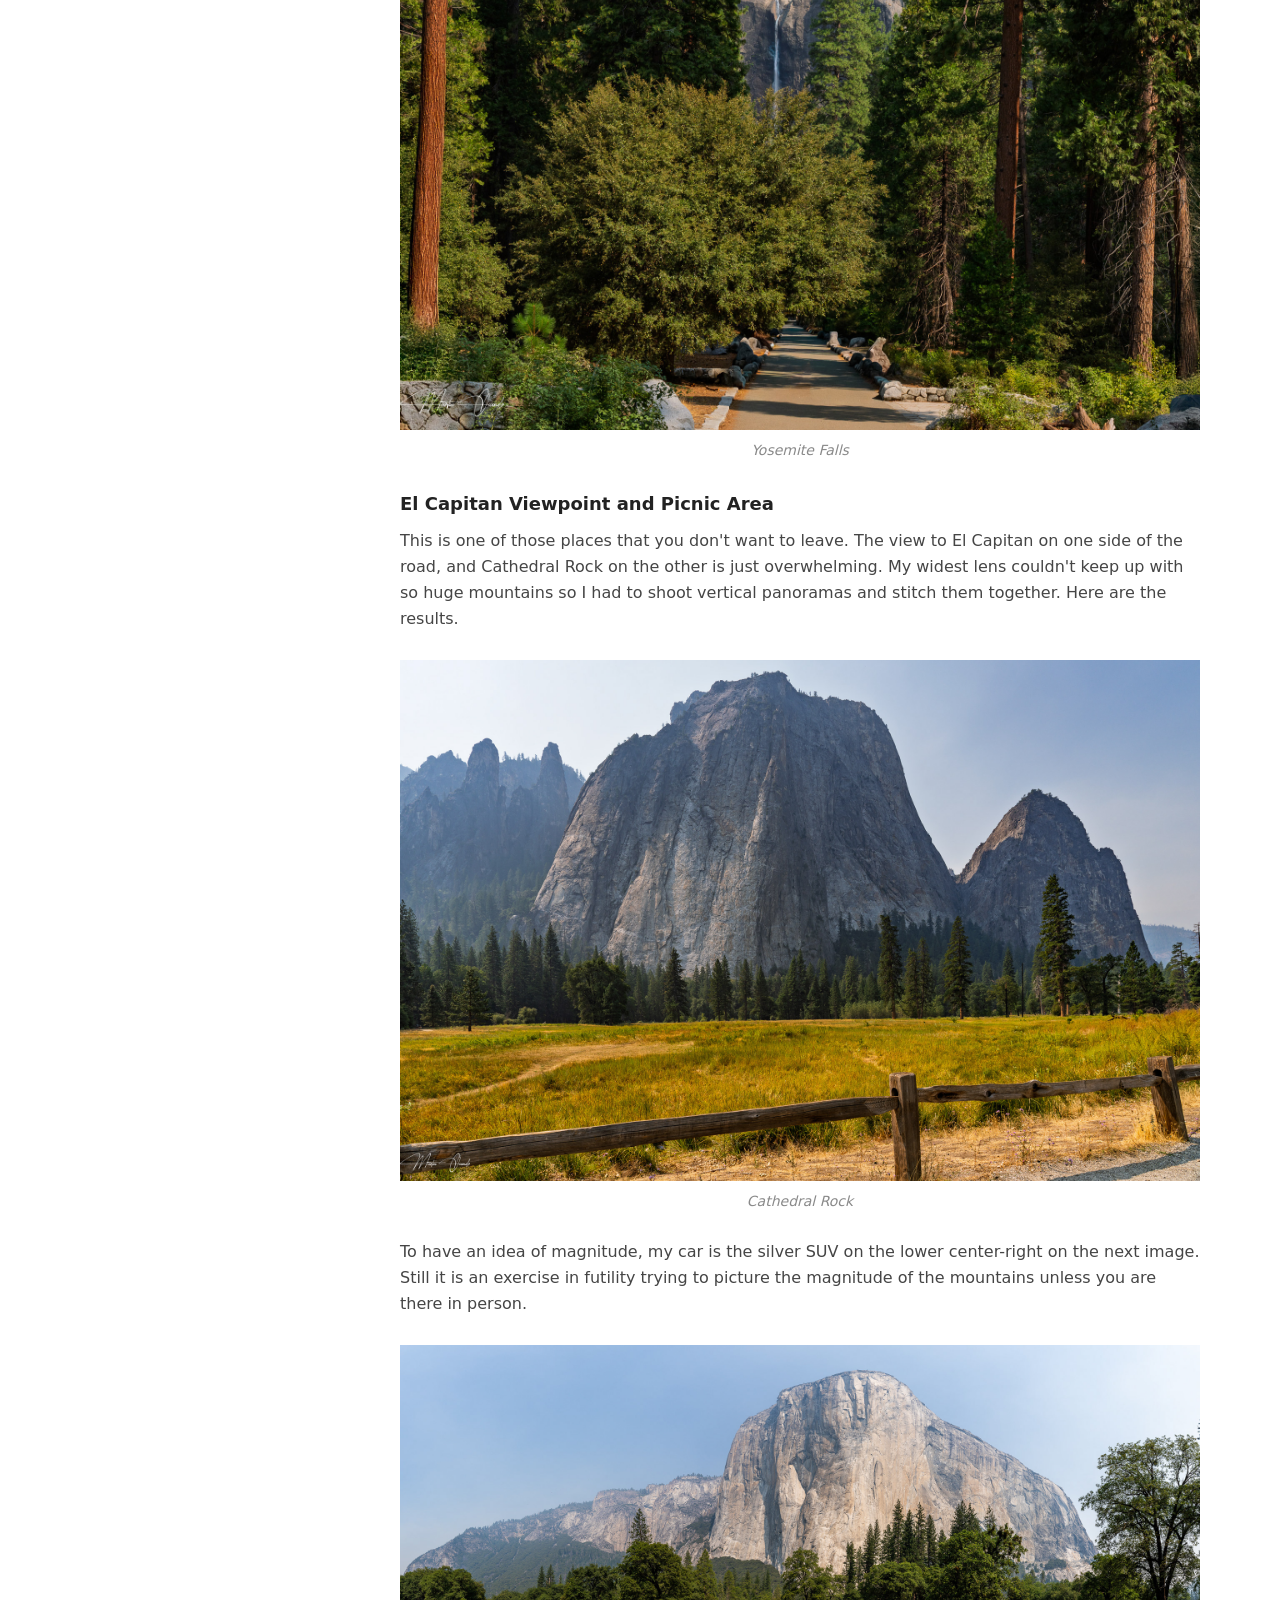
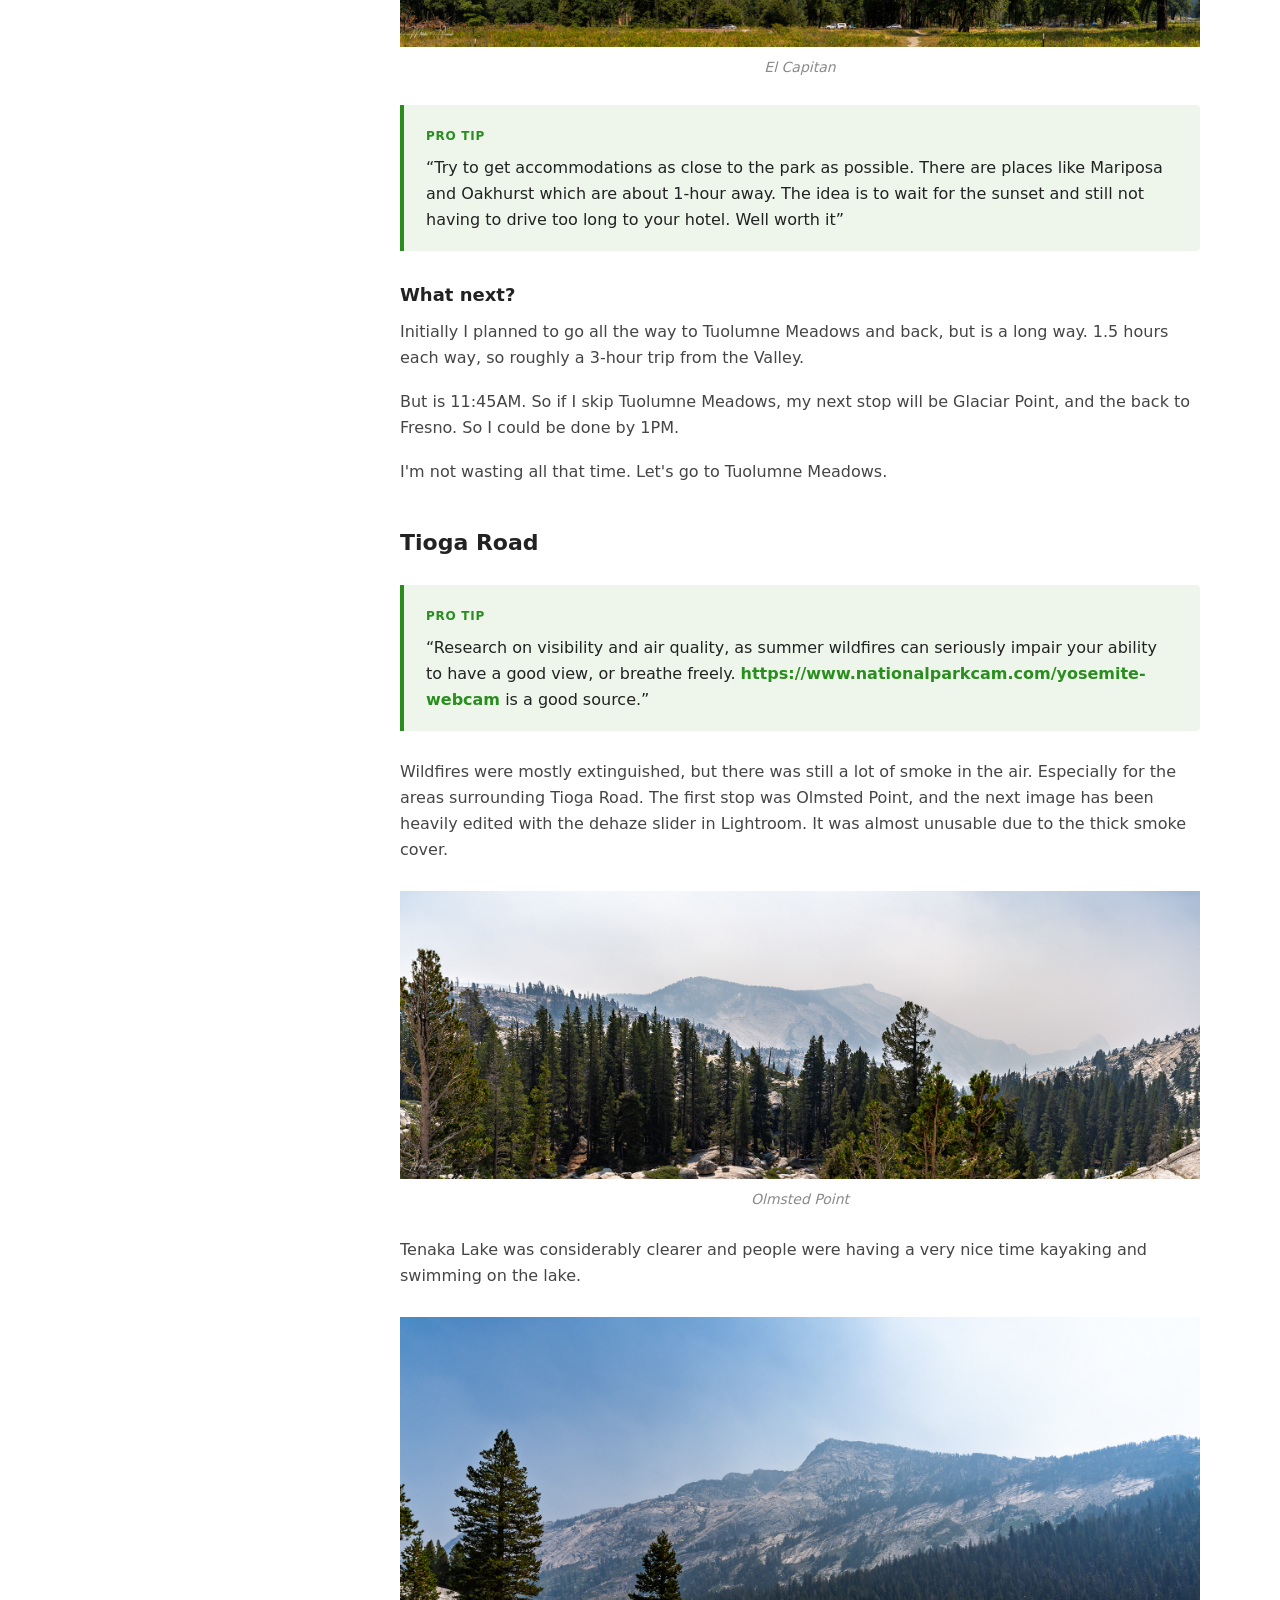
<file: yosemite.html>
<!DOCTYPE html>
<html lang="en">
<head>
<meta charset="utf-8">
<meta name="viewport" content="width=device-width, initial-scale=1">
<title>A photographer&#x27;s log for a one day visit to Yosemite National Park · Martin Ocando</title>
<meta name="description" content="Before we begin, let me say that you should try your best to spend at least a couple days in Yosemite National Park in California. And not because is so…">
<link rel="canonical" href="https://blog.martinocando.com/yosemite">
<link rel="icon" type="image/png" href="/siteicon_white.png">
<meta property="og:title" content="A photographer&#x27;s log for a one day visit to Yosemite National Park · Martin Ocando">
<meta property="og:description" content="Before we begin, let me say that you should try your best to spend at least a couple days in Yosemite National Park in California. And not because is so…">
<meta property="og:url" content="https://blog.martinocando.com/yosemite">
<meta property="og:type" content="article">
<meta property="og:image" content="https://blog.martinocando.com/images/yosemite-cover.jpg">
<link rel="stylesheet" href="/style.css">
</head>
<body>
<div class="layout">

<aside class="sidebar">
  <a class="logo" href="https://martinocando.com/portfolio"><img src="/logo.png" alt="Martin Ocando"></a>
  <button class="menu-toggle" type="button" aria-expanded="false" aria-controls="site-nav">Menu</button>
  <nav class="site-nav" id="site-nav" aria-label="martinocando.com">
    <div class="group">
      <a class="group-title" href="https://martinocando.com/work">Work</a>
      <a href="https://martinocando.com/portfolio">Portfolio</a>
      <a href="https://martinocando.com/events">Events</a>
      <a href="https://martinocando.com/6x17-1">6x17</a>
    </div>
    <div class="group">
      <a class="group-title" href="https://martinocando.com/gear-links">Gear</a>
    </div>
    <div class="group">
      <a class="nav-link" href="https://allthelinks.martinocando.com/">All The Links</a>
    </div>
    <div class="group">
      <a href="https://martinocando.com/purchasing-gear">Gear Buying Advice</a>
    </div>
    <div class="group">
      <a class="nav-link current" href="/">Blog</a>
    </div>
    <div class="group">
      <a href="https://martinocando.com/contact">Contact</a>
    </div>
  </nav>
</aside>

<main class="content" id="top">
<a class="back" href="/">← All posts</a>
<article>
<header class="post-header">
<h1>A photographer's log for a one day visit to Yosemite National Park</h1>
<p class="post-date">October 4th, 2025</p>
</header>
<nav class="in-post" aria-label="In this post">
  <span>In this post</span>
  <ol>
    <li><a href="#a-bit-of-history">A bit of history</a></li>
    <li><a href="#the-plan">The Plan</a></li>
    <li><a href="#tunnel-view">Tunnel View</a></li>
    <li><a href="#tioga-road">Tioga Road</a></li>
    <li><a href="#tuolumne-meadows">Tuolumne Meadows</a></li>
    <li><a href="#glacier-point">Glacier Point</a></li>
    <li><a href="#final-tips">Final tips</a></li>
    <li><a href="#goodbye-yosemite-national-park">GoodBye Yosemite National Park</a></li>
  </ol>
</nav>

<div class="post-body">
<p>Before we begin, let me say that you should try your best to spend at least a couple days in Yosemite National Park in California. And not because is so large that you need a lot of time to visit all the best places, but because one of the highlights of this park are the amazing sunsets and sunrises. So if you don't arrive before sunrise, or leave after sunset, you are missing the best light that can paint those gorgeous mountains.</p>

<figure class="">
    <a href="images/yosemite-01.jpg" target="_blank"><img src="images/yosemite-01.jpg" alt="Tunnel View - 6:27AM - Be prepared to wake up very early. Is worth every second." loading="lazy"></a>
    <figcaption>Tunnel View - 6:27AM - Be prepared to wake up very early. Is worth every second.</figcaption>
</figure>

<h2 id="a-bit-of-history">A bit of history</h2>

<p>Back in the early 80s, my friend Carlos and I shared the love for photography, especially Landscape. And he owned several books from Ansel Adams and Galen Rowell, two of the main artists creating the most breathtaking views of the National Parks, especially in California.</p>

<p>Ansel took a more “traditional” approach, using black and white and a view camera. He used to shoot from the roof his car.</p>

<figure class="">
    <a href="images/yosemite-02.png" target="_blank"><img src="images/yosemite-02.png" alt="Ansel Adams in Yosemite National Park - Photo courtesy of The Ansel Adams Gallery." loading="lazy"></a>
    <figcaption>Ansel Adams in Yosemite National Park - Photo courtesy of The Ansel Adams Gallery.</figcaption>
</figure>

<p>His images are amazing and his technique was a combination of capture and lab work that no photographer I know have ever mastered. He even invented his own exposure technique, the famous Zone System, still used today.</p>

<p>In the next image, I tried to humbly mimic the Ansel Adams look.</p>

<figure class="">
    <a href="images/yosemite-03.jpg" target="_blank"><img src="images/yosemite-03.jpg" alt="A photographer&#x27;s log for a one day visit to Yosemite National Park" loading="lazy"></a>
</figure>

<p>Galen Rowell, a more recent photographer than Adams, and far more intrepid, lived pretty close to the park, on a town reachable via the Tioga Roda, the same that takes you to Tuolumne Meadows. He used to shoot Yosemite quite frequently, along with many other parks and places all around the world. Sadly died way too early, killed with his wife on a plane crash.</p>

<p>I always quote him as a signature for my forum profiles: "One of the biggest mistakes a photographer can make is to look at the real world and cling to the vain hope that next time his film will somehow bear a closer resemblance to it"</p>

<p>He was a master of Alpenglow, which is the warm orange color that can be seen on the top of the mountains at early morning or late afternoon. It was coined in reference of the Swiss Alps. So when I saw the scene in the next picture, I got tears in my eyes and though: “Oh my God… My first alpenglow”.</p>

<figure class="">
    <a href="images/yosemite-04.jpg" target="_blank"><img src="images/yosemite-04.jpg" alt="Early light over Cathedral Rock from Sentinel Bridge" loading="lazy"></a>
    <figcaption>Early light over Cathedral Rock from Sentinel Bridge</figcaption>
</figure>

<p>Galen Rowel also mastered layering in Landscape Photography, and this image reminded me of that with Merced River on the foreground, the trees in the middle, and El Capitan in all its glory as the Background.</p>

<figure class="">
    <a href="images/yosemite-05.jpg" target="_blank"><img src="images/yosemite-05.jpg" alt="El Capitan from Merced River Creek" loading="lazy"></a>
    <figcaption>El Capitan from Merced River Creek</figcaption>
</figure>

<aside class="tip"><span class="tip-label">Pro Tip</span><p>“You’ll drive a lot, so get a companion, ideally one that can drive”</p></aside>

<h2 id="the-plan">The Plan</h2>

<p>If anyone asks me one single bit of advise of visiting Yosemite is: Take your time. I didn't follow my own advice and I rushed through everything. I should have stopped, get out of the car, and spend a good amount of time setting up my tripod (which I didn't use), so I could come back with the best photos possible, but I was afraid the I wouldn't have enough time. And let me tell you, unless you want to hike every trail in the valley, you'll have enough time for the basics. So, keep it slow.</p>

<p>The initial plan was:</p>

<ol>
  <li>Friday: LA to Motel 6 in Fresno</li>
  <li>Saturday Motel 6 to Tunnel View</li>
  <li>Yosemite Village</li>
  <li>Lower Yosemite Falls</li>
  <li>El Capitan Viewpoint</li>
  <li>Tuolumne Meadows (Quick stops at Olmsted Point and Tenaka Lake)</li>
  <li>Back to the Valley and last stop at Glaciar Point</li>
  <li>Back to Fresno</li>
  <li>Sunday: Back to LA</li>
</ol>

<p>Timing wise I feared I would have not enough time to see everything, but at the end I decided to do the plan as originally laid out. That caused that I rushed through places I should have stayed and take time to enjoy the place and take as many photos as possible. Instead I shot everything very fast, and ended up having lots of spare time.</p>

<p>I drove over 900 miles, in 3 days. That is a LOT. I spent 22 hours behind the wheel, and I felt it every single day of the following week. Fortunately the car I rented was quite comfortable, a 2025 KIA Sportage with all the goodies, including cruise control and automatic high beam lights, which were quite useful driving up to Yosemite Valley in total darkness.</p>

<p><strong>Friday September 5th 2025:</strong> Left Long Beach at 2:00 PM. Traffic leaving LA was brutal. Put some gas in Gorman and continued non-stop to Fresno</p>

<figure class="">
    <a href="images/yosemite-06.jpg" target="_blank"><img src="images/yosemite-06.jpg" alt="Gorman, California" loading="lazy"></a>
    <figcaption>Gorman, California</figcaption>
</figure>

<p>Arrived at Fresno at around 7:00 PM (5 hours driving time). Went to Whole Foods to get groceries, dinner for Friday and Breakfast and Lunch for Saturday. There are not many options to eat in Yosemite, so bringing your food is highly recommended, especially if you are going to be venturing away from the village.</p>

<p>I was very excited about Saturday so went to sleep at around 10:30PM.</p>

<figure class="">
    <a href="images/yosemite-07.jpg" target="_blank"><img src="images/yosemite-07.jpg" alt="A photographer&#x27;s log for a one day visit to Yosemite National Park" loading="lazy"></a>
</figure>

<p><strong>Saturday September 6th 2025:</strong> Woke up at 3:40 AM. Actually had the alarm set for 4AM, calculating to leave around 4:30 which will allow me to arrive at Tunnel View at around 6:30AM, well into the sunrise, but the excitement didn't let me sleep more.</p>

<p>Left the motel at Fresno at 4:10AM.</p>

<aside class="tip"><span class="tip-label">Pro Tip</span><p>“Fill up your tank before arriving to Yosemite. There are no gas stations readily available.”</p></aside>

<p>Made a stop at the Chukchansi Crossing Fuel Station, highly recommended. Filled up the tank and got a nice warm coffee, which I desperately needed.</p>

<p>The drive up the valley was overall quite good. It was pitch black, but my car had automated high beams, which really helped to keep my hands securely on the wheel. The road is in great shape all the way so it felt very safe.</p>

<aside class="tip"><span class="tip-label">Pro Tip</span><p>“Try crossing the Park Ranger booths before 7AM, you won’t pay anything and there is no line waiting. Maybe is not the same all the time, so do your own research.”</p></aside>

<h2 id="tunnel-view">Tunnel View</h2>

<p>I knew that once you cross the tunnel, you'll be greeted with a breathtaking view of the Yosemite Valley with most of the important mountains and granite giants in one single scene. But you are never prepared to see something like this for the first time.</p>

<figure class="">
    <a href="images/yosemite-08.jpg" target="_blank"><img src="images/yosemite-08.jpg" alt="Tunnel View, 6:25 AM" loading="lazy"></a>
    <figcaption>Tunnel View, 6:25 AM</figcaption>
</figure>

<p>After spending a few minutes here, tearing out of excitement and awe, calling friends and family and sharing the breathtaking view I drove down the valley.</p>

<p>I couldn't avoid stopping from time to time to capture what I was seeing on the roadside, and quite frankly I should have spent much more time in every spot. Starting from a view of El Capitan from the Merced River creek -as seen before when I mentioned Galen Rowell-  and this one from the Sentinel Bridge.</p>

<figure class="">
    <a href="images/yosemite-09.jpg" target="_blank"><img src="images/yosemite-09.jpg" alt="Early light over El Capitan from Sentinel Bridge" loading="lazy"></a>
    <figcaption>Early light over El Capitan from Sentinel Bridge</figcaption>
</figure>

<h3 id="yosemite-valley-village">Yosemite Valley Village</h3>

<p>At around 7:15 AM I reached the village, featuring the Visitor's Center, hoping to have more coffee and breakfast. The deli have good prices overall and the coffee is good. Had to wait a few minutes until the rest of the facilities opened at 7:30 AM and 8:00 AM, so having breakfast at that hour was perfect.</p>

<aside class="tip"><span class="tip-label">Pro Tip</span><p>“Watch for the roads near the village. Sometimes the main access is restricted, and your only access is through the Hospital. You’ll be able to park near the main village area, but if you can’t, park as soon as you see a big building with lots of restrooms be ready to full 15 minute circle to return to the area and start over. I know, it happened to me.”</p></aside>

<h3 id="a-dream-came-true">A dream came true</h3>

<p>Carlos and I loved to browse Ansel Adams books, marveled at the vistas of Yosemite National Park. When we realized that there was a Gallery in the park we dreamed of one day visiting it. Imagine how I felt when I saw this.</p>

<figure class="">
    <a href="images/yosemite-10.jpg" target="_blank"><img src="images/yosemite-10.jpg" alt="Ansel Adams Gallery - A dream 40 years in the making" loading="lazy"></a>
    <figcaption>Ansel Adams Gallery - A dream 40 years in the making</figcaption>
</figure>

<p>Inside you can find not only souvenirs, books, postcards, collectibles, and other small items, but on the walls you can see Ansel Adams originals, which are for sale as well. Not your regular wall photograph, that's for sure. I came back with a nice calendar and a hat.</p>

<figure class="">
    <a href="images/yosemite-11.jpg" target="_blank"><img src="images/yosemite-11.jpg" alt="Ansel Adams originals on display" loading="lazy"></a>
    <figcaption>Ansel Adams originals on display</figcaption>
</figure>

<figure class="">
    <a href="images/yosemite-12.jpg" target="_blank"><img src="images/yosemite-12.jpg" alt="Part of Ansel&#x27;s original gear" loading="lazy"></a>
    <figcaption>Part of Ansel's original gear</figcaption>
</figure>

<h3 id="moving-forward">Moving forward</h3>

<p>After breakfast the plan was to start moving along the valley but wanted to visit a couple stores and get some souvenirs to bring back home.</p>

<aside class="tip"><span class="tip-label">Pro Tip</span><p>“If you are looking to purchase a cap, go to the Visitor’s Center. The least expensive are there. 2nd place the Ansel Adams Gallery, and the most expensive are in the village store.”</p></aside>

<p>After a quick stop at the Visitors Center, in which I got a nice book for my wife, I went back to the parking area and started driving away from the village into the main valley. But I had to stop very quickly because of the views.</p>

<h3 id="lower-yosemite-falls">Lower Yosemite Falls</h3>

<p>This is a fairly easy hike, although for me was a bit challenging being in such a bad shape. So this was a place I can easily take pictures from the main trail without going too deep into the falls, and I'll be more than content with the results. There is really not much to see on the lower falls, too many people around, and the upper falls hike is not for the faint of heart. Is a long 1.6 mile hike and a few hundred feet climb, so not for me. At least not in my current fitness level.</p>

<p>Still, I made it to the lower falls and went back. Not really much to see in the bridge that I haven't seen in any other fall.</p>

<aside class="tip"><span class="tip-label">Pro Tip</span><p>"The falls are not always this empty. If you visit on full volume, the steam over the bridge is massive, so if you really want to get there, be prepared for getting really wet."</p></aside>

<figure class="">
    <a href="images/yosemite-13.jpg" target="_blank"><img src="images/yosemite-13.jpg" alt="Yosemite Falls" loading="lazy"></a>
    <figcaption>Yosemite Falls</figcaption>
</figure>

<h3 id="el-capitan-viewpoint-and-picnic-area">El Capitan Viewpoint and Picnic Area</h3>

<p>This is one of those places that you don't want to leave. The view to El Capitan on one side of the road, and Cathedral Rock on the other is just overwhelming. My widest lens couldn't keep up with so huge mountains so I had to shoot vertical panoramas and stitch them together. Here are the results.</p>

<figure class="">
    <a href="images/yosemite-14.jpg" target="_blank"><img src="images/yosemite-14.jpg" alt="Cathedral Rock" loading="lazy"></a>
    <figcaption>Cathedral Rock</figcaption>
</figure>

<p>To have an idea of magnitude, my car is the silver SUV on the lower center-right on the next image. Still it is an exercise in futility trying to picture the magnitude of the mountains unless you are there in person.</p>

<figure class="">
    <a href="images/yosemite-15.jpg" target="_blank"><img src="images/yosemite-15.jpg" alt="El Capitan" loading="lazy"></a>
    <figcaption>El Capitan</figcaption>
</figure>

<aside class="tip"><span class="tip-label">Pro Tip</span><p>“Try to get accommodations as close to the park as possible. There are places like Mariposa and Oakhurst which are about 1-hour away. The idea is to wait for the sunset and still not having to drive too long to your hotel. Well worth it”</p></aside>

<h3 id="what-next">What next?</h3>

<p>Initially I planned to go all the way to Tuolumne Meadows and back, but is a long way. 1.5 hours each way, so roughly a 3-hour trip from the Valley.</p>

<p>But is 11:45AM. So if I skip Tuolumne Meadows, my next stop will be Glaciar Point, and the back to Fresno. So I could be done by 1PM.</p>

<p>I'm not wasting all that time. Let's go to Tuolumne Meadows.</p>

<h2 id="tioga-road">Tioga Road</h2>

<aside class="tip"><span class="tip-label">Pro Tip</span><p>“Research on visibility and air quality, as summer wildfires can seriously impair your ability to have a good view, or breathe freely. <a href="https://www.nationalparkcam.com/yosemite-webcam" target="_blank" rel="noopener">https://www.nationalparkcam.com/yosemite-webcam</a> is a good source.”</p></aside>

<p>Wildfires were mostly extinguished, but there was still a lot of smoke in the air. Especially for the areas surrounding Tioga Road. The first stop was Olmsted Point, and the next image has been heavily edited with the dehaze slider in Lightroom. It was almost unusable due to the thick smoke cover.</p>

<figure class="">
    <a href="images/yosemite-16.jpg" target="_blank"><img src="images/yosemite-16.jpg" alt="Olmsted Point" loading="lazy"></a>
    <figcaption>Olmsted Point</figcaption>
</figure>

<p>Tenaka Lake was considerably clearer and people were having a very nice time kayaking and swimming on the lake.</p>

<figure class="">
    <a href="images/yosemite-17.jpg" target="_blank"><img src="images/yosemite-17.jpg" alt="A photographer&#x27;s log for a one day visit to Yosemite National Park" loading="lazy"></a>
</figure>

<figure class="">
    <a href="images/yosemite-18.jpg" target="_blank"><img src="images/yosemite-18.jpg" alt="A photographer&#x27;s log for a one day visit to Yosemite National Park" loading="lazy"></a>
</figure>

<h2 id="tuolumne-meadows">Tuolumne Meadows</h2>

<p>I made a mistake on my trip to Tuolumne Meadows, but it was really not my fault as my initial plan was to skip it from this trip, so I failed to see that after the spot where I parked to take some vistas of the meadows, there is a visitors center, with a proper parking space, and there is a short and easy trail called Tuolumne Meadows Footbridge. But I never got there. I was more worried about the time it'll take me to drive back, than actually enjoying the place.</p>

<p>I simply saw a “Tuolumne Meadows” sign, and stopped at the first road side parking spot I could find.</p>

<p>I took a few images, but the weather was very smoky, so it was really hard to have a clear view.</p>

<figure class="">
    <a href="images/yosemite-19.jpg" target="_blank"><img src="images/yosemite-19.jpg" alt="Really heavy wildfire smoke" loading="lazy"></a>
    <figcaption>Really heavy wildfire smoke</figcaption>
</figure>

<figure class="">
    <a href="images/yosemite-20.jpg" target="_blank"><img src="images/yosemite-20.jpg" alt="After some serious dehaze in Lightroom" loading="lazy"></a>
    <figcaption>After some serious dehaze in Lightroom</figcaption>
</figure>

<p>I saw no solution but to apply Ansel Adams Black and White style editing and try to bring some details back. I hope you like my version of Tuolumne Meadows.</p>

<figure class="">
    <a href="images/yosemite-21.jpg" target="_blank"><img src="images/yosemite-21.jpg" alt="Tuolumne Meadows - Heavy B&amp;W conversion and editing" loading="lazy"></a>
    <figcaption>Tuolumne Meadows - Heavy B&amp;W conversion and editing</figcaption>
</figure>

<h3 id="driving-back-to-the-valley">Driving back to the valley</h3>

<p>After 1 hour and 30 minutes, I turned back to Yosemite Valley. Next stop was Glaciar Point, but I was going to pass through Tunnel View again, so it was logical to stop and see how it looks in early afternoon light.</p>

<aside class="tip"><span class="tip-label">Pro Tip</span><p>“If you need to go to a restroom before visiting Glacier Point, is a good idea to do it in the valley as the restroom facilities in Glacier Point are less than ideal, and since is so crowded, you can find it pretty uncomfortable, so better safe than sorry.”</p></aside>

<figure class="">
    <a href="images/yosemite-22.jpg" target="_blank"><img src="images/yosemite-22.jpg" alt="Tunnel View - Early afternoon" loading="lazy"></a>
    <figcaption>Tunnel View - Early afternoon</figcaption>
</figure>

<p>So, I made a pretty good time. I went to Tuolumne Meadows and back in less than 3 hours, but is time to our last spot and head back to my motel to have some well earned dinner, a couple of glasses of wine, and edit some of the photos so I can share with the family.</p>

<h2 id="glacier-point">Glacier Point</h2>

<p>I don't know if the left side of Half Dome is a Glacier, but it certainly looks like one, and I feel that is the reason why it got its name. The granite giant was once a full dome, but due to icing and maybe a seismic event it cracked and the left side fell down. This is just what I heard what could have happened and why it has such a unique shape.</p>

<figure class="">
    <a href="images/yosemite-23.jpg" target="_blank"><img src="images/yosemite-23.jpg" alt="Half Done from Glacier Point" loading="lazy"></a>
    <figcaption>Half Done from Glacier Point</figcaption>
</figure>

<p>There is s hiking trail that takes you to the other side of the Glacier Point view and you can look down at the Yosemite Valley. Is a pretty cool view, although not as massive as Glacier Point.</p>

<figure class="">
    <a href="images/yosemite-24.jpg" target="_blank"><img src="images/yosemite-24.jpg" alt="Yosemite Valley overview from Glacier Point" loading="lazy"></a>
    <figcaption>Yosemite Valley overview from Glacier Point</figcaption>
</figure>

<h2 id="final-tips">Final tips</h2>

<aside class="tip"><span class="tip-label">Pro Tip</span><p>“Get in the best shape possible before visiting Yosemite. Your enjoyment level will be directly proportional to your fitness.”</p></aside>

<p>Yosemite can be a once in a lifetime experience for some, or a regular event for those fortunate enough to be able to visit regularly. I'm amongst the formers, although I have some trips to the area planned for the next few years, and I do want to visit again. This time I'll do things considerably slower:</p>

<ul>
  <li>Stay as near to the part as possible so you can enjoy back to back sunrises and sunsets.</li>
  <li>Take your time. Better to spend more time in a specific spot than rushing.</li>
  <li>Walk around the valley, there is a lot to see, and people (me included) tend to just get to what you can reach by car.</li>
  <li>Tuloumne Meadows is worth the trip, but maybe not worth the 3-hour round trip if you are short on time.</li>
  <li>I will avoid Tuolumne Meadows on my next visit, as I prefer to explore the El Capitan meadows and get closer to Half Dome.</li>
</ul>

<h2 id="goodbye-yosemite-national-park">GoodBye Yosemite National Park</h2>

<p>With tears in my eyes, literally, I said good bye to Yosemite National Park. Until the next time.</p>

<p>It was an overwhelming experience. A dream that came true 40 years later, and one that I will revisit as soon as I'm able, next time being in a much slower pace and more focused on photography rather than visiting all the places as fast as I can.</p>

<figure class="">
    <a href="images/yosemite-25.jpg" target="_blank"><img src="images/yosemite-25.jpg" alt="Glacier Point Panorama" loading="lazy"></a>
    <figcaption>Glacier Point Panorama</figcaption>
</figure>
</div>
</article>

<a class="top" href="#top">↑ Back to top</a>
<nav class="prev-next"><a class="older" href="/switch-iii"><span>Older</span>My Switch Story part 3 - Settling on flexibility.</a><a class="newer" href="/learning-from-mistakes"><span>Newer</span>Learning From My Photography Gear Mistakes</a></nav>

<footer>
  © Martin Ocando · <a href="https://martinocando.com/">martinocando.com</a> · <a href="https://allthelinks.martinocando.com/">Gear links</a>
</footer>
</main>

</div>
<script src="/site.js"></script>
</body>
</html>
</file>
<file: style.css>
/* Shared styles for blog.martinocando.com — matches the look of martinocando.com */
:root {
  --bg: #ffffff;
  --heading: #222222;
  --text: #454545;
  --nav: #363636;
  --muted: #8a8a8a;
  --rule: #e8e8e8;
  --soft: #f6f6f4;
  --accent: #298e1e;
  --accent-soft: #eef6ec;
  --font: Verdana, Geneva, "DejaVu Sans", sans-serif;
}
* { box-sizing: border-box; }
html { scroll-behavior: smooth; background: var(--bg); color-scheme: light; }
body { margin: 0; background: var(--bg); color: var(--text); font: 16px/26px var(--font); }
a { color: var(--accent); font-weight: 700; text-decoration: none; }
a:hover { text-decoration: underline; }

/* ---------- Layout: left sidebar + content ---------- */
.layout {
  display: grid;
  grid-template-columns: 240px minmax(0, 800px);
  justify-content: center;
  column-gap: 80px;
  padding: 0 40px;
  min-height: 100vh;
}
.sidebar {
  position: sticky; top: 0; align-self: start;
  max-height: 100vh; overflow-y: auto;
  width: 240px;
  padding: 60px 0 40px;
}
.logo { display: inline-block; }
.logo img { width: 200px; height: auto; display: block; }
.menu-toggle { display: none; }
.site-nav { margin-top: 56px; font-size: 14px; }
.site-nav .group { margin-bottom: 26px; }
.site-nav .group-title {
  display: block; color: var(--heading); font-weight: 700;
  font-size: 14px; margin-bottom: 10px;
}
.site-nav .group a:not(.group-title) { display: block; color: var(--nav); font-weight: 400; line-height: 23px; }
.site-nav .group a.nav-link { color: var(--heading); font-weight: 700; }
.site-nav a.current, .site-nav a.current-group { color: var(--accent) !important; font-weight: 700 !important; }

.content { padding: 30px 0 80px; min-width: 0; }

/* ---------- Blog index (table of contents) ---------- */
h1 { color: var(--heading); font-size: 30px; line-height: 36px; font-weight: 700; margin: 30px 0 14px; }
.lead { margin: 0 0 32px; }
.cards { list-style: none; margin: 0; padding: 0; }
.card {
  display: grid; grid-template-columns: 240px 1fr; gap: 24px;
  padding: 24px 0; border-top: 1px solid var(--rule);
}
.card:last-child { border-bottom: 1px solid var(--rule); }
.card-img img { width: 100%; aspect-ratio: 4 / 3; object-fit: cover; display: block; background: var(--soft); }
.card h2 { font-size: 20px; line-height: 26px; margin: 0 0 6px; }
.card h2 a { color: var(--heading); }
.card-series { margin: 0 0 4px; font-size: 12px; text-transform: uppercase; letter-spacing: .04em; color: var(--accent); font-weight: 700; }
.card-date, .post-date { margin: 0 0 8px; font-size: 13px; color: var(--muted); }
.card-excerpt { margin: 0 0 10px; font-size: 15px; line-height: 24px; }
.read { font-size: 14px; }

/* ---------- Post ---------- */
.back { display: inline-block; margin-top: 30px; font-size: 14px; font-weight: 400; color: var(--nav); }
.post-header h1 { margin-top: 14px; }
.dek { font-size: 18px; line-height: 28px; color: var(--heading); margin: 0 0 10px; }
.series {
  display: inline-block; margin: 8px 0 0; padding: 6px 12px; font-size: 13px;
  background: var(--accent-soft); border-radius: 4px;
}
.series strong { color: var(--heading); }

.in-post {
  margin: 28px 0 8px; padding: 16px 20px; background: var(--soft); border-left: 3px solid var(--accent);
  font-size: 14px; line-height: 22px;
}
.in-post span { display: block; font-weight: 700; color: var(--heading); text-transform: uppercase; font-size: 12px; letter-spacing: .04em; margin-bottom: 6px; }
.in-post ol { margin: 0; padding-left: 20px; columns: 2; column-gap: 32px; }
.in-post li { break-inside: avoid; }
.in-post a { font-weight: 400; }

.post-body { margin-top: 24px; }
.post-body p { margin: 0 0 18px; }
.post-body h2 { color: var(--heading); font-size: 22px; line-height: 28px; margin: 44px 0 14px; scroll-margin-top: 20px; }
.post-body h3 { color: var(--heading); font-size: 18px; line-height: 24px; margin: 32px 0 12px; scroll-margin-top: 20px; }
.post-body ul, .post-body ol { margin: 0 0 20px; padding-left: 24px; }
.post-body li { margin: 0 0 8px; padding-left: 4px; }
.post-body li::marker { color: var(--heading); }

figure { margin: 28px 0; }
figure img { display: block; max-width: 100%; height: auto; margin: 0 auto; background: var(--soft); }
figure.grid { display: grid; grid-template-columns: repeat(2, 1fr); gap: 12px; align-items: center; }
figure.grid figcaption { grid-column: 1 / -1; }
figcaption { margin-top: 10px; font-size: 14px; line-height: 20px; color: var(--muted); text-align: center; font-style: italic; }

.tip {
  margin: 28px 0; padding: 18px 22px; background: var(--accent-soft);
  border-left: 4px solid var(--accent); border-radius: 0 4px 4px 0;
}
.tip-label {
  display: block; font-size: 12px; font-weight: 700; text-transform: uppercase; letter-spacing: .06em;
  color: var(--accent); margin-bottom: 6px;
}
.tip p { margin: 0; color: var(--heading); }
.update { margin: 20px 0; padding: 14px 18px; border: 1px dashed var(--accent); border-radius: 4px; }
.update p { margin: 0; }

.top { display: inline-block; margin-top: 30px; font-size: 14px; }
.prev-next {
  display: grid; grid-template-columns: 1fr 1fr; gap: 16px;
  margin-top: 36px; padding-top: 20px; border-top: 1px solid var(--rule);
}
.prev-next a { display: block; font-size: 15px; line-height: 22px; }
.prev-next span { display: block; font-size: 12px; text-transform: uppercase; letter-spacing: .04em; color: var(--muted); font-weight: 400; }
.prev-next .newer { text-align: right; }

footer { margin-top: 48px; padding-top: 16px; border-top: 1px solid var(--rule); font-size: 13px; color: var(--muted); }
footer a { font-weight: 400; }

/* ---------- Tablet / phone ---------- */
@media (max-width: 900px) {
  .layout { display: block; padding: 0; }
  .sidebar {
    position: static; max-height: none; overflow: visible; width: auto;
    padding: 24px 16px 0; display: flex; flex-wrap: wrap; align-items: center; justify-content: space-between;
  }
  .logo img { width: 120px; }
  .menu-toggle {
    display: block; font: 700 13px var(--font); text-transform: uppercase; color: var(--heading);
    background: none; border: 1px solid var(--rule); border-radius: 4px; padding: 8px 12px; cursor: pointer;
  }
  .site-nav { display: none; width: 100%; margin-top: 20px; padding-top: 20px; border-top: 1px solid var(--rule); }
  .site-nav.open { display: block; }
  .content { padding: 0 16px 64px; }
  h1 { font-size: 26px; line-height: 32px; margin-top: 24px; }
  .card { grid-template-columns: 1fr; gap: 14px; }
  .in-post ol { columns: 1; }
  .prev-next { grid-template-columns: 1fr; }
  .prev-next .newer { text-align: left; }
}
</file>
